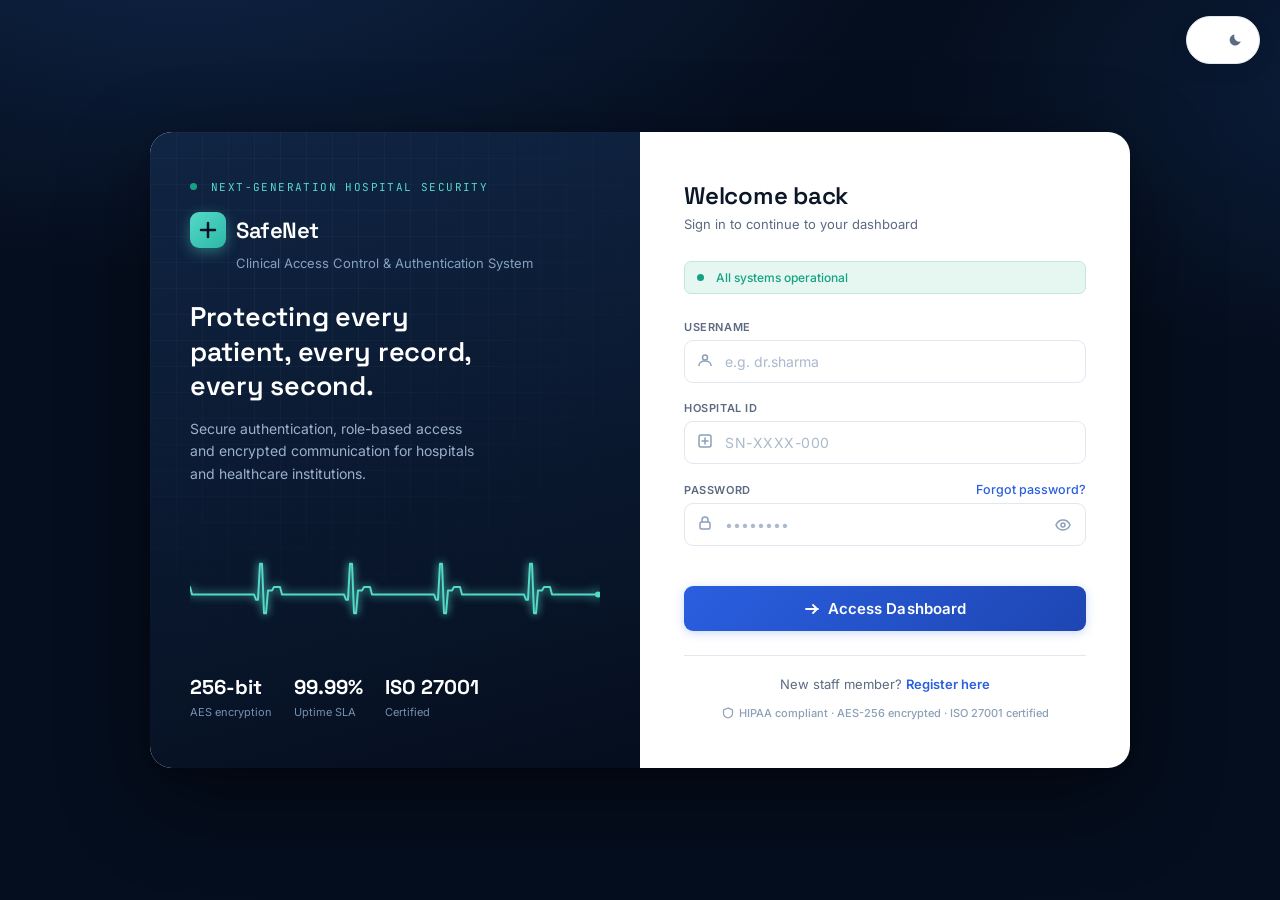
<file: frontend/index.html>
<!DOCTYPE html>
<html lang="en">
<head>
<meta charset="UTF-8">
<meta http-equiv="refresh" content="0; url=login.html">
<title>SafeNet</title>
</head>
<body>
<p>Redirecting to <a href="login.html">login</a>…</p>
<script>window.location.replace('login.html');</script>
</body>
</html>
</file>
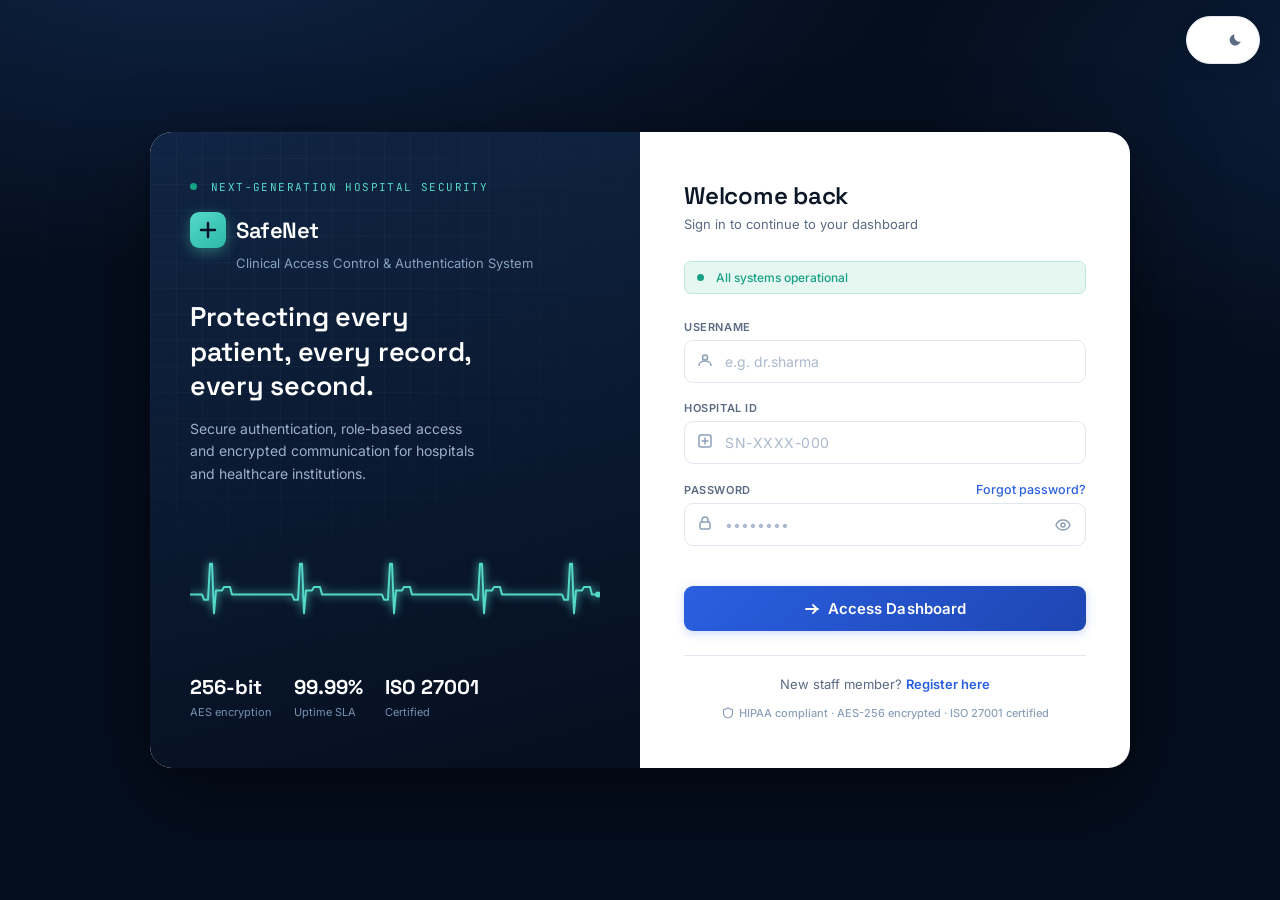
<file: frontend/admin.html>
<!DOCTYPE html>
<html lang="en">
<head>
    <meta charset="UTF-8">
    <meta name="viewport" content="width=device-width, initial-scale=1.0">
    <title>SafeNet — Admin Control</title>
    <link rel="preconnect" href="https://fonts.googleapis.com">
    <link href="https://fonts.googleapis.com/css2?family=Inter:wght@300;400;500;600;700&family=Space+Grotesk:wght@500;600;700&family=JetBrains+Mono:wght@400;500&display=swap" rel="stylesheet">
    <link rel="stylesheet" href="css/design-system.css">
    <script src="js/darkmode.js"></script>
    <link rel="stylesheet" href="css/admin.css">
</head>
<body class="app-body">

<!-- Sidebar -->
<aside>
    <div class="sidebar-brand">
        <div class="logo-icon">
            <svg width="18" height="18" viewBox="0 0 20 20" fill="none">
                <path d="M10 3v14M3 10h14" stroke="white" stroke-width="2.5" stroke-linecap="round"/>
            </svg>
        </div>
        <div>
            <span>SafeNet</span>
            <sub>Admin Console</sub>
        </div>
    </div>

    <div style="padding: 0 8px; margin-bottom: 8px;">
        <div class="sidebar-user-name" id="sidebarUserName">—</div>
        <div class="sidebar-user-id" id="sidebarUserHospitalId">—</div>
    </div>

    <span class="nav-section-label">Security</span>
    <a class="nav-item active" href="#" data-view="command" onclick="return switchView(this);">
        <svg width="15" height="15" viewBox="0 0 16 16" fill="none"><path d="M8 1L2 4v4c0 3.5 2.5 6 6 7 3.5-1 6-3.5 6-7V4L8 1z" stroke="currentColor" stroke-width="1.4"/></svg>
        Command Center
    </a>
    <a class="nav-item" href="#" data-view="anomalies" onclick="return switchView(this);">
        <svg width="15" height="15" viewBox="0 0 16 16" fill="none"><circle cx="8" cy="8" r="6" stroke="currentColor" stroke-width="1.4"/><path d="M8 5v3.5M8 11v.5" stroke="currentColor" stroke-width="1.4" stroke-linecap="round"/></svg>
        Anomaly Logs
    </a>

    <span class="nav-section-label">Staff</span>
    <a class="nav-item" href="#" data-view="approvals" onclick="return switchView(this);">
        <svg width="15" height="15" viewBox="0 0 16 16" fill="none"><circle cx="6" cy="5" r="2.5" stroke="currentColor" stroke-width="1.4"/><path d="M1 13c0-2.5 2-4 5-4s5 1.5 5 4" stroke="currentColor" stroke-width="1.4" stroke-linecap="round"/><path d="M11 7l2 2 2-2" stroke="currentColor" stroke-width="1.4" stroke-linecap="round"/></svg>
        Pending Approvals
        <span class="badge badge-amber" style="margin-left:auto; padding: 2px 7px; font-size:10px;" id="pendingBadge">2</span>
    </a>
    <a class="nav-item" href="#" data-view="access" onclick="return switchView(this);">
        <svg width="15" height="15" viewBox="0 0 16 16" fill="none"><rect x="2" y="2" width="12" height="12" rx="2" stroke="currentColor" stroke-width="1.4"/><path d="M5 8h6M8 5v6" stroke="currentColor" stroke-width="1.4" stroke-linecap="round"/></svg>
        Access Control
    </a>

    <span class="nav-section-label">System</span>
    <a class="nav-item" href="#" data-view="config" onclick="return switchView(this);">
        <svg width="15" height="15" viewBox="0 0 16 16" fill="none"><circle cx="8" cy="8" r="3" stroke="currentColor" stroke-width="1.4"/><path d="M8 1v2M8 13v2M1 8h2M13 8h2M3 3l1.5 1.5M11.5 11.5L13 13M3 13l1.5-1.5M11.5 4.5L13 3" stroke="currentColor" stroke-width="1.4" stroke-linecap="round"/></svg>
        System Config
    </a>

    <div class="sidebar-footer">
        <a class="nav-item nav-item-muted" href="#" onclick="SafeNetAPI.logout(); return false;">
            <svg width="15" height="15" viewBox="0 0 16 16" fill="none"><path d="M6 3H3a1 1 0 00-1 1v8a1 1 0 001 1h3M10 11l3-3-3-3M5 8h8" stroke="currentColor" stroke-width="1.4" stroke-linecap="round" stroke-linejoin="round"/></svg>
            Sign out
        </a>
        <div class="sidebar-status" style="margin-top:10px;">
            <span class="status-dot"></span>All nodes active
        </div>
    </div>
</aside>

<!-- Main -->
<main>
    <div class="topbar">
        <div class="topbar-title">
            <h2>Security &amp; Access Management</h2>
            <p>Staff approvals, RBAC, and IoT anomaly monitoring</p>
        </div>
        <div class="topbar-badges">
            <span class="badge badge-green"><span class="status-dot" style="width:5px;height:5px;margin-right:3px;"></span>System online</span>
            <span class="badge badge-blue">Isolation Forest · Active</span>
            <span class="badge badge-amber" id="alertBadge">⚠ 2 anomalies</span>
        </div>
    </div>

    <div class="dash-view active" id="view-command">
    <!-- Stat cards -->
    <div class="stat-grid">
        <div class="stat-card">
            <div class="stat-label">Algorithm accuracy</div>
            <div class="stat-value stat-accent">98.42<span style="font-size:14px;">%</span></div>
            <div class="stat-sub">+2.1% vs baseline SVM</div>
        </div>
        <div class="stat-card">
            <div class="stat-label">Detection latency</div>
            <div class="stat-value stat-blue">12.4<span style="font-size:14px;"> ms</span></div>
            <div class="stat-sub">Optimised for IoT footprint</div>
        </div>
        <div class="stat-card">
            <div class="stat-label">Active anomalies</div>
            <div class="stat-value stat-warn" id="anomalyCount">2</div>
            <div class="stat-sub">Awaiting triage</div>
        </div>
        <div class="stat-card">
            <div class="stat-label">Pending approvals</div>
            <div class="stat-value stat-alert" id="pendingCount">2</div>
            <div class="stat-sub">Staff registrations</div>
        </div>
    </div>

    <!-- Patient health-status analytics — Admin_Ops is unrestricted, so
         GET /patients returns every department here, unlike the clinical
         dashboards which only ever see their own. -->
    <div class="panel" style="margin-bottom:20px;">
        <div class="panel-header">
            <div>
                <div class="panel-title">Patient Health Overview</div>
                <div class="panel-sub">Live condition breakdown — all departments</div>
            </div>
        </div>
        <div class="health-overview-body">
            <div class="health-skeleton" id="healthSkeleton-admin">Loading analytics…</div>
            <div class="health-donut-wrap"><canvas class="health-donut" id="healthDonut-admin" style="display:none;"></canvas></div>
            <div class="health-legend" id="healthLegend-admin"></div>
            <div class="health-empty" id="healthEmpty-admin" style="display:none;">No patients registered yet.</div>
        </div>
    </div>
    </div>

    <!-- Approvals -->
    <div class="dash-view" id="view-approvals">
    <div class="panel">
        <div class="panel-header">
            <div>
                <div class="panel-title">Pending Staff Approvals</div>
                <div class="panel-sub">Review submitted hospital ID before activating access</div>
            </div>
            <span class="badge badge-amber" id="queueBadge">2 pending</span>
        </div>
        <div class="panel-body" id="approvalQueue">

            <div class="empty-state" id="emptyApprovals" style="display:none;">
                <svg width="28" height="28" viewBox="0 0 28 28" fill="none" style="margin:0 auto 8px;display:block;"><path d="M4 14l7 7L24 7" stroke="#0D9373" stroke-width="2" stroke-linecap="round" stroke-linejoin="round"/></svg>
                No pending approvals
            </div>
        </div>
    </div>
    </div>

    <!-- Anomaly log -->
    <div class="dash-view" id="view-anomalies">
    <div class="panel">
        <div class="panel-header">
            <div>
                <div class="panel-title">IoT Anomaly Log</div>
                <div class="panel-sub">Isolation Forest classification output</div>
            </div>
            <span class="badge badge-red" id="anomalyBadge">— active</span>
        </div>
        <div class="panel-body" id="anomalyLog">
            <div class="empty-state" id="emptyAnomalies" style="display:none;">
                <svg width="28" height="28" viewBox="0 0 28 28" fill="none" style="margin:0 auto 8px;display:block;"><path d="M4 14l7 7L24 7" stroke="#0D9373" stroke-width="2" stroke-linecap="round" stroke-linejoin="round"/></svg>
                No active anomalies
            </div>
        </div>
    </div>
    </div>

    <!-- Access table -->
    <div class="dash-view" id="view-access">
    <div class="panel">
        <div class="panel-header">
            <div>
                <div class="panel-title">Active Staff Access</div>
                <div class="panel-sub">Current RBAC role assignments across all departments</div>
            </div>
            <span class="badge badge-blue" id="staffCountBadge">— active</span>
        </div>
        <div class="panel-body">
            <table class="access-table">
                <thead>
                    <tr>
                        <th>Staff Member</th>
                        <th>Department</th>
                        <th>Role</th>
                        <th>Last login</th>
                        <th>Status</th>
                    </tr>
                </thead>
                <tbody id="staffTableBody"></tbody>
            </table>
        </div>
    </div>
    </div>

    <!-- System config (no backend-managed settings yet) -->
    <div class="dash-view" id="view-config">
    <div class="panel">
        <div class="dash-view-placeholder">
            <svg width="32" height="32" viewBox="0 0 16 16" fill="none"><circle cx="8" cy="8" r="3" stroke="currentColor" stroke-width="1.2"/><path d="M8 1v2M8 13v2M1 8h2M13 8h2M3 3l1.5 1.5M11.5 11.5L13 13M3 13l1.5-1.5M11.5 4.5L13 3" stroke="currentColor" stroke-width="1.2" stroke-linecap="round"/></svg>
            <h3>System configuration</h3>
            <p>Global system settings aren't wired up on the backend yet — this section is reserved for future controls like anomaly-detection thresholds and audit-log retention.</p>
        </div>
    </div>
    </div>

</main>

<script src="js/api.js"></script>
<script src="js/patient-analytics.js"></script>
<script src="js/effects.js"></script>
<script src="js/notification.js"></script>
<script src="js/search.js"></script>
<script src="js/global-toolbar.js"></script>
<script src="js/mobile-nav.js"></script>
<script src="js/ai.js"></script>
<script>
    let currentUser = SafeNetAPI.requireAuth();

    if (currentUser) {
        document.getElementById('sidebarUserName').textContent = currentUser.fullName || currentUser.username;
        document.getElementById('sidebarUserHospitalId').textContent = currentUser.hospitalId;
    }

    // Sidebar workspace tabs: show only the view matching the clicked nav item.
    function switchView(navEl) {
        document.querySelectorAll('.nav-item[data-view]').forEach(el => el.classList.remove('active'));
        navEl.classList.add('active');
        document.querySelectorAll('.dash-view').forEach(el => el.classList.remove('active'));
        const target = document.getElementById('view-' + navEl.dataset.view);
        if (target) target.classList.add('active');
        return false;
    }

    // This console is Admin_Ops-only server-side (see SecurityConfig); every
    // call below would 403 for anyone else, so gate the UI the same way
    // rather than letting them watch every panel fail one by one.
    if (currentUser && currentUser.role !== 'Admin_Ops') {
        document.querySelector('main').innerHTML = `
            <div class="panel" style="padding:40px;text-align:center;">
                <div class="panel-title" style="font-size:16px;margin-bottom:8px;">Access restricted</div>
                <div class="panel-sub">This console is limited to Admin_Ops accounts. Your account role is "${currentUser.role}".</div>
            </div>`;
    } else {
        loadAll();
        PatientAnalytics.render({
            canvas: 'healthDonut-admin', legend: 'healthLegend-admin',
            empty: 'healthEmpty-admin', skeleton: 'healthSkeleton-admin',
        });
    }

    const roleOptions = ['Doc_ICU', 'Doc_Cardio', 'Doc_Gyno', 'Nurse_ICU', 'Nurse_Cardio', 'Nurse_Gyno', 'Admin_Ops', 'Staff'];
    // Mirrors AuthService.deptToRole() so the pre-selected suggestion matches
    // what the system would have assigned by default at registration.
    const suggestedRole = { icu: 'Doc_ICU', cardiology: 'Doc_Cardio', gynecology: 'Doc_Gyno', admin: 'Admin_Ops' };

    function initials(u) {
        return ((u.firstName?.[0] || '') + (u.lastName?.[0] || '')).toUpperCase();
    }

    function avatarColor(seed) {
        const colors = ['#4F46E5', '#0891B2', '#C2185B', '#7B1FA2', '#0D9373', '#D97706'];
        let hash = 0;
        for (const ch of seed) hash = (hash * 31 + ch.charCodeAt(0)) | 0;
        return colors[Math.abs(hash) % colors.length];
    }

    async function loadAll() {
        await Promise.all([loadStats(), loadApprovals(), loadAnomalies(), loadStaff()]);
    }

    async function loadStats() {
        try {
            const s = await SafeNetAPI.get('/admin/stats');
            document.getElementById('pendingCount').textContent = s.pendingCount;
            document.getElementById('pendingBadge').textContent = s.pendingCount;
            const activeAnomalies = s.criticalAlerts + s.warningAlerts;
            document.getElementById('anomalyCount').textContent = activeAnomalies;
            document.getElementById('alertBadge').textContent = `⚠ ${activeAnomalies} anomalies`;
        } catch (err) {
            console.error('Failed to load stats:', err.message);
        }
    }

    async function loadApprovals() {
        const queue = document.getElementById('approvalQueue');
        const empty = document.getElementById('emptyApprovals');
        try {
            const pending = await SafeNetAPI.get('/admin/approvals');
            queue.querySelectorAll('.approval-row').forEach(r => r.remove());
            document.getElementById('queueBadge').textContent = pending.length ? `${pending.length} pending` : 'All clear';
            document.getElementById('queueBadge').className = 'badge ' + (pending.length ? 'badge-amber' : 'badge-green');
            empty.style.display = pending.length ? 'none' : 'block';

            pending.forEach(u => {
                const row = document.createElement('div');
                row.className = 'approval-row';
                row.id = 'row-' + u.id;
                row.innerHTML = `
                    <div class="avatar" style="background:${avatarColor(u.email)};">${initials(u)}</div>
                    <div class="approval-info">
                        <div class="approval-name">${u.firstName} ${u.lastName}</div>
                        <div class="approval-meta">${u.department} · ${u.email}</div>
                        ${u.idProofPath ? `<span class="view-doc" style="cursor:pointer;" onclick="viewIdProof(${u.id})">View ID proof</span>` : '<span class="view-doc" style="color:var(--muted);">No ID proof uploaded</span>'}
                    </div>
                    <div class="approval-actions">
                        <select class="role-select" id="role-${u.id}">
                            ${roleOptions.map(r => `<option ${r === suggestedRole[u.department.toLowerCase()] ? 'selected' : ''}>${r}</option>`).join('')}
                        </select>
                        <button class="btn-sm btn-approve" onclick="approveRow(${u.id})">Approve</button>
                        <button class="btn-sm btn-reject" onclick="rejectRow(${u.id})">Reject</button>
                    </div>`;
                queue.insertBefore(row, empty);
            });
        } catch (err) {
            queue.innerHTML = `<div class="empty-state">Could not load approvals: ${err.message}</div>`;
        }
    }

    async function loadAnomalies() {
        const log = document.getElementById('anomalyLog');
        const empty = document.getElementById('emptyAnomalies');
        try {
            const anomalies = await SafeNetAPI.get('/iot/anomalies?resolved=false');
            log.querySelectorAll('.anomaly-entry').forEach(e => e.remove());
            document.getElementById('anomalyBadge').textContent = `${anomalies.length} active`;
            empty.style.display = anomalies.length ? 'none' : 'block';

            anomalies.forEach(a => {
                const sevClass = a.severity === 'CRITICAL' ? 'sev-critical' : a.severity === 'WARNING' ? 'sev-warning' : 'sev-info';
                const entry = document.createElement('div');
                entry.className = 'anomaly-entry';
                entry.innerHTML = `
                    <div class="anomaly-header">
                        <span class="severity-tag ${sevClass}">${a.severity}</span>
                        <span class="anomaly-node">${a.nodeId}</span>
                        <span class="anomaly-ts">${new Date(a.detectedAt).toLocaleTimeString('en-IN', {hour:'2-digit', minute:'2-digit'})}</span>
                    </div>
                    <div class="anomaly-msg">${a.message}</div>
                    <div class="anomaly-class">Classification → ${a.classification || 'Unclassified'}</div>
                    <button class="btn-sm btn-reject" style="margin-top:8px;" onclick="resolveAnomaly(${a.id})">Mark resolved</button>`;
                log.insertBefore(entry, empty);
            });
        } catch (err) {
            log.innerHTML = `<div class="empty-state">Could not load anomalies: ${err.message}</div>`;
        }
    }

    async function loadStaff() {
        const tbody = document.getElementById('staffTableBody');
        try {
            const staff = await SafeNetAPI.get('/admin/staff');
            document.getElementById('staffCountBadge').textContent = `${staff.length} active`;
            tbody.innerHTML = staff.map(u => `
                <tr>
                    <td><strong>${u.firstName} ${u.lastName}</strong><br><span style="color:var(--muted);font-size:11px;">${u.email}</span></td>
                    <td>${u.department}</td>
                    <td><span class="role-chip">${u.role}</span></td>
                    <td class="td-mono" style="font-size:11px;">${u.lastLogin ? new Date(u.lastLogin).toLocaleString('en-IN', {dateStyle:'medium', timeStyle:'short'}) : 'Never'}</td>
                    <td><span class="badge ${u.approvalStatus === 'APPROVED' ? 'badge-green' : 'badge-amber'}">${u.approvalStatus === 'APPROVED' ? 'Active' : 'Pending review'}</span></td>
                </tr>
            `).join('');
        } catch (err) {
            tbody.innerHTML = `<tr><td colspan="5" style="text-align:center;color:var(--alert);">Could not load staff: ${err.message}</td></tr>`;
        }
    }

    async function viewIdProof(userId) {
        try {
            await SafeNetAPI.viewFile('/admin/id-proof/' + userId);
        } catch (err) {
            alert('Could not open document: ' + err.message);
        }
    }

    async function approveRow(id) {
        const role = document.getElementById('role-' + id).value;
        try {
            await SafeNetAPI.put('/admin/approve/' + id, { role });
            document.getElementById('row-' + id)?.remove();
            await loadAll();
        } catch (err) {
            alert('Could not approve: ' + err.message);
        }
    }

    async function rejectRow(id) {
        try {
            await SafeNetAPI.put('/admin/reject/' + id, {});
            document.getElementById('row-' + id)?.remove();
            await loadAll();
        } catch (err) {
            alert('Could not reject: ' + err.message);
        }
    }

    async function resolveAnomaly(id) {
        try {
            await SafeNetAPI.put('/admin/anomalies/' + id + '/resolve', {});
            await loadAnomalies();
            await loadStats();
        } catch (err) {
            alert('Could not resolve anomaly: ' + err.message);
        }
    }
</script>
</body>
</html>
</file>
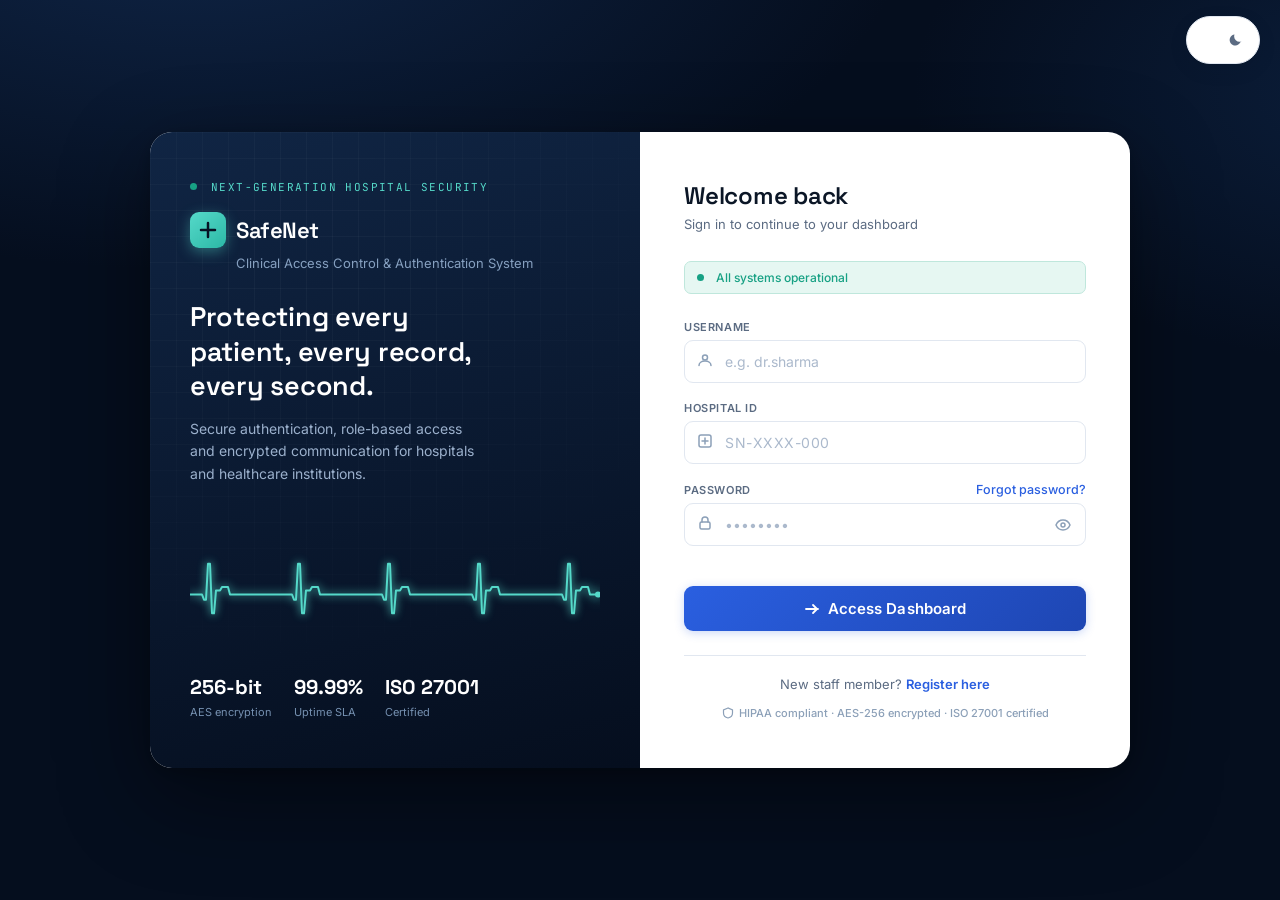
<file: frontend/dashboard_cardio.html>
<!DOCTYPE html>
<html lang="en">
<head>
    <meta charset="UTF-8">
    <meta name="viewport" content="width=device-width, initial-scale=1.0">
    <title>SafeNet — Cardiology</title>
    <link rel="preconnect" href="https://fonts.googleapis.com">
    <link href="https://fonts.googleapis.com/css2?family=Inter:wght@300;400;500;600;700&family=Space+Grotesk:wght@500;600;700&family=JetBrains+Mono:wght@400;500&display=swap" rel="stylesheet">
    <link rel="stylesheet" href="css/design-system.css">
    <script src="js/darkmode.js"></script>
    <link rel="stylesheet" href="css/dashboard-common.css">
    <link rel="stylesheet" href="css/dashboard-cardio.css">
</head>
<body class="app-body">

<aside>
    <div class="sidebar-brand">
        <div class="logo-icon">
            <svg width="18" height="18" viewBox="0 0 20 20" fill="none">
                <path d="M10 3v14M3 10h14" stroke="white" stroke-width="2.5" stroke-linecap="round"/>
            </svg>
        </div>
        <div class="sidebar-brand-text">
            <span>SafeNet</span>
            <sub>Cardiology</sub>
        </div>
    </div>

    <div style="padding: 0 8px; margin-bottom: 8px;">
        <div class="sidebar-user-name" id="sidebarUserName">—</div>
        <span class="role-chip-sidebar" id="sidebarUserRole">—</span>
    </div>

    <span class="nav-section-label">Workspace</span>
    <a class="nav-item active" href="#" data-view="diagnostics" onclick="return switchView(this);">
        <svg width="15" height="15" viewBox="0 0 16 16" fill="none"><path d="M2 8.5C2 5.5 4.5 3 8 3s6 2.5 6 5.5-2.5 5.5-6 5.5S2 11.5 2 8.5z" stroke="currentColor" stroke-width="1.4"/><path d="M5 8h6M8 5.5v5" stroke="currentColor" stroke-width="1.4" stroke-linecap="round"/></svg>
        Diagnostics &amp; ECG
    </a>
    <a class="nav-item" href="#" data-view="implants" onclick="return switchView(this);">
        <svg width="15" height="15" viewBox="0 0 16 16" fill="none"><path d="M8 2C5 2 3 4 3 6c0 4 5 8 5 8s5-4 5-8c0-2-2-4-5-4z" stroke="currentColor" stroke-width="1.4"/></svg>
        Implant Data Logs
    </a>
    <a class="nav-item" href="#" data-view="roster" onclick="return switchView(this);">
        <svg width="15" height="15" viewBox="0 0 16 16" fill="none"><circle cx="6" cy="5" r="2.5" stroke="currentColor" stroke-width="1.4"/><path d="M1 13c0-2.5 2-4 5-4s5 1.5 5 4" stroke="currentColor" stroke-width="1.4" stroke-linecap="round"/><path d="M11 7l2 2 2-2" stroke="currentColor" stroke-width="1.4" stroke-linecap="round"/></svg>
        Patient Roster
    </a>

    <div class="sidebar-footer">
        <a class="nav-item nav-item-muted" href="#" onclick="SafeNetAPI.logout(); return false;">
            <svg width="15" height="15" viewBox="0 0 16 16" fill="none"><path d="M6 3H3a1 1 0 00-1 1v8a1 1 0 001 1h3M10 11l3-3-3-3M5 8h8" stroke="currentColor" stroke-width="1.4" stroke-linecap="round" stroke-linejoin="round"/></svg>
            Sign out
        </a>
        <div class="sidebar-status">
            <span class="status-dot"></span>RBAC verified
        </div>
    </div>
</aside>

<main>
    <div class="topbar">
        <div>
            <h2>Cardiovascular Analytics</h2>
            <p>Chronic trend indices, pace metrics, and telemetry validation</p>
        </div>
        <div style="display:flex;gap:8px;align-items:center;">
            <span class="badge badge-green"><span class="status-dot" style="width:5px;height:5px;margin-right:3px;"></span>Node secure</span>
            <span class="badge badge-blue">IF Scan: Active</span>
            <span class="badge badge-red-lt">🫀 4 patients</span>
        </div>
    </div>

    <div class="dash-view active" id="view-diagnostics">
    <!-- Stats -->
    <div class="stat-row">
        <div class="stat-card">
            <div class="stat-label">Patients assigned</div>
            <div class="stat-value" id="statPatientsAssigned">4</div>
            <div class="stat-sub">Active this session</div>
        </div>
        <div class="stat-card">
            <div class="stat-label">Avg. heart rate</div>
            <div class="stat-value" id="avgHR">74 <span style="font-size:13px;color:var(--muted)">BPM</span></div>
            <div class="stat-sub">Across all monitored beds</div>
        </div>
        <div class="stat-card">
            <div class="stat-label">Pacemaker nodes</div>
            <div class="stat-value" style="color:var(--success);">2</div>
            <div class="stat-sub">Stable · No alerts</div>
        </div>
        <div class="stat-card">
            <div class="stat-label">Anomalies flagged</div>
            <div class="stat-value" style="color:var(--warn);">1</div>
            <div class="stat-sub">Sensor drift · Bed-02</div>
        </div>
    </div>

    <!-- Patient health-status analytics -->
    <div class="panel" style="margin-bottom:20px;">
        <div class="panel-header">
            <div>
                <div class="panel-title">Patient Health Overview</div>
                <div class="panel-sub">Live condition breakdown — Cardiology</div>
            </div>
        </div>
        <div class="health-overview-body">
            <div class="health-skeleton" id="healthSkeleton-cardio">Loading analytics…</div>
            <div class="health-donut-wrap"><canvas class="health-donut" id="healthDonut-cardio" style="display:none;"></canvas></div>
            <div class="health-legend" id="healthLegend-cardio"></div>
            <div class="health-empty" id="healthEmpty-cardio" style="display:none;">No patients currently assigned.</div>
        </div>
    </div>

    <!-- ECG + Metrics -->
    <div class="two-col">
        <div class="panel">
            <div class="panel-header">
                <div>
                    <div class="panel-title">Live ECG Strip — Bed 01</div>
                    <div class="panel-sub">Arthur Pendelton · Chronic Hypertension</div>
                </div>
                <span class="badge badge-green">Normal sinus</span>
            </div>
            <div class="ecg-container">
                <div class="ecg-grid"></div>
                <canvas class="ecg-canvas" id="ecgCanvas"></canvas>
                <div class="ecg-labels">
                    <span class="ecg-label-item">25 mm/s</span>
                    <span class="ecg-label-item">10 mm/mV</span>
                    <span class="ecg-label-item" id="ecgBPM">74 BPM</span>
                </div>
            </div>
        </div>

        <div class="panel">
            <div class="panel-header">
                <div>
                    <div class="panel-title">Chronic Pressure Indices</div>
                    <div class="panel-sub">7-day rolling average per patient</div>
                </div>
            </div>
            <div>
                <div class="metric-row">
                    <span class="metric-name">Arthur Pendelton</span>
                    <div class="metric-bar-wrap"><div class="metric-bar bar-red" style="width:72%;"></div></div>
                    <span class="metric-val">135/85</span>
                </div>
                <div class="metric-row">
                    <span class="metric-name">Beatrice Vance</span>
                    <div class="metric-bar-wrap"><div class="metric-bar bar-green" style="width:55%;"></div></div>
                    <span class="metric-val">120/78</span>
                </div>
                <div class="metric-row">
                    <span class="metric-name">Samuel Iyer</span>
                    <div class="metric-bar-wrap"><div class="metric-bar bar-amber" style="width:80%;"></div></div>
                    <span class="metric-val">142/92</span>
                </div>
                <div class="metric-row">
                    <span class="metric-name">Clara Mendes</span>
                    <div class="metric-bar-wrap"><div class="metric-bar bar-green" style="width:48%;"></div></div>
                    <span class="metric-val">115/72</span>
                </div>
            </div>
        </div>
    </div>
    </div>

    <!-- Patient matrix -->
    <div class="dash-view" id="view-roster">
    <div class="panel" style="margin-bottom:20px;">
        <div class="panel-header">
            <div>
                <div class="panel-title">Patient Profile Matrix</div>
                <div class="panel-sub">Current diagnoses, devices, and status</div>
            </div>
            <div style="display:flex; gap:8px; align-items:center;">
                <span class="badge badge-blue">4 assigned</span>
                <div class="dl-menu-wrap">
                    <button class="btn-secondary btn-sm" id="dlBtn-cardio">
                        <svg width="13" height="13" viewBox="0 0 16 16" fill="none"><path d="M8 2v8m0 0l-3-3m3 3l3-3M3 13h10" stroke="currentColor" stroke-width="1.6" stroke-linecap="round" stroke-linejoin="round"/></svg>
                        Download Report
                    </button>
                    <div class="dl-menu" id="dlMenu-cardio">
                        <button id="dlCsv-cardio">
                            <svg width="15" height="15" viewBox="0 0 16 16" fill="none"><rect x="2" y="2" width="12" height="12" rx="1.5" stroke="currentColor" stroke-width="1.3"/><path d="M5 6h6M5 8.5h6M5 11h3.5" stroke="currentColor" stroke-width="1.2" stroke-linecap="round"/></svg>
                            Export as CSV
                        </button>
                        <button id="dlPdf-cardio">
                            <svg width="15" height="15" viewBox="0 0 16 16" fill="none"><path d="M4 6V2h6l2 2v10H4v-2" stroke="currentColor" stroke-width="1.3" stroke-linejoin="round"/><path d="M1.5 8h9v4h-9z" stroke="currentColor" stroke-width="1.2"/></svg>
                            Printable report (PDF)
                        </button>
                        <div class="dl-menu-note">Cardiology patients only.</div>
                    </div>
                </div>
            </div>
        </div>
        <table class="patient-table">
            <thead>
                <tr>
                    <th>Patient</th>
                    <th>Diagnosis</th>
                    <th>Bed</th>
                    <th>Latest BP</th>
                    <th>Device</th>
                    <th>Status</th>
                </tr>
            </thead>
            <tbody>
                <tr>
                    <td><strong>Arthur Pendelton</strong><br><span style="color:var(--muted);font-size:11px;">M · 58 yrs</span></td>
                    <td>Chronic Hypertension</td>
                    <td style="font-family:var(--mono);">01-A</td>
                    <td><span class="bp-chip bp-high">135/85</span></td>
                    <td>—</td>
                    <td><span class="badge badge-red-lt">Monitoring</span></td>
                </tr>
                <tr>
                    <td><strong>Beatrice Vance</strong><br><span style="color:var(--muted);font-size:11px;">F · 64 yrs</span></td>
                    <td>Arrhythmia</td>
                    <td style="font-family:var(--mono);">01-B</td>
                    <td><span class="bp-chip bp-normal">120/78</span></td>
                    <td>Pacemaker X-7</td>
                    <td><span class="badge badge-green">Stable</span></td>
                </tr>
                <tr>
                    <td><strong>Samuel Iyer</strong><br><span style="color:var(--muted);font-size:11px;">M · 72 yrs</span></td>
                    <td>Heart failure (Stage II)</td>
                    <td style="font-family:var(--mono);">02-A</td>
                    <td><span class="bp-chip bp-high">142/92</span></td>
                    <td>ICD Link-3</td>
                    <td><span class="badge badge-amber">Watch</span></td>
                </tr>
                <tr>
                    <td><strong>Clara Mendes</strong><br><span style="color:var(--muted);font-size:11px;">F · 45 yrs</span></td>
                    <td>Post-angioplasty</td>
                    <td style="font-family:var(--mono);">02-B</td>
                    <td><span class="bp-chip bp-normal">115/72</span></td>
                    <td>—</td>
                    <td><span class="badge badge-green">Stable</span></td>
                </tr>
            </tbody>
        </table>
    </div>
    </div>

    <!-- Implant logs -->
    <div class="dash-view" id="view-implants">
    <div class="panel">
        <div class="panel-header">
            <div>
                <div class="panel-title">Implant Device Telemetry</div>
                <div class="panel-sub">Last received data packets from active cardiac devices</div>
            </div>
        </div>

        <div class="implant-entry">
            <div class="implant-icon">🔋</div>
            <div>
                <div class="implant-name">Pacemaker X-7 · Beatrice Vance</div>
                <div class="implant-meta">Pacing rate: 68 BPM · Battery: 87% · Last sync: 4 min ago</div>
            </div>
            <div class="implant-status"><span class="badge badge-green">Pacing stable</span></div>
        </div>

        <div class="implant-entry">
            <div class="implant-icon">⚡</div>
            <div>
                <div class="implant-name">ICD Link-3 · Samuel Iyer</div>
                <div class="implant-meta">Shock threshold: 35J · Detection: On · Last sync: 12 min ago</div>
            </div>
            <div class="implant-status"><span class="badge badge-amber">Threshold review</span></div>
        </div>
    </div>
    </div>
</main>

<script src="js/api.js"></script>
<script src="js/patient-report.js"></script>
<script src="js/patient-analytics.js"></script>
<script src="js/effects.js"></script>
<script src="js/notification.js"></script>
<script src="js/search.js"></script>
<script src="js/global-toolbar.js"></script>
<script src="js/mobile-nav.js"></script>
<script src="js/ai.js"></script>
<script>
    let currentUser = SafeNetAPI.requireAuth();
    if (currentUser) {
        document.getElementById('sidebarUserName').textContent = currentUser.fullName || currentUser.username;
        document.getElementById('sidebarUserRole').textContent = currentUser.role;
    }

    // Sidebar workspace tabs: show only the view matching the clicked nav item.
    function switchView(navEl) {
        document.querySelectorAll('.nav-item[data-view]').forEach(el => el.classList.remove('active'));
        navEl.classList.add('active');
        document.querySelectorAll('.dash-view').forEach(el => el.classList.remove('active'));
        const target = document.getElementById('view-' + navEl.dataset.view);
        if (target) target.classList.add('active');
        return false;
    }

    // ECG canvas animation
    const canvas = document.getElementById('ecgCanvas');
    const ctx = canvas.getContext('2d');
    let offset = 0;

    function resize() {
        canvas.width  = canvas.offsetWidth;
        canvas.height = canvas.offsetHeight;
    }
    resize();
    window.addEventListener('resize', resize);

    // ECG waveform points (one beat, normalized 0-1 height)
    const beat = [
        [0,0.5],[0.1,0.5],[0.15,0.48],[0.2,0.52],[0.25,0.5],  // P wave
        [0.3,0.5],[0.33,0.2],[0.35,0.9],[0.37,0.1],[0.4,0.5],  // QRS
        [0.5,0.5],[0.6,0.42],[0.7,0.5],[0.8,0.5],              // T wave
        [1,0.5]
    ];

    function ecgY(x) {
        // x is 0-1 within one beat cycle
        const bx = ((x % 1) + 1) % 1;
        let prev = beat[0], next = beat[beat.length-1];
        for (let i = 0; i < beat.length-1; i++) {
            if (bx >= beat[i][0] && bx <= beat[i+1][0]) {
                prev = beat[i]; next = beat[i+1]; break;
            }
        }
        const t = (bx - prev[0]) / (next[0] - prev[0] || 1);
        return prev[1] + (next[1] - prev[1]) * t;
    }

    let bpm = 74;
    function drawECG() {
        const W = canvas.width, H = canvas.height;
        ctx.clearRect(0, 0, W, H);

        const beatLen = W * 0.38 * (72 / bpm);
        ctx.beginPath();
        ctx.strokeStyle = '#00E676';
        ctx.lineWidth = 1.8;
        ctx.shadowColor = '#00E676';
        ctx.shadowBlur = 6;

        for (let px = 0; px < W; px++) {
            const x = (px + offset) / beatLen;
            const y = ecgY(x) * H;
            px === 0 ? ctx.moveTo(px, y) : ctx.lineTo(px, y);
        }
        ctx.stroke();

        // Scan line
        const scanX = W - (offset % beatLen);
        ctx.beginPath();
        ctx.strokeStyle = 'rgba(0,230,118,0.15)';
        ctx.lineWidth = 12;
        ctx.moveTo(scanX, 0);
        ctx.lineTo(scanX, H);
        ctx.stroke();

        offset = (offset + 1.2) % (beatLen * 4);
        requestAnimationFrame(drawECG);
    }

    drawECG();

    // Live BPM — polls the real backend instead of Math.random()
    async function pollBedVitals() {
        try {
            const v = await SafeNetAPI.get('/iot/vitals/01-A');
            bpm = v.heartRate;
            document.getElementById('ecgBPM').textContent = bpm + ' BPM';
            document.getElementById('avgHR').innerHTML = bpm + ' <span style="font-size:13px;color:var(--muted)">BPM</span>';
        } catch (err) {
            console.error('Vitals fetch failed:', err.message);
        }
    }
    pollBedVitals();
    setInterval(pollBedVitals, 3500);

    PatientReport.wireDownloadMenu({
        buttonId: 'dlBtn-cardio', menuId: 'dlMenu-cardio',
        csvBtnId: 'dlCsv-cardio', pdfBtnId: 'dlPdf-cardio',
        // GET /patients is department-scoped server-side, so this always
        // resolves to Cardiology patients only for a Cardiology account —
        // fetched fresh each click rather than cached, since the roster
        // table above is static demo markup, not backed by a live array.
        getPatients: () => SafeNetAPI.get('/patients'),
        label: 'cardiology',
        reportMeta: {
            title: 'Cardiology Patient Report',
            subtitle: 'Cardiovascular Analytics — Patient Profile Matrix',
            generatedBy: currentUser ? (currentUser.fullName || currentUser.username) : undefined,
        }
    });

    PatientAnalytics.render({
        canvas: 'healthDonut-cardio', legend: 'healthLegend-cardio',
        empty: 'healthEmpty-cardio', skeleton: 'healthSkeleton-cardio',
        assignedLabel: 'statPatientsAssigned',
    });
</script>
</body>
</html>
</file>
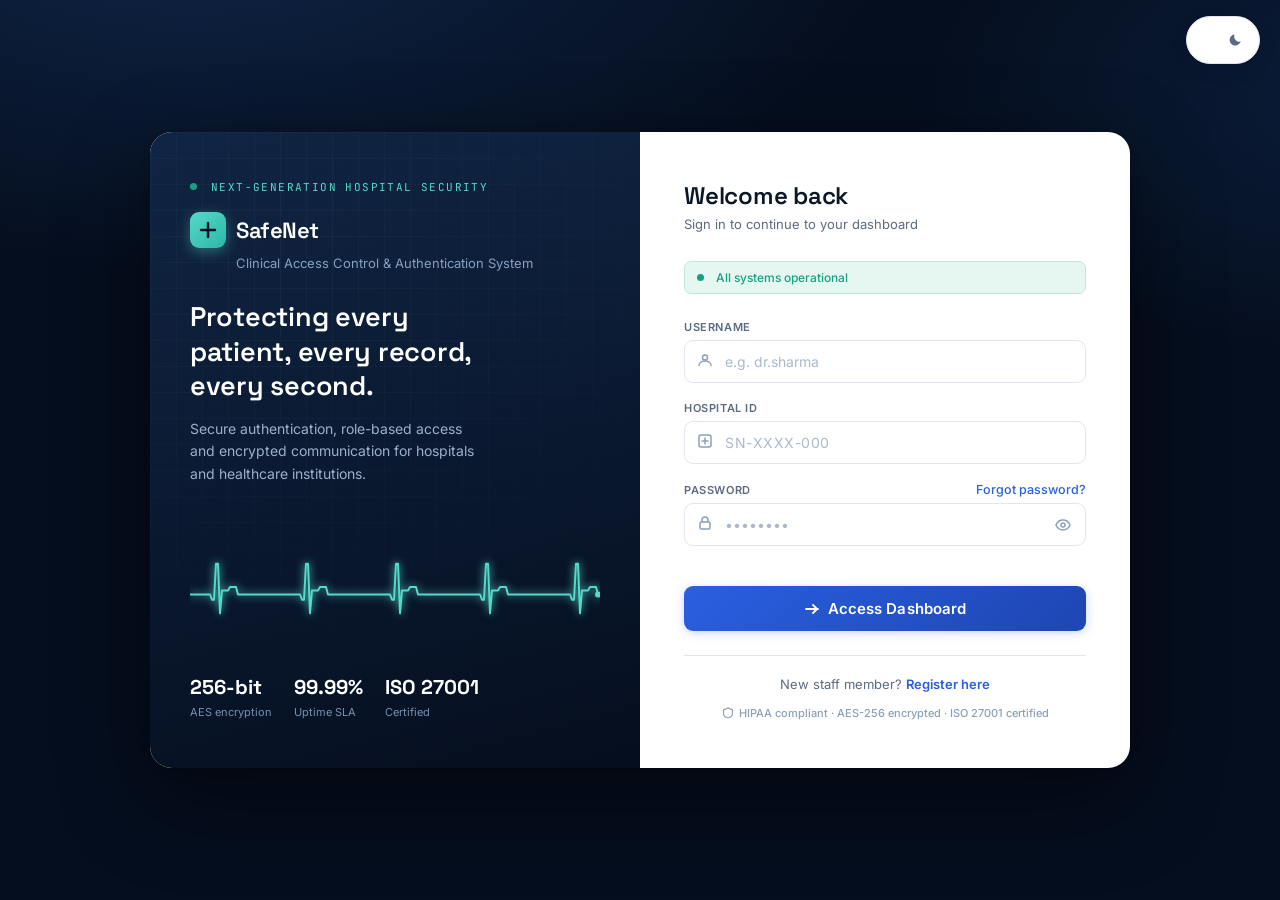
<file: frontend/dashboard_gynecology.html>
<!DOCTYPE html>
<html lang="en">
<head>
    <meta charset="UTF-8">
    <meta name="viewport" content="width=device-width, initial-scale=1.0">
    <title>SafeNet — Gynecology</title>
    <link rel="preconnect" href="https://fonts.googleapis.com">
    <link href="https://fonts.googleapis.com/css2?family=Inter:wght@300;400;500;600;700&family=Space+Grotesk:wght@500;600;700&family=JetBrains+Mono:wght@400;500&display=swap" rel="stylesheet">
    <link rel="stylesheet" href="css/design-system.css">
    <script src="js/darkmode.js"></script>
    <link rel="stylesheet" href="css/dashboard-common.css">
</head>
<body class="app-body">

<!-- Break-the-glass modal -->
<div class="modal-overlay" id="btgModal">
    <div class="modal">
        <div class="modal-icon">
            <svg width="24" height="24" viewBox="0 0 24 24" fill="none">
                <path d="M12 9v4M12 17v.5" stroke="#D62B2B" stroke-width="2" stroke-linecap="round"/>
                <path d="M10.3 4L3 17a2 2 0 001.7 3h14.6a2 2 0 001.7-3L14 4a2 2 0 00-3.7 0z" stroke="#D62B2B" stroke-width="1.8"/>
            </svg>
        </div>
        <h3>Emergency Access Override</h3>
        <p>This action bypasses standard RBAC access controls. Your credentials, timestamp, and reason will be permanently logged in the SafeNet audit trail and flagged for supervisor review.</p>
        <textarea class="modal-reason" rows="3" placeholder="State the clinical reason for override…" id="btgReason"></textarea>
        <div class="modal-actions">
            <button class="btn-modal-cancel" onclick="closeBTG()">Cancel</button>
            <button class="btn-modal-confirm" onclick="confirmBTG()">Confirm Override</button>
        </div>
        <div class="audit-note">⚠ This action cannot be undone and is fully audited</div>
    </div>
</div>

<aside>
    <div class="sidebar-brand">
        <div class="logo-icon">
            <svg width="18" height="18" viewBox="0 0 20 20" fill="none">
                <path d="M10 3v14M3 10h14" stroke="white" stroke-width="2.5" stroke-linecap="round"/>
            </svg>
        </div>
        <div class="brand-text">
            <span>SafeNet</span>
            <sub>Gynecology</sub>
        </div>
    </div>

    <div style="padding: 0 8px; margin-bottom: 8px;">
        <div class="sidebar-user-name" id="sidebarUserName">—</div>
        <span class="role-chip-sidebar" id="sidebarUserRole">—</span>
    </div>

    <span class="nav-section-label">Workspace</span>
    <a class="nav-item active" href="#" data-view="overview" onclick="return switchView(this);">
        <svg width="15" height="15" viewBox="0 0 16 16" fill="none"><circle cx="8" cy="8" r="6" stroke="currentColor" stroke-width="1.4"/><path d="M5 8h2l1-3 2 6 1-3h1" stroke="currentColor" stroke-width="1.2" stroke-linecap="round" stroke-linejoin="round"/></svg>
        Ward Overview
    </a>
    <a class="nav-item" href="patients.html">
        <svg width="15" height="15" viewBox="0 0 16 16" fill="none"><rect x="2" y="2" width="12" height="12" rx="2" stroke="currentColor" stroke-width="1.4"/><path d="M5 6h6M5 9h4" stroke="currentColor" stroke-width="1.4" stroke-linecap="round"/></svg>
        Patient Rosters
    </a>
    <a class="nav-item" href="#" data-view="orders" onclick="return switchView(this);">
        <svg width="15" height="15" viewBox="0 0 16 16" fill="none"><path d="M3 13V7l5-4 5 4v6M6 13v-3h4v3" stroke="currentColor" stroke-width="1.4" stroke-linecap="round" stroke-linejoin="round"/></svg>
        Urgent Orders
        <span class="badge badge-red" style="margin-left:auto;padding:2px 6px;font-size:10px;">2</span>
    </a>

    <span class="nav-section-label">Emergency</span>
    <button class="btg-btn" onclick="openBTG()">
        <svg width="14" height="14" viewBox="0 0 16 16" fill="none"><path d="M8 6v3M8 12v.5" stroke="currentColor" stroke-width="1.5" stroke-linecap="round"/><path d="M6.9 2.5L1.5 12a1.3 1.3 0 001.1 1.9h10.8a1.3 1.3 0 001.1-1.9L9.1 2.5a1.3 1.3 0 00-2.2 0z" stroke="currentColor" stroke-width="1.4"/></svg>
        Break the Glass
    </button>

    <div class="sidebar-footer">
        <a class="nav-item nav-item-muted" href="#" onclick="SafeNetAPI.logout(); return false;">
            <svg width="15" height="15" viewBox="0 0 16 16" fill="none"><path d="M6 3H3a1 1 0 00-1 1v8a1 1 0 001 1h3M10 11l3-3-3-3M5 8h8" stroke="currentColor" stroke-width="1.4" stroke-linecap="round" stroke-linejoin="round"/></svg>
            Sign out
        </a>
        <div class="sidebar-status">
            <span class="status-dot"></span>Node stable
        </div>
    </div>
</aside>

<main>
    <div class="topbar">
        <div>
            <h2>Maternal &amp; Gynecological Care</h2>
            <p>Continuous IoT monitoring — Beds 12 &amp; 15 · Active</p>
        </div>
        <div style="display:flex;gap:8px;align-items:center;">
            <span class="badge badge-green"><span class="status-dot" style="width:5px;height:5px;margin-right:3px;"></span>All nodes live</span>
            <span class="badge badge-purple">Antenatal monitoring: Active</span>
            <span class="badge badge-amber">⚠ 1 watch</span>
        </div>
    </div>

    <div class="dash-view active" id="view-overview">

    <!-- Patient health-status analytics -->
    <div class="panel" style="margin-bottom:20px;">
        <div class="panel-header">
            <div>
                <div class="panel-title">Patient Health Overview</div>
                <div class="panel-sub">Live condition breakdown — Gynecology &amp; Maternity</div>
            </div>
        </div>
        <div class="health-overview-body">
            <div class="health-skeleton" id="healthSkeleton-gyno">Loading analytics…</div>
            <div class="health-donut-wrap"><canvas class="health-donut" id="healthDonut-gyno" style="display:none;"></canvas></div>
            <div class="health-legend" id="healthLegend-gyno"></div>
            <div class="health-empty" id="healthEmpty-gyno" style="display:none;">No patients currently assigned.</div>
        </div>
    </div>

    <!-- Vitals — Bed 12 (Antenatal) -->
    <div style="font-size:12px;font-weight:600;text-transform:uppercase;letter-spacing:0.7px;color:var(--muted);margin-bottom:10px;">
        Bed 12-A · Preeti Nair · F · 29 yrs · Antenatal, 36 weeks
    </div>
    <div class="vitals-grid">
        <div class="vital-card">
            <div class="vital-badge"><span class="badge badge-green">Normal</span></div>
            <div class="vital-label">Maternal Heart Rate</div>
            <div class="vital-value" id="mhrVal">82<span class="vital-unit">BPM</span></div>
            <div class="vital-bar-wrap"><div class="vital-bar bar-green" id="mhrBar" style="width:55%;"></div></div>
            <div class="vital-sub">Range: 60–100 BPM</div>
        </div>
        <div class="vital-card">
            <div class="vital-badge"><span class="badge badge-green">Normal</span></div>
            <div class="vital-label">Fetal Heart Rate</div>
            <div class="vital-value" id="fhrVal">142<span class="vital-unit">BPM</span></div>
            <div class="vital-bar-wrap"><div class="vital-bar" id="fhrBar" style="width:65%;background:var(--gyn);"></div></div>
            <div class="vital-sub">Range: 110–160 BPM</div>
        </div>
        <div class="vital-card">
            <div class="vital-badge"><span class="badge badge-green">Normal</span></div>
            <div class="vital-label">Blood Pressure</div>
            <div class="vital-value" style="font-size:30px;" id="bpVal">118/76</div>
            <div class="vital-bar-wrap"><div class="vital-bar bar-blue" style="width:60%;"></div></div>
            <div class="vital-sub">No signs of preeclampsia</div>
        </div>
    </div>

    <!-- Vitals — Bed 15 (Post-op) -->
    <div style="font-size:12px;font-weight:600;text-transform:uppercase;letter-spacing:0.7px;color:var(--muted);margin-bottom:10px;">
        Bed 15-C · Fathima Rasheed · F · 34 yrs · Post-op Day 1 (Hysterectomy) · <span style="color:var(--warn);">⚠ Under watch</span>
    </div>
    <div class="vitals-grid" style="margin-bottom:24px;">
        <div class="vital-card alert-state">
            <div class="vital-badge"><span class="badge badge-amber">Watch</span></div>
            <div class="vital-label">Heart Rate</div>
            <div class="vital-value" style="color:var(--warn);" id="hr2Val">98<span class="vital-unit" style="color:var(--muted);">BPM</span></div>
            <div class="vital-bar-wrap"><div class="vital-bar" style="width:70%;background:var(--warn);"></div></div>
            <div class="vital-sub" style="color:var(--warn);">Slightly elevated — post-op monitoring</div>
        </div>
        <div class="vital-card">
            <div class="vital-badge"><span class="badge badge-amber">Watch</span></div>
            <div class="vital-label">Temperature</div>
            <div class="vital-value">38.1<span class="vital-unit">°C</span></div>
            <div class="vital-bar-wrap"><div class="vital-bar" style="width:76%;background:var(--warn);"></div></div>
            <div class="vital-sub">Monitor for post-op infection</div>
        </div>
        <div class="vital-card">
            <div class="vital-badge"><span class="badge badge-green">Normal</span></div>
            <div class="vital-label">SpO₂ Saturation</div>
            <div class="vital-value">97<span class="vital-unit">%</span></div>
            <div class="vital-bar-wrap"><div class="vital-bar bar-blue" style="width:97%;"></div></div>
            <div class="vital-sub">Target: ≥ 95%</div>
        </div>
    </div>

    <!-- Patient summaries -->
    <div class="panel" style="margin-bottom:20px;">
            <div class="panel-header">
                <div>
                    <div class="panel-title">Patient Summaries</div>
                    <div class="panel-sub">Active Gynecology &amp; Maternity roster</div>
                </div>
                <div class="dl-menu-wrap">
                    <button class="btn-secondary btn-sm" id="dlBtn-gyno">
                        <svg width="13" height="13" viewBox="0 0 16 16" fill="none"><path d="M8 2v8m0 0l-3-3m3 3l3-3M3 13h10" stroke="currentColor" stroke-width="1.6" stroke-linecap="round" stroke-linejoin="round"/></svg>
                        Download Report
                    </button>
                    <div class="dl-menu" id="dlMenu-gyno">
                        <button id="dlCsv-gyno">
                            <svg width="15" height="15" viewBox="0 0 16 16" fill="none"><rect x="2" y="2" width="12" height="12" rx="1.5" stroke="currentColor" stroke-width="1.3"/><path d="M5 6h6M5 8.5h6M5 11h3.5" stroke="currentColor" stroke-width="1.2" stroke-linecap="round"/></svg>
                            Export as CSV
                        </button>
                        <button id="dlPdf-gyno">
                            <svg width="15" height="15" viewBox="0 0 16 16" fill="none"><path d="M4 6V2h6l2 2v10H4v-2" stroke="currentColor" stroke-width="1.3" stroke-linejoin="round"/><path d="M1.5 8h9v4h-9z" stroke="currentColor" stroke-width="1.2"/></svg>
                            Printable report (PDF)
                        </button>
                        <div class="dl-menu-note">Gynecology patients only.</div>
                    </div>
                </div>
            </div>

            <div class="patient-card">
                <div class="patient-card-header">
                    <div>
                        <div class="patient-card-name">Preeti Nair</div>
                        <div class="patient-card-meta">Bed 12-A · Antenatal, 36 weeks</div>
                    </div>
                    <span class="badge badge-green">Stable</span>
                </div>
                <div class="mini-vitals">
                    <div class="mini-vital">
                        <span class="mini-vital-val" id="miniMHR">82</span>
                        <span class="mini-vital-key">Maternal BPM</span>
                    </div>
                    <div class="mini-vital">
                        <span class="mini-vital-val" id="miniFHR">142</span>
                        <span class="mini-vital-key">Fetal BPM</span>
                    </div>
                    <div class="mini-vital">
                        <span class="mini-vital-val">36.9°</span>
                        <span class="mini-vital-key">Temp</span>
                    </div>
                    <div class="mini-vital">
                        <span class="mini-vital-val">118/76</span>
                        <span class="mini-vital-key">BP</span>
                    </div>
                </div>
            </div>

            <div class="patient-card">
                <div class="patient-card-header">
                    <div>
                        <div class="patient-card-name">Fathima Rasheed</div>
                        <div class="patient-card-meta">Bed 15-C · Post-op Day 1 (Hysterectomy)</div>
                    </div>
                    <span class="badge badge-amber">Watch</span>
                </div>
                <div class="mini-vitals">
                    <div class="mini-vital alert-card-warning">
                        <span class="mini-vital-val" style="color:var(--warn);" id="miniHR2">98</span>
                        <span class="mini-vital-key">BPM</span>
                    </div>
                    <div class="mini-vital alert-card-warning">
                        <span class="mini-vital-val" style="color:var(--warn);">38.1°</span>
                        <span class="mini-vital-key">Temp</span>
                    </div>
                    <div class="mini-vital">
                        <span class="mini-vital-val">97%</span>
                        <span class="mini-vital-key">SpO₂</span>
                    </div>
                    <div class="mini-vital">
                        <span class="mini-vital-val">124/80</span>
                        <span class="mini-vital-key">BP</span>
                    </div>
                </div>
            </div>
        </div>
    </div>

    <!-- Urgent orders -->
    <div class="dash-view" id="view-orders">
    <div class="panel">
        <div class="panel-header">
            <div>
                <div class="panel-title">Urgent Order Queue</div>
                <div class="panel-sub">Stat orders pending confirmation</div>
            </div>
            <span class="badge badge-red">2 pending</span>
        </div>

        <div class="order-row" id="order-771">
            <div class="order-priority prio-high"></div>
            <div class="order-info">
                <div class="order-name">Order #771 · Obstetric Ultrasound</div>
                <div class="order-meta">Bed 12-A · Dr. Rahman · Urgent</div>
            </div>
            <div class="order-actions">
                <button class="btn-sm btn-confirm" onclick="confirmOrder('order-771')">Confirm</button>
                <button class="btn-sm btn-hold">Hold</button>
            </div>
        </div>

        <div class="order-row" id="order-772">
            <div class="order-priority prio-med"></div>
            <div class="order-info">
                <div class="order-name">Order #772 · Post-op Analgesia Review</div>
                <div class="order-meta">Bed 15-C · Dr. Rahman · Routine</div>
            </div>
            <div class="order-actions">
                <button class="btn-sm btn-confirm" onclick="confirmOrder('order-772')">Confirm</button>
                <button class="btn-sm btn-hold">Hold</button>
            </div>
        </div>
    </div>
    </div>
</main>

<script src="js/api.js"></script>
<script src="js/patient-report.js"></script>
<script src="js/patient-analytics.js"></script>
<script src="js/effects.js"></script>
<script src="js/notification.js"></script>
<script src="js/search.js"></script>
<script src="js/global-toolbar.js"></script>
<script src="js/mobile-nav.js"></script>
<script src="js/ai.js"></script>
<script>
    let currentUser = SafeNetAPI.requireAuth();
    if (currentUser) {
        document.getElementById('sidebarUserName').textContent = currentUser.fullName || currentUser.username;
        document.getElementById('sidebarUserRole').textContent = currentUser.role;
    }

    // Sidebar workspace tabs: show only the view matching the clicked nav item.
    function switchView(navEl) {
        document.querySelectorAll('.nav-item[data-view]').forEach(el => el.classList.remove('active'));
        navEl.classList.add('active');
        document.querySelectorAll('.dash-view').forEach(el => el.classList.remove('active'));
        const target = document.getElementById('view-' + navEl.dataset.view);
        if (target) target.classList.add('active');
        return false;
    }

    // Bed 12 (Antenatal) — maternal heart rate is real backend telemetry.
    // Fetal heart rate has no backend source: IoTService only simulates
    // generic bedside vitals (heartRate/spo2/rr), not obstetric-specific
    // readings, so there's nothing real to poll for FHR yet. Left
    // client-simulated rather than faking a mapping that doesn't exist.
    let fhr = 142;

    async function pollBed12() {
        try {
            const v = await SafeNetAPI.get('/iot/vitals/12-A');
            const mhr = v.heartRate;
            document.getElementById('mhrVal').innerHTML = `${mhr}<span class="vital-unit">BPM</span>`;
            document.getElementById('mhrBar').style.width = `${((mhr-60)/40)*100}%`;
            document.getElementById('miniMHR').textContent = mhr;
        } catch (err) {
            console.error('Vitals fetch failed for bed 12-A:', err.message);
        }
    }
    pollBed12();
    setInterval(pollBed12, 3800);

    setInterval(() => {
        fhr = Math.max(110, Math.min(160, fhr + (Math.random() > 0.5 ? 2 : -2)));
        document.getElementById('fhrVal').innerHTML  = `${fhr}<span class="vital-unit">BPM</span>`;
        document.getElementById('fhrBar').style.width = `${((fhr-110)/50)*100}%`;
        document.getElementById('miniFHR').textContent = fhr;
    }, 3800);

    // Bed 15 (post-op) — real backend telemetry
    async function pollBed15() {
        try {
            const v = await SafeNetAPI.get('/iot/vitals/15-C');
            const hr2 = v.heartRate;
            document.getElementById('hr2Val').innerHTML = `${hr2}<span class="vital-unit" style="color:var(--muted);">BPM</span>`;
            document.getElementById('miniHR2').textContent = hr2;
        } catch (err) {
            console.error('Vitals fetch failed for bed 15-C:', err.message);
        }
    }
    pollBed15();
    setInterval(pollBed15, 2800);

    // Break-the-glass
    function openBTG()  { document.getElementById('btgModal').classList.add('open'); }
    function closeBTG() { document.getElementById('btgModal').classList.remove('open'); document.getElementById('btgReason').value=''; }

    function confirmBTG() {
        const reason = document.getElementById('btgReason').value.trim();
        if (!reason) { document.getElementById('btgReason').style.borderColor = 'var(--alert)'; return; }
        closeBTG();
        const toast = document.createElement('div');
        toast.style.cssText = `position:fixed;bottom:24px;right:24px;background:var(--ink);color:#fff;padding:12px 18px;border-radius:10px;font-size:13px;font-weight:500;z-index:200;box-shadow:0 8px 24px rgba(0,0,0,0.3);`;
        toast.textContent = '⚠ Override activated — logged to audit trail';
        document.body.appendChild(toast);
        setTimeout(() => toast.remove(), 4000);
    }

    // Order confirmation
    function confirmOrder(id) {
        const row = document.getElementById(id);
        if (!row) return;
        row.style.opacity = '0.4';
        row.style.transition = 'opacity 0.3s';
        setTimeout(() => row.remove(), 300);
    }

    PatientReport.wireDownloadMenu({
        buttonId: 'dlBtn-gyno', menuId: 'dlMenu-gyno',
        csvBtnId: 'dlCsv-gyno', pdfBtnId: 'dlPdf-gyno',
        // GET /patients is department-scoped server-side, so this always
        // resolves to Gynecology patients only for a Gynecology account.
        getPatients: () => SafeNetAPI.get('/patients'),
        label: 'gynecology',
        reportMeta: {
            title: 'Gynecology Patient Report',
            subtitle: 'Gynecology & Maternity — Patient Summaries',
            generatedBy: currentUser ? (currentUser.fullName || currentUser.username) : undefined,
        }
    });

    PatientAnalytics.render({
        canvas: 'healthDonut-gyno', legend: 'healthLegend-gyno',
        empty: 'healthEmpty-gyno', skeleton: 'healthSkeleton-gyno',
    });
</script>
</body>
</html>
</file>
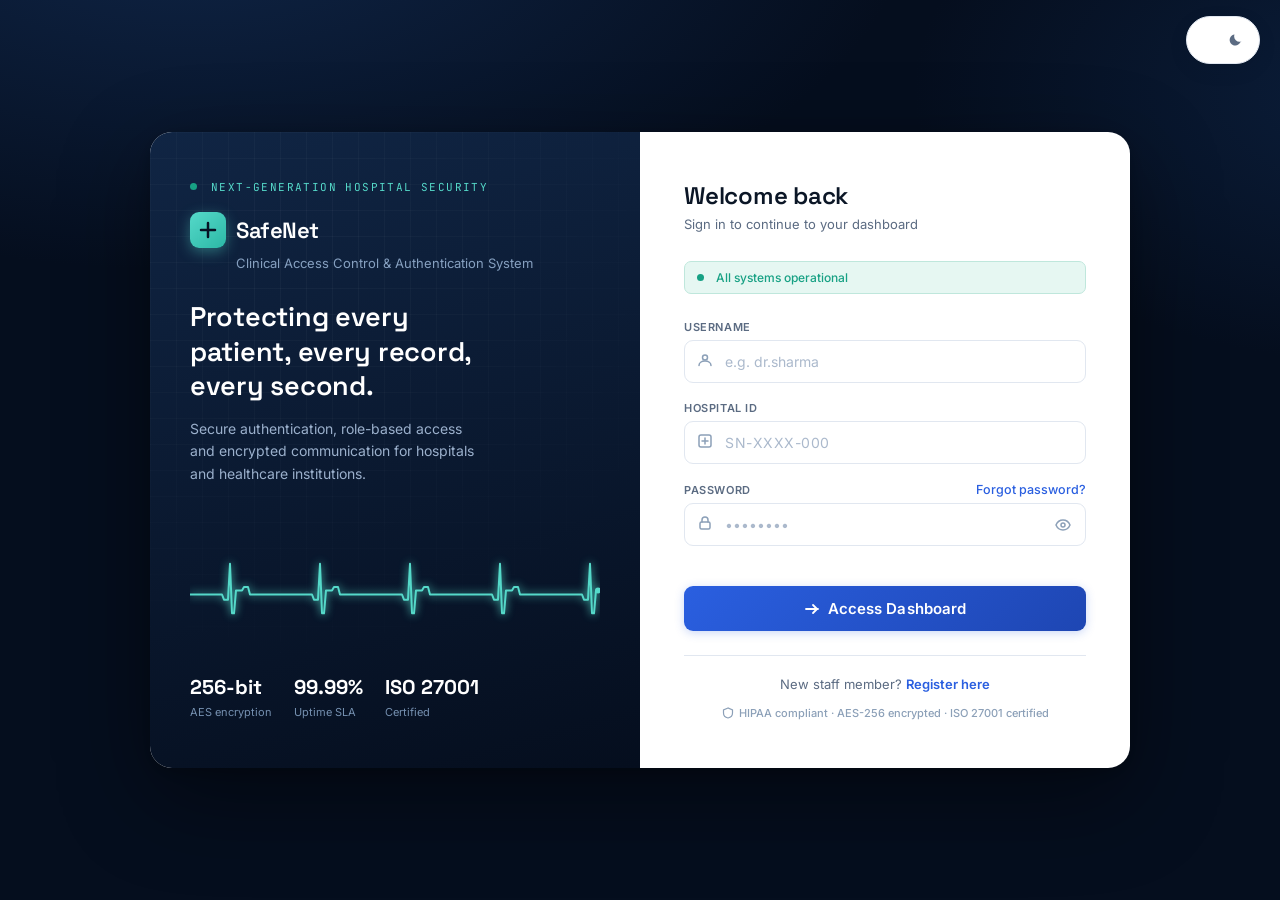
<file: frontend/dashboard_icu.html>
<!DOCTYPE html>
<html lang="en">
<head>
    <meta charset="UTF-8">
    <meta name="viewport" content="width=device-width, initial-scale=1.0">
    <title>SafeNet — ICU Command</title>
    <link rel="preconnect" href="https://fonts.googleapis.com">
    <link href="https://fonts.googleapis.com/css2?family=Inter:wght@300;400;500;600;700&family=Space+Grotesk:wght@500;600;700&family=JetBrains+Mono:wght@400;500&display=swap" rel="stylesheet">
    <link rel="stylesheet" href="css/design-system.css">
    <script src="js/darkmode.js"></script>
    <link rel="stylesheet" href="css/dashboard-common.css">
</head>
<body class="app-body">

<!-- Break-the-glass modal -->
<div class="modal-overlay" id="btgModal">
    <div class="modal">
        <div class="modal-icon">
            <svg width="24" height="24" viewBox="0 0 24 24" fill="none">
                <path d="M12 9v4M12 17v.5" stroke="#D62B2B" stroke-width="2" stroke-linecap="round"/>
                <path d="M10.3 4L3 17a2 2 0 001.7 3h14.6a2 2 0 001.7-3L14 4a2 2 0 00-3.7 0z" stroke="#D62B2B" stroke-width="1.8"/>
            </svg>
        </div>
        <h3>Emergency Access Override</h3>
        <p>This action bypasses standard RBAC access controls. Your credentials, timestamp, and reason will be permanently logged in the SafeNet audit trail and flagged for supervisor review.</p>
        <textarea class="modal-reason" rows="3" placeholder="State the clinical reason for override…" id="btgReason"></textarea>
        <div class="modal-actions">
            <button class="btn-modal-cancel" onclick="closeBTG()">Cancel</button>
            <button class="btn-modal-confirm" onclick="confirmBTG()">Confirm Override</button>
        </div>
        <div class="audit-note">⚠ This action cannot be undone and is fully audited</div>
    </div>
</div>

<aside>
    <div class="sidebar-brand">
        <div class="logo-icon">
            <svg width="18" height="18" viewBox="0 0 20 20" fill="none">
                <path d="M10 3v14M3 10h14" stroke="white" stroke-width="2.5" stroke-linecap="round"/>
            </svg>
        </div>
        <div class="brand-text">
            <span>SafeNet</span>
            <sub>ICU Command</sub>
        </div>
    </div>

    <div style="padding: 0 8px; margin-bottom: 8px;">
        <div class="sidebar-user-name" id="sidebarUserName">—</div>
        <span class="role-chip-sidebar" id="sidebarUserRole">—</span>
    </div>

    <span class="nav-section-label">Workspace</span>
    <a class="nav-item active" href="#" data-view="overview" onclick="return switchView(this);">
        <svg width="15" height="15" viewBox="0 0 16 16" fill="none"><circle cx="8" cy="8" r="6" stroke="currentColor" stroke-width="1.4"/><path d="M5 8h2l1-3 2 6 1-3h1" stroke="currentColor" stroke-width="1.2" stroke-linecap="round" stroke-linejoin="round"/></svg>
        Real-time Vitals
    </a>
    <a class="nav-item" href="patients.html">
        <svg width="15" height="15" viewBox="0 0 16 16" fill="none"><rect x="2" y="2" width="12" height="12" rx="2" stroke="currentColor" stroke-width="1.4"/><path d="M5 6h6M5 9h4" stroke="currentColor" stroke-width="1.4" stroke-linecap="round"/></svg>
        Patient Rosters
    </a>
    <a class="nav-item" href="#" data-view="orders" onclick="return switchView(this);">
        <svg width="15" height="15" viewBox="0 0 16 16" fill="none"><path d="M3 13V7l5-4 5 4v6M6 13v-3h4v3" stroke="currentColor" stroke-width="1.4" stroke-linecap="round" stroke-linejoin="round"/></svg>
        Urgent Orders
        <span class="badge badge-red" style="margin-left:auto;padding:2px 6px;font-size:10px;">3</span>
    </a>

    <span class="nav-section-label">Emergency</span>
    <button class="btg-btn" onclick="openBTG()">
        <svg width="14" height="14" viewBox="0 0 16 16" fill="none"><path d="M8 6v3M8 12v.5" stroke="currentColor" stroke-width="1.5" stroke-linecap="round"/><path d="M6.9 2.5L1.5 12a1.3 1.3 0 001.1 1.9h10.8a1.3 1.3 0 001.1-1.9L9.1 2.5a1.3 1.3 0 00-2.2 0z" stroke="currentColor" stroke-width="1.4"/></svg>
        Break the Glass
    </button>

    <div class="sidebar-footer">
        <canvas class="pulse-trace" data-color="#EF9A9A" style="width:100%; height:26px; display:block; margin-bottom:10px;"></canvas>
        <a class="nav-item nav-item-muted" href="#" onclick="SafeNetAPI.logout(); return false;">
            <svg width="15" height="15" viewBox="0 0 16 16" fill="none"><path d="M6 3H3a1 1 0 00-1 1v8a1 1 0 001 1h3M10 11l3-3-3-3M5 8h8" stroke="currentColor" stroke-width="1.4" stroke-linecap="round" stroke-linejoin="round"/></svg>
            Sign out
        </a>
        <div class="sidebar-status">
            <span class="status-dot"></span>Node stable
        </div>
    </div>
</aside>

<main>
    <div class="topbar">
        <div>
            <h2>Critical Care Telemetry</h2>
            <p>Continuous IoT monitoring — Beds 04 &amp; 07 · Active</p>
        </div>
        <div style="display:flex;gap:8px;align-items:center;">
            <span class="badge badge-green"><span class="status-dot" style="width:5px;height:5px;margin-right:3px;"></span>All nodes live</span>
            <span class="badge badge-blue">IF Scans: Active</span>
            <span class="badge badge-red">⚠ 1 critical</span>
        </div>
    </div>

    <div class="dash-view active" id="view-overview">

    <!-- Patient health-status analytics -->
    <div class="panel" style="margin-bottom:20px;">
        <div class="panel-header">
            <div>
                <div class="panel-title">Patient Health Overview</div>
                <div class="panel-sub">Live condition breakdown — ICU</div>
            </div>
        </div>
        <div class="health-overview-body">
            <div class="health-skeleton" id="healthSkeleton-icu">Loading analytics…</div>
            <div class="health-donut-wrap"><canvas class="health-donut" id="healthDonut-icu" style="display:none;"></canvas></div>
            <div class="health-legend" id="healthLegend-icu"></div>
            <div class="health-empty" id="healthEmpty-icu" style="display:none;">No patients currently assigned.</div>
        </div>
    </div>

    <!-- Vitals — Bed 04 -->
    <div style="font-size:12px;font-weight:600;text-transform:uppercase;letter-spacing:0.7px;color:var(--muted);margin-bottom:10px;">
        Bed 04-A · Maya Krishnan · F · 41 yrs
    </div>
    <div class="vitals-grid">
        <div class="vital-card">
            <div class="vital-badge"><span class="badge badge-green">Normal</span></div>
            <div class="vital-label">Heart Rate</div>
            <div class="vital-value" id="hrVal">78<span class="vital-unit">BPM</span></div>
            <div class="vital-bar-wrap"><div class="vital-bar bar-green" id="hrBar" style="width:60%;"></div></div>
            <div class="vital-sub">Range: 60–100 BPM</div>
        </div>
        <div class="vital-card">
            <div class="vital-badge"><span class="badge badge-green">Normal</span></div>
            <div class="vital-label">SpO₂ Saturation</div>
            <div class="vital-value" id="spo2Val">98<span class="vital-unit">%</span></div>
            <div class="vital-bar-wrap"><div class="vital-bar bar-blue" id="spo2Bar" style="width:98%;"></div></div>
            <div class="vital-sub">Target: ≥ 95%</div>
        </div>
        <div class="vital-card">
            <div class="vital-badge"><span class="badge badge-green">Normal</span></div>
            <div class="vital-label">Respiratory Rate</div>
            <div class="vital-value" id="rrVal">16<span class="vital-unit">RPM</span></div>
            <div class="vital-bar-wrap"><div class="vital-bar bar-gray" id="rrBar" style="width:50%;"></div></div>
            <div class="vital-sub">Range: 12–20 RPM</div>
        </div>
    </div>

    <!-- Vitals — Bed 07 -->
    <div style="font-size:12px;font-weight:600;text-transform:uppercase;letter-spacing:0.7px;color:var(--muted);margin-bottom:10px;">
        Bed 07-B · Rajan Pillai · M · 67 yrs · <span style="color:var(--alert);">⚠ Active alert</span>
    </div>
    <div class="vitals-grid" style="margin-bottom:24px;">
        <div class="vital-card alert-state">
            <div class="vital-badge"><span class="badge badge-red">Critical</span></div>
            <div class="vital-label">Heart Rate</div>
            <div class="vital-value" style="color:var(--alert);" id="hr2Val">112<span class="vital-unit" style="color:var(--muted);">BPM</span></div>
            <div class="vital-bar-wrap"><div class="vital-bar" style="width:86%;background:var(--alert);"></div></div>
            <div class="vital-sub" style="color:var(--alert);">Above upper threshold</div>
        </div>
        <div class="vital-card">
            <div class="vital-badge"><span class="badge badge-amber">Watch</span></div>
            <div class="vital-label">SpO₂ Saturation</div>
            <div class="vital-value" style="color:var(--warn);">93<span class="vital-unit">%</span></div>
            <div class="vital-bar-wrap"><div class="vital-bar" style="width:93%;background:var(--warn);"></div></div>
            <div class="vital-sub">Below target — monitor</div>
        </div>
        <div class="vital-card">
            <div class="vital-badge"><span class="badge badge-green">Normal</span></div>
            <div class="vital-label">Respiratory Rate</div>
            <div class="vital-value">18<span class="vital-unit">RPM</span></div>
            <div class="vital-bar-wrap"><div class="vital-bar bar-gray" style="width:65%;"></div></div>
            <div class="vital-sub">Range: 12–20 RPM</div>
        </div>
    </div>

    <!-- Patient summaries -->
    <div class="panel" style="margin-bottom:20px;">
            <div class="panel-header">
                <div>
                    <div class="panel-title">Patient Summaries</div>
                    <div class="panel-sub">Active ICU roster</div>
                </div>
                <div class="dl-menu-wrap">
                    <button class="btn-secondary btn-sm" id="dlBtn-icu">
                        <svg width="13" height="13" viewBox="0 0 16 16" fill="none"><path d="M8 2v8m0 0l-3-3m3 3l3-3M3 13h10" stroke="currentColor" stroke-width="1.6" stroke-linecap="round" stroke-linejoin="round"/></svg>
                        Download Report
                    </button>
                    <div class="dl-menu" id="dlMenu-icu">
                        <button id="dlCsv-icu">
                            <svg width="15" height="15" viewBox="0 0 16 16" fill="none"><rect x="2" y="2" width="12" height="12" rx="1.5" stroke="currentColor" stroke-width="1.3"/><path d="M5 6h6M5 8.5h6M5 11h3.5" stroke="currentColor" stroke-width="1.2" stroke-linecap="round"/></svg>
                            Export as CSV
                        </button>
                        <button id="dlPdf-icu">
                            <svg width="15" height="15" viewBox="0 0 16 16" fill="none"><path d="M4 6V2h6l2 2v10H4v-2" stroke="currentColor" stroke-width="1.3" stroke-linejoin="round"/><path d="M1.5 8h9v4h-9z" stroke="currentColor" stroke-width="1.2"/></svg>
                            Printable report (PDF)
                        </button>
                        <div class="dl-menu-note">ICU patients only.</div>
                    </div>
                </div>
            </div>

            <div class="patient-card">
                <div class="patient-card-header">
                    <div>
                        <div class="patient-card-name">Maya Krishnan</div>
                        <div class="patient-card-meta">Bed 04-A · Post-surgery monitoring</div>
                    </div>
                    <span class="badge badge-green">Stable</span>
                </div>
                <div class="mini-vitals">
                    <div class="mini-vital">
                        <span class="mini-vital-val" id="miniHR">78</span>
                        <span class="mini-vital-key">BPM</span>
                    </div>
                    <div class="mini-vital">
                        <span class="mini-vital-val">98%</span>
                        <span class="mini-vital-key">SpO₂</span>
                    </div>
                    <div class="mini-vital">
                        <span class="mini-vital-val">37.1°</span>
                        <span class="mini-vital-key">Temp</span>
                    </div>
                    <div class="mini-vital">
                        <span class="mini-vital-val">118/76</span>
                        <span class="mini-vital-key">BP</span>
                    </div>
                </div>
            </div>

            <div class="patient-card">
                <div class="patient-card-header">
                    <div>
                        <div class="patient-card-name">Rajan Pillai</div>
                        <div class="patient-card-meta">Bed 07-B · Acute MI · Day 2</div>
                    </div>
                    <span class="badge badge-red">Critical</span>
                </div>
                <div class="mini-vitals">
                    <div class="mini-vital alert-card-critical">
                        <span class="mini-vital-val" style="color:var(--alert);">112</span>
                        <span class="mini-vital-key">BPM</span>
                    </div>
                    <div class="mini-vital alert-card-warning">
                        <span class="mini-vital-val" style="color:var(--warn);">93%</span>
                        <span class="mini-vital-key">SpO₂</span>
                    </div>
                    <div class="mini-vital">
                        <span class="mini-vital-val">38.4°</span>
                        <span class="mini-vital-key">Temp</span>
                    </div>
                    <div class="mini-vital alert-card-critical">
                        <span class="mini-vital-val" style="color:var(--alert);">158/98</span>
                        <span class="mini-vital-key">BP</span>
                    </div>
                </div>
            </div>
        </div>
    </div>

    <!-- Urgent orders -->
    <div class="dash-view" id="view-orders">
    <div class="panel">
        <div class="panel-header">
            <div>
                <div class="panel-title">Urgent Order Queue</div>
                <div class="panel-sub">Stat orders pending confirmation</div>
            </div>
            <span class="badge badge-red">3 pending</span>
        </div>

        <div class="order-row" id="order-882">
            <div class="order-priority prio-stat"></div>
            <div class="order-info">
                <div class="order-name">Order #882 · IV Epinephrine 0.5mg</div>
                <div class="order-meta">Bed 07-B · Dr. Matthews · STAT</div>
            </div>
            <div class="order-actions">
                <button class="btn-sm btn-confirm" onclick="confirmOrder('order-882')">Confirm</button>
                <button class="btn-sm btn-hold">Hold</button>
            </div>
        </div>

        <div class="order-row" id="order-883">
            <div class="order-priority prio-high"></div>
            <div class="order-info">
                <div class="order-name">Order #883 · CBC Blood Draw</div>
                <div class="order-meta">Bed 04-A · Dr. Mehta · Urgent</div>
            </div>
            <div class="order-actions">
                <button class="btn-sm btn-confirm" onclick="confirmOrder('order-883')">Confirm</button>
                <button class="btn-sm btn-hold">Hold</button>
            </div>
        </div>

        <div class="order-row" id="order-884">
            <div class="order-priority prio-med"></div>
            <div class="order-info">
                <div class="order-name">Order #884 · Chest X-Ray (portable)</div>
                <div class="order-meta">Bed 07-B · Dr. Matthews · Routine</div>
            </div>
            <div class="order-actions">
                <button class="btn-sm btn-confirm" onclick="confirmOrder('order-884')">Confirm</button>
                <button class="btn-sm btn-hold">Hold</button>
            </div>
        </div>
    </div>
    </div>
</main>

<script src="js/api.js"></script>
<script src="js/patient-report.js"></script>
<script src="js/patient-analytics.js"></script>
<script src="js/effects.js"></script>
<script src="js/notification.js"></script>
<script src="js/search.js"></script>
<script src="js/global-toolbar.js"></script>
<script src="js/mobile-nav.js"></script>
<script src="js/ai.js"></script>
<script>
    let currentUser = SafeNetAPI.requireAuth();
    if (currentUser) {
        document.getElementById('sidebarUserName').textContent = currentUser.fullName || currentUser.username;
        document.getElementById('sidebarUserRole').textContent = currentUser.role;
    }

    // Sidebar workspace tabs: show only the view matching the clicked nav item.
    function switchView(navEl) {
        document.querySelectorAll('.nav-item[data-view]').forEach(el => el.classList.remove('active'));
        navEl.classList.add('active');
        document.querySelectorAll('.dash-view').forEach(el => el.classList.remove('active'));
        const target = document.getElementById('view-' + navEl.dataset.view);
        if (target) target.classList.add('active');
        return false;
    }

    /**
     * Polls the backend's IoT vitals endpoint rather than generating numbers
     * client-side. The backend's simulation is still synthetic under the
     * hood (no physical sensors attached), but this is the real
     * client → server round trip a hardware integration would slot into —
     * only IoTService.getVitals() would need to change, not this page.
     */
    async function pollVitals(bedId, apply) {
        try {
            const v = await SafeNetAPI.get('/iot/vitals/' + bedId);
            apply(v);
        } catch (err) {
            console.error(`Vitals fetch failed for bed ${bedId}:`, err.message);
        }
    }

    function applyBed04(v) {
        document.getElementById('hrVal').innerHTML     = `${v.heartRate}<span class="vital-unit">BPM</span>`;
        document.getElementById('spo2Val').innerHTML   = `${v.spo2}<span class="vital-unit">%</span>`;
        document.getElementById('rrVal').innerHTML     = `${v.rr}<span class="vital-unit">RPM</span>`;
        document.getElementById('hrBar').style.width   = `${((v.heartRate-60)/40)*100}%`;
        document.getElementById('spo2Bar').style.width = `${v.spo2}%`;
        document.getElementById('rrBar').style.width   = `${((v.rr-12)/8)*100}%`;
        document.getElementById('miniHR').textContent  = v.heartRate;
    }

    function applyBed07(v) {
        document.getElementById('hr2Val').innerHTML = `${v.heartRate}<span class="vital-unit" style="color:var(--muted);">BPM</span>`;
    }

    pollVitals('04-A', applyBed04);
    pollVitals('07-B', applyBed07);
    setInterval(() => pollVitals('04-A', applyBed04), 3800);
    setInterval(() => pollVitals('07-B', applyBed07), 2800);

    // Break-the-glass
    function openBTG()  { document.getElementById('btgModal').classList.add('open'); }
    function closeBTG() { document.getElementById('btgModal').classList.remove('open'); document.getElementById('btgReason').value=''; }

    async function confirmBTG() {
        const reason = document.getElementById('btgReason').value.trim();
        if (!reason) { document.getElementById('btgReason').style.borderColor = 'var(--alert)'; return; }

        const toast = document.createElement('div');
        toast.style.cssText = `position:fixed;bottom:24px;right:24px;background:var(--ink);color:#fff;padding:12px 18px;border-radius:10px;font-size:13px;font-weight:500;z-index:200;box-shadow:0 8px 24px rgba(0,0,0,0.3);`;

        try {
            await SafeNetAPI.post('/admin/btg', { reason, nodeId: 'ICU-BED-07' });
            closeBTG();
            toast.textContent = '⚠ Override activated — logged to audit trail';
        } catch (err) {
            closeBTG();
            toast.style.background = 'var(--alert)';
            toast.textContent = 'Override failed: ' + err.message;
        }
        document.body.appendChild(toast);
        setTimeout(() => toast.remove(), 4000);
    }

    // Order confirmation
    function confirmOrder(id) {
        const row = document.getElementById(id);
        if (!row) return;
        row.style.opacity = '0.4';
        row.style.transition = 'opacity 0.3s';
        setTimeout(() => row.remove(), 300);
    }

    PatientReport.wireDownloadMenu({
        buttonId: 'dlBtn-icu', menuId: 'dlMenu-icu',
        csvBtnId: 'dlCsv-icu', pdfBtnId: 'dlPdf-icu',
        // GET /patients is department-scoped server-side, so this always
        // resolves to ICU patients only for an ICU account.
        getPatients: () => SafeNetAPI.get('/patients'),
        label: 'icu',
        reportMeta: {
            title: 'ICU Patient Report',
            subtitle: 'Intensive Care — Patient Summaries',
            generatedBy: currentUser ? (currentUser.fullName || currentUser.username) : undefined,
        }
    });

    PatientAnalytics.render({
        canvas: 'healthDonut-icu', legend: 'healthLegend-icu',
        empty: 'healthEmpty-icu', skeleton: 'healthSkeleton-icu',
    });
</script>
</body>
</html>
</file>
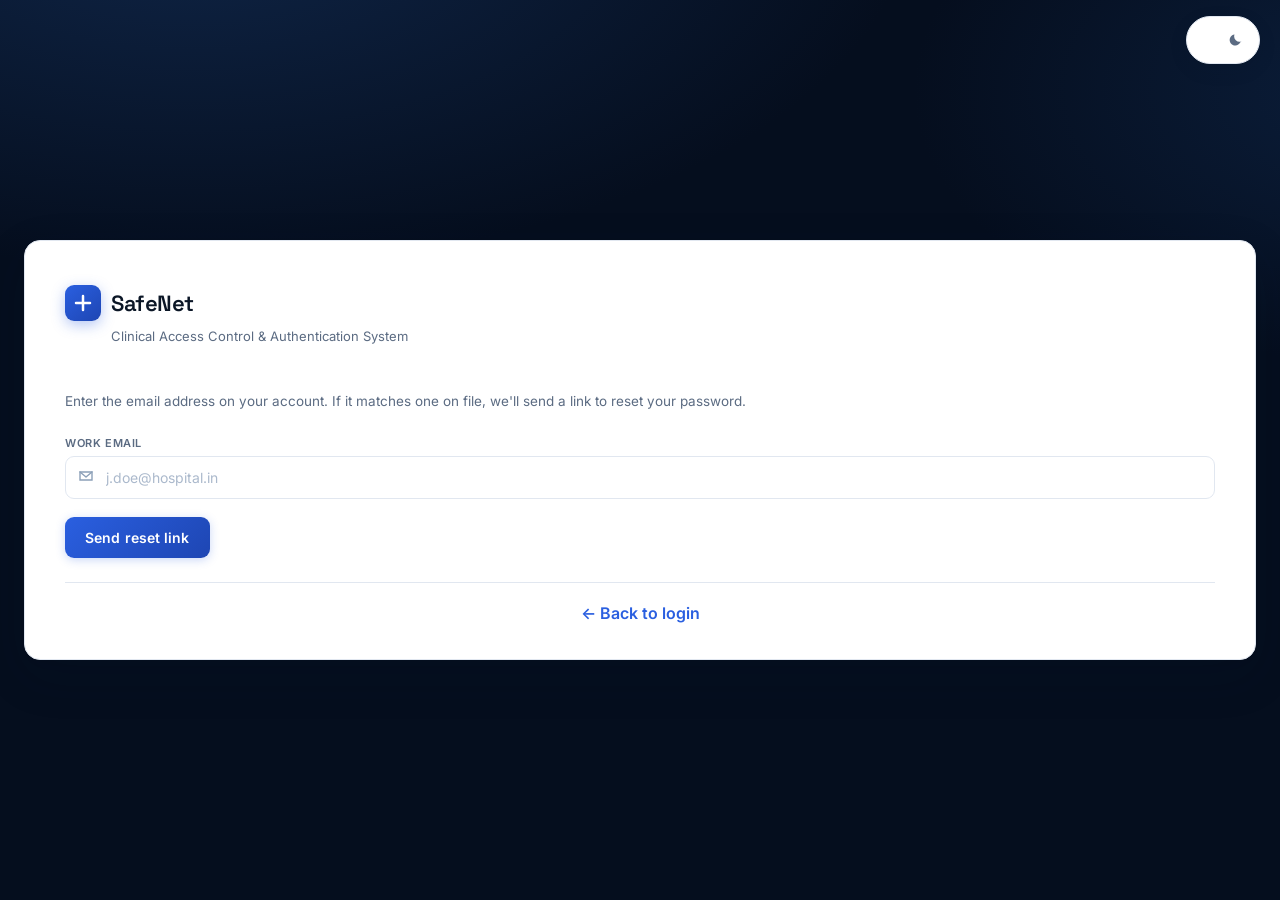
<file: frontend/forgot-password.html>
<!DOCTYPE html>
<html lang="en">
<head>
    <meta charset="UTF-8">
    <meta name="viewport" content="width=device-width, initial-scale=1.0">
    <title>SafeNet — Forgot Password</title>
    <link rel="preconnect" href="https://fonts.googleapis.com">
    <link href="https://fonts.googleapis.com/css2?family=Inter:wght@300;400;500;600;700&family=Space+Grotesk:wght@500;600;700&family=JetBrains+Mono:wght@400;500&display=swap" rel="stylesheet">
    <link rel="stylesheet" href="css/design-system.css">
    <script src="js/darkmode.js"></script>
</head>
<body class="auth-body">
    <canvas class="auth-trace" data-color="#1a3a5c"></canvas>

    <main class="card" role="main">

        <div class="header">
            <div class="wordmark">
                <div class="logo-icon" aria-hidden="true">
                    <svg width="20" height="20" viewBox="0 0 20 20" fill="none">
                        <path d="M10 3v14M3 10h14" stroke="white" stroke-width="2.5" stroke-linecap="round"/>
                    </svg>
                </div>
                <h1>SafeNet</h1>
            </div>
            <p class="tagline">Clinical Access Control &amp; Authentication System</p>
        </div>

        <!-- Request form -->
        <div id="requestPanel">
            <p class="intro">Enter the email address on your account. If it matches one on file, we'll send a link to reset your password.</p>

            <form id="forgotForm" novalidate>
                <div class="form-group">
                    <label for="email">Work email</label>
                    <div class="input-wrap">
                        <span class="input-icon" aria-hidden="true">
                            <svg width="16" height="16" viewBox="0 0 16 16" fill="none"><path d="M2 4h12v8H2V4z" stroke="currentColor" stroke-width="1.4"/><path d="M2 4l6 5 6-5" stroke="currentColor" stroke-width="1.4" stroke-linecap="round" stroke-linejoin="round"/></svg>
                        </span>
                        <input type="email" id="email" placeholder="j.doe@hospital.in" required>
                    </div>
                    <span class="field-error" id="err-email">Enter a valid email address.</span>
                </div>

                <button type="submit" class="btn-primary rippleable" id="submitBtn">Send reset link</button>
                <div class="alert-msg" id="alertMsg" role="alert"></div>
            </form>
        </div>

        <!-- Success confirmation -->
        <div class="success-panel" id="successPanel">
            <div class="success-icon">
                <svg width="24" height="24" viewBox="0 0 24 24" fill="none"><path d="M4 13l5 5L20 6" stroke="#0D9373" stroke-width="2.2" stroke-linecap="round" stroke-linejoin="round"/></svg>
            </div>
            <h2>Check your inbox</h2>
            <p>If that email matches an account, a password reset link is on its way. It expires in 30 minutes — if it doesn't arrive within a few minutes, check your spam folder before requesting another.</p>
        </div>

        <div class="card-footer">
            <a href="login.html">← Back to login</a>
        </div>

    </main>

    <script src="js/api.js"></script>
    <script src="js/effects.js"></script>
    <script src="js/notification.js"></script>
    <script src="js/search.js"></script>
    <script src="js/global-toolbar.js"></script>
    <script src="js/ai.js"></script>
    <script>
        const EMAIL_RE = /^[^\s@]+@[^\s@]+\.[a-zA-Z]{2,}$/;

        function setFieldError(id, message) {
            const el = document.getElementById(id);
            const err = document.getElementById('err-' + id);
            if (message) {
                el.classList.add('input-invalid');
                err.textContent = message;
                err.classList.add('show');
            } else {
                el.classList.remove('input-invalid');
                err.classList.remove('show');
            }
        }

        document.getElementById('forgotForm').addEventListener('submit', async function(e) {
            e.preventDefault();

            const alertEl = document.getElementById('alertMsg');
            alertEl.style.display = 'none';

            const email = document.getElementById('email').value.trim();
            if (!email || !EMAIL_RE.test(email)) {
                setFieldError('email', 'Enter a valid email address.');
                return;
            }
            setFieldError('email', null);

            const btn = document.getElementById('submitBtn');
            const original = btn.textContent;
            btn.disabled = true;
            btn.textContent = 'Sending…';

            try {
                await SafeNetAPI.forgotPassword(email);
                // Same confirmation regardless of whether the email exists —
                // the backend intentionally doesn't reveal that either way.
                document.getElementById('requestPanel').style.display = 'none';
                document.getElementById('successPanel').style.display = 'block';
            } catch (err) {
                alertEl.textContent = err.message;
                alertEl.style.display = 'block';
                btn.disabled = false;
                btn.textContent = original;
            }
        });
    </script>
</body>
</html>
</file>
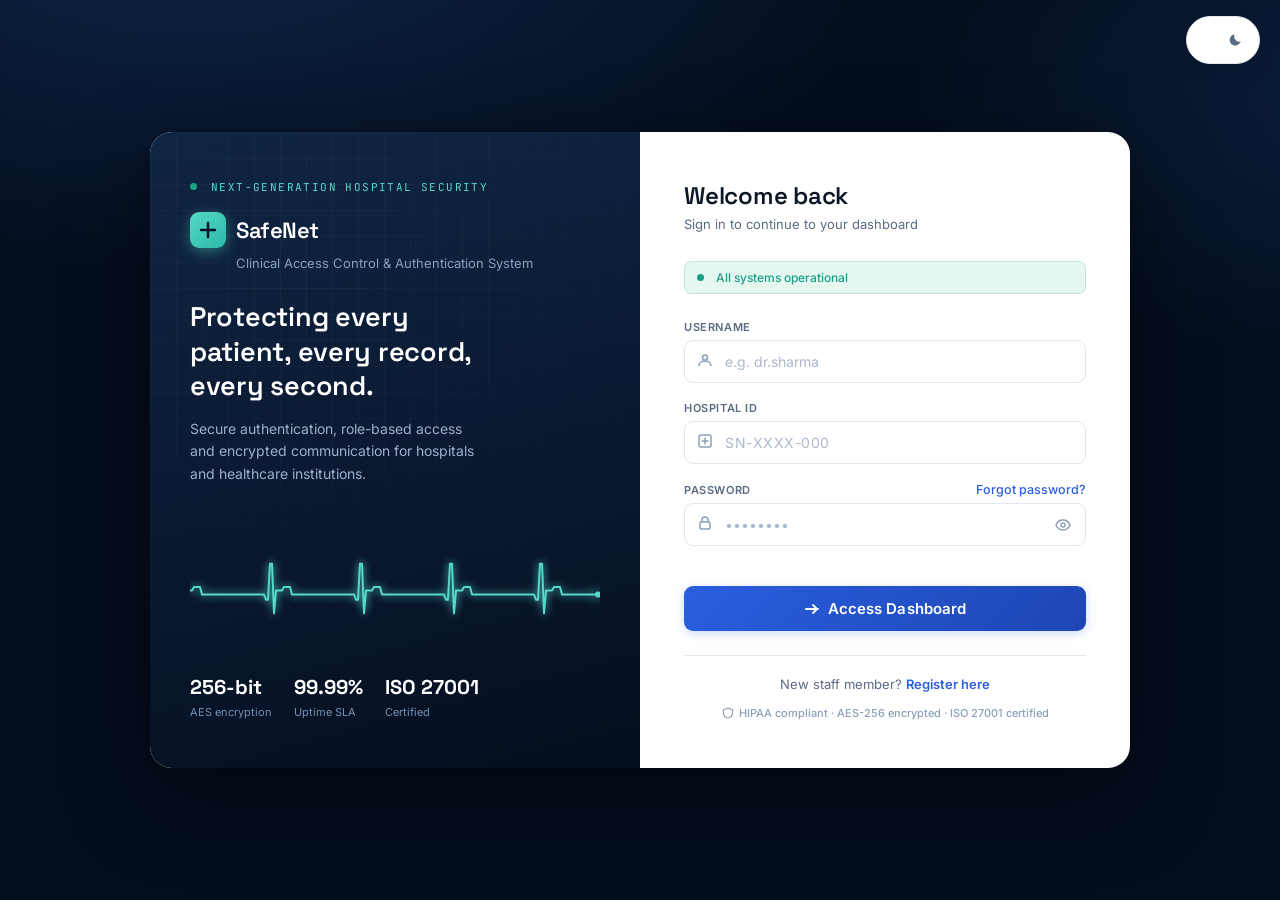
<file: frontend/help.html>
<!DOCTYPE html>
<html lang="en">
<head>
    <meta charset="UTF-8">
    <meta name="viewport" content="width=device-width, initial-scale=1.0">
    <title>SafeNet — Help & Support</title>
    <link rel="preconnect" href="https://fonts.googleapis.com">
    <link href="https://fonts.googleapis.com/css2?family=Inter:wght@300;400;500;600;700&family=Space+Grotesk:wght@500;600;700&family=JetBrains+Mono:wght@400;500&display=swap" rel="stylesheet">
    <link rel="stylesheet" href="css/design-system.css">
    <script src="js/darkmode.js"></script>
    <link rel="stylesheet" href="css/help.css">
</head>
<body class="app-body">

<div class="toast" id="toast">
    <svg width="14" height="14" viewBox="0 0 14 14" fill="none"><path d="M2 7l3.5 3.5 6.5-7" stroke="#0D9373" stroke-width="1.8" stroke-linecap="round" stroke-linejoin="round"/></svg>
    Ticket submitted — our team will respond within 4 hours
</div>

<aside>
    <div class="sidebar-brand">
        <div class="logo-icon">
            <svg width="18" height="18" viewBox="0 0 20 20" fill="none"><path d="M10 3v14M3 10h14" stroke="white" stroke-width="2.5" stroke-linecap="round"/></svg>
        </div>
        <div class="brand-text"><span>SafeNet</span><sub>Help & Support</sub></div>
    </div>

    <div style="padding: 0 8px; margin-bottom: 20px;">
        <div class="sidebar-user-name" id="sidebarUserName">—</div>
        <div class="sidebar-user-id" id="sidebarUserHospitalId">—</div>
    </div>

    <span class="nav-section-label">Navigation</span>
    <a class="nav-item" href="dashboard_icu.html">
        <svg width="15" height="15" viewBox="0 0 16 16" fill="none"><rect x="2" y="2" width="5" height="5" rx="1" stroke="currentColor" stroke-width="1.4"/><rect x="9" y="2" width="5" height="5" rx="1" stroke="currentColor" stroke-width="1.4"/><rect x="2" y="9" width="5" height="5" rx="1" stroke="currentColor" stroke-width="1.4"/><rect x="9" y="9" width="5" height="5" rx="1" stroke="currentColor" stroke-width="1.4"/></svg>
        Dashboard
    </a>
    <a class="nav-item" href="patients.html">
        <svg width="15" height="15" viewBox="0 0 16 16" fill="none"><circle cx="6" cy="5" r="2.5" stroke="currentColor" stroke-width="1.4"/><path d="M1 13c0-2.5 2-4 5-4s5 1.5 5 4" stroke="currentColor" stroke-width="1.4" stroke-linecap="round"/><path d="M11 8h4M13 6v4" stroke="currentColor" stroke-width="1.4" stroke-linecap="round"/></svg>
        Patient Records
    </a>
    <a class="nav-item" href="settings.html">
        <svg width="15" height="15" viewBox="0 0 16 16" fill="none"><circle cx="8" cy="8" r="2.5" stroke="currentColor" stroke-width="1.4"/><path d="M8 1v2M8 13v2M1 8h2M13 8h2M3 3l1.5 1.5M11.5 11.5L13 13M3 13l1.5-1.5M11.5 4.5L13 3" stroke="currentColor" stroke-width="1.4" stroke-linecap="round"/></svg>
        Settings
    </a>
    <a class="nav-item active" href="#">
        <svg width="15" height="15" viewBox="0 0 16 16" fill="none"><circle cx="8" cy="8" r="6" stroke="currentColor" stroke-width="1.4"/><path d="M6 6c0-1.1.9-2 2-2s2 .9 2 2c0 1-1 1.5-2 2" stroke="currentColor" stroke-width="1.4" stroke-linecap="round"/><circle cx="8" cy="12" r=".6" fill="currentColor"/></svg>
        Help
    </a>

    <div class="sidebar-footer">
        <a class="nav-item nav-item-muted" href="#" onclick="SafeNetAPI.logout(); return false;">
            <svg width="15" height="15" viewBox="0 0 16 16" fill="none"><path d="M6 3H3a1 1 0 00-1 1v8a1 1 0 001 1h3M10 11l3-3-3-3M5 8h8" stroke="currentColor" stroke-width="1.4" stroke-linecap="round" stroke-linejoin="round"/></svg>
            Sign out
        </a>
        <div class="sidebar-status"><span class="status-dot"></span>RBAC verified</div>
    </div>
</aside>

<main>
    <!-- Hero -->
    <div class="help-hero">
        <h2>How can we help you?</h2>
        <p>Search the SafeNet knowledge base or browse topics below</p>
        <div class="search-wrap">
            <span class="search-icon">
                <svg width="16" height="16" viewBox="0 0 16 16" fill="none"><circle cx="6.5" cy="6.5" r="4" stroke="currentColor" stroke-width="1.5"/><path d="M11 11l3 3" stroke="currentColor" stroke-width="1.5" stroke-linecap="round"/></svg>
            </span>
            <input class="search-input" placeholder="e.g. reset password, add patient, Break the Glass…" id="helpSearch" oninput="filterFAQ()">
        </div>
    </div>

    <!-- Quick links -->
    <div class="quick-grid">
        <a class="quick-card" href="#" onclick="scrollToFAQ('access')">
            <div class="quick-icon icon-tile-blue">🔐</div>
            <div class="quick-title">Access & Login</div>
            <div class="quick-sub">Passwords, 2FA, ID issues</div>
        </a>
        <a class="quick-card" href="#" onclick="scrollToFAQ('patients')">
            <div class="quick-icon icon-tile-green">🧑‍⚕️</div>
            <div class="quick-title">Patient Records</div>
            <div class="quick-sub">Add, edit, discharge patients</div>
        </a>
        <a class="quick-card" href="#" onclick="scrollToFAQ('iot')">
            <div class="quick-icon icon-tile-amber">📡</div>
            <div class="quick-title">IoT & Monitoring</div>
            <div class="quick-sub">Anomaly alerts, sensor faults</div>
        </a>
        <a class="quick-card" href="#" onclick="scrollToFAQ('admin')">
            <div class="quick-icon icon-tile-pink">🛡️</div>
            <div class="quick-title">Admin & RBAC</div>
            <div class="quick-sub">Approvals, roles, permissions</div>
        </a>
    </div>

    <div class="two-col">
        <div>
            <!-- FAQ -->
            <div class="panel">
                <div class="panel-header">
                    <div>
                        <div class="panel-title">Frequently Asked Questions</div>
                        <div class="panel-sub" id="faqCount">12 articles</div>
                    </div>
                </div>
                <div id="faqList">

                    <div class="faq-item" data-tags="access login password">
                        <div class="faq-question" onclick="toggleFAQ(this)">
                            <span><span class="faq-tag">Access</span>How do I reset my password?</span>
                            <svg class="faq-chevron" width="14" height="14" viewBox="0 0 14 14" fill="none"><path d="M3 5l4 4 4-4" stroke="currentColor" stroke-width="1.5" stroke-linecap="round"/></svg>
                        </div>
                        <div class="faq-answer">Click <strong>Sign in</strong> on the login page, then select <strong>Forgot password?</strong> Enter your registered hospital email and you'll receive a reset link within 5 minutes. If you don't receive it, check your spam folder or contact IT support.</div>
                    </div>

                    <div class="faq-item" data-tags="access login hospital id">
                        <div class="faq-question" onclick="toggleFAQ(this)">
                            <span><span class="faq-tag">Access</span>What is my Hospital ID format?</span>
                            <svg class="faq-chevron" width="14" height="14" viewBox="0 0 14 14" fill="none"><path d="M3 5l4 4 4-4" stroke="currentColor" stroke-width="1.5" stroke-linecap="round"/></svg>
                        </div>
                        <div class="faq-answer">Your Hospital ID follows the format <strong style="font-family:var(--mono);">SN-XXXX-0000</strong> — two letters for your department prefix, four letters for your name code, and a four-digit number. Example: <strong style="font-family:var(--mono);">SN-AM07-2024</strong>. You can find it on your welcome email or by asking your department admin.</div>
                    </div>

                    <div class="faq-item" data-tags="access 2fa two factor authentication">
                        <div class="faq-question" onclick="toggleFAQ(this)">
                            <span><span class="faq-tag">Access</span>How do I set up two-factor authentication?</span>
                            <svg class="faq-chevron" width="14" height="14" viewBox="0 0 14 14" fill="none"><path d="M3 5l4 4 4-4" stroke="currentColor" stroke-width="1.5" stroke-linecap="round"/></svg>
                        </div>
                        <div class="faq-answer">Go to <strong>Settings → Security → Two-Factor Authentication</strong>. Toggle on the <strong>Authenticator App (TOTP)</strong> option and scan the QR code with Google Authenticator or Authy. You'll be asked to enter a 6-digit verification code to confirm setup.</div>
                    </div>

                    <div class="faq-item" data-tags="patients records add create new">
                        <div class="faq-question" onclick="toggleFAQ(this)">
                            <span><span class="faq-tag">Patients</span>How do I add a new patient?</span>
                            <svg class="faq-chevron" width="14" height="14" viewBox="0 0 14 14" fill="none"><path d="M3 5l4 4 4-4" stroke="currentColor" stroke-width="1.5" stroke-linecap="round"/></svg>
                        </div>
                        <div class="faq-answer">Navigate to <strong>Patient Records</strong> from the sidebar, then click <strong>Add Patient</strong> in the top-right corner. Fill in the patient's name, age, gender, department, bed number, and diagnosis, then click <strong>Save Patient</strong>. The record will appear in the table immediately.</div>
                    </div>

                    <div class="faq-item" data-tags="patients discharge delete remove">
                        <div class="faq-question" onclick="toggleFAQ(this)">
                            <span><span class="faq-tag">Patients</span>How do I discharge or remove a patient?</span>
                            <svg class="faq-chevron" width="14" height="14" viewBox="0 0 14 14" fill="none"><path d="M3 5l4 4 4-4" stroke="currentColor" stroke-width="1.5" stroke-linecap="round"/></svg>
                        </div>
                        <div class="faq-answer">In the Patient Records table, click <strong>Edit</strong> on the patient row and change the status to <strong>Discharged</strong> to keep the record archived, or click <strong>Delete</strong> to remove the record permanently. Note: deletions cannot be undone — confirm before proceeding.</div>
                    </div>

                    <div class="faq-item" data-tags="iot anomaly alert sensor monitoring">
                        <div class="faq-question" onclick="toggleFAQ(this)">
                            <span><span class="faq-tag">IoT</span>What does an anomaly alert mean?</span>
                            <svg class="faq-chevron" width="14" height="14" viewBox="0 0 14 14" fill="none"><path d="M3 5l4 4 4-4" stroke="currentColor" stroke-width="1.5" stroke-linecap="round"/></svg>
                        </div>
                        <div class="faq-answer">SafeNet uses an <strong>Isolation Forest</strong> algorithm to continuously analyse IoT telemetry. When a reading falls outside the expected cluster boundaries, it raises a <strong>WARNING</strong> (sensor drift / device malfunction) or <strong>CRITICAL</strong> (security / access violation) alert. These appear in the Admin panel's anomaly log and require triage.</div>
                    </div>

                    <div class="faq-item" data-tags="iot sensor drift calibration">
                        <div class="faq-question" onclick="toggleFAQ(this)">
                            <span><span class="faq-tag">IoT</span>How do I handle a sensor drift warning?</span>
                            <svg class="faq-chevron" width="14" height="14" viewBox="0 0 14 14" fill="none"><path d="M3 5l4 4 4-4" stroke="currentColor" stroke-width="1.5" stroke-linecap="round"/></svg>
                        </div>
                        <div class="faq-answer">A <strong>Sensor Drift</strong> classification usually indicates the monitoring device needs recalibration or replacement. First verify the patient's condition manually. If the patient is stable, submit an IoT maintenance ticket via the Help desk. If critical, use manual monitoring and notify the biomedical team immediately.</div>
                    </div>

                    <div class="faq-item" data-tags="break glass emergency override access icu">
                        <div class="faq-question" onclick="toggleFAQ(this)">
                            <span><span class="faq-tag">ICU</span>When should I use Break the Glass?</span>
                            <svg class="faq-chevron" width="14" height="14" viewBox="0 0 14 14" fill="none"><path d="M3 5l4 4 4-4" stroke="currentColor" stroke-width="1.5" stroke-linecap="round"/></svg>
                        </div>
                        <div class="faq-answer"><strong>Break the Glass (BTG)</strong> is an emergency RBAC override for urgent clinical scenarios where standard access controls would delay life-critical care. It must only be used in genuine emergencies — a clinical reason is required on activation. All BTG events are permanently logged in the SafeNet audit trail and reviewed by your supervisor.</div>
                    </div>

                    <div class="faq-item" data-tags="admin approval register new staff pending">
                        <div class="faq-question" onclick="toggleFAQ(this)">
                            <span><span class="faq-tag">Admin</span>How long does staff registration approval take?</span>
                            <svg class="faq-chevron" width="14" height="14" viewBox="0 0 14 14" fill="none"><path d="M3 5l4 4 4-4" stroke="currentColor" stroke-width="1.5" stroke-linecap="round"/></svg>
                        </div>
                        <div class="faq-answer">New registrations are reviewed by the Admin team within <strong>1–2 business days</strong>. You'll receive an email to your registered address once your account is activated. If you haven't heard after 2 days, contact IT support with your submitted Hospital ID proof reference number.</div>
                    </div>

                    <div class="faq-item" data-tags="admin rbac role access permission change">
                        <div class="faq-question" onclick="toggleFAQ(this)">
                            <span><span class="faq-tag">Admin</span>How do I request a role change?</span>
                            <svg class="faq-chevron" width="14" height="14" viewBox="0 0 14 14" fill="none"><path d="M3 5l4 4 4-4" stroke="currentColor" stroke-width="1.5" stroke-linecap="round"/></svg>
                        </div>
                        <div class="faq-answer">RBAC roles are managed by the Admin team. To request a role change (e.g. department transfer or promotion), submit a support ticket below or email <strong>it-support@hospital.in</strong> with your Hospital ID, current role, and the requested new role. Your department head will need to co-sign the request.</div>
                    </div>

                    <div class="faq-item" data-tags="session logout security device revoke">
                        <div class="faq-question" onclick="toggleFAQ(this)">
                            <span><span class="faq-tag">Security</span>How do I sign out of other devices?</span>
                            <svg class="faq-chevron" width="14" height="14" viewBox="0 0 14 14" fill="none"><path d="M3 5l4 4 4-4" stroke="currentColor" stroke-width="1.5" stroke-linecap="round"/></svg>
                        </div>
                        <div class="faq-answer">Go to <strong>Settings → Security → Active Sessions</strong>. You'll see all devices currently signed in. Click <strong>Revoke</strong> next to any session you don't recognise, or click <strong>Sign out all other sessions</strong> to immediately invalidate all devices except your current one.</div>
                    </div>

                    <div class="faq-item" data-tags="hipaa compliance data security privacy">
                        <div class="faq-question" onclick="toggleFAQ(this)">
                            <span><span class="faq-tag">Security</span>Is SafeNet HIPAA compliant?</span>
                            <svg class="faq-chevron" width="14" height="14" viewBox="0 0 14 14" fill="none"><path d="M3 5l4 4 4-4" stroke="currentColor" stroke-width="1.5" stroke-linecap="round"/></svg>
                        </div>
                        <div class="faq-answer">Yes. SafeNet is built to HIPAA, ISO 27001, and DPDP Act standards. All data is encrypted at rest (AES-256-GCM) and in transit (TLS 1.3). Access is controlled by RBAC, all actions are logged in an immutable audit trail, and the system undergoes quarterly third-party security audits.</div>
                    </div>

                </div>
            </div>
        </div>

        <div>
            <!-- System status -->
            <div class="panel" style="margin-bottom:20px;">
                <div class="panel-header">
                    <div class="panel-title">System Status</div>
                </div>
                <div class="status-row">
                    <span class="status-name">Core Platform</span>
                    <span class="status-pill"><span class="status-pill-dot"></span>Operational</span>
                </div>
                <div class="status-row">
                    <span class="status-name">IoT Telemetry</span>
                    <span class="status-pill"><span class="status-pill-dot"></span>Operational</span>
                </div>
                <div class="status-row">
                    <span class="status-name">Auth Services</span>
                    <span class="status-pill"><span class="status-pill-dot"></span>Operational</span>
                </div>
                <div class="status-row">
                    <span class="status-name">Database</span>
                    <span class="status-pill"><span class="status-pill-dot"></span>Operational</span>
                </div>
                <div class="status-row">
                    <span class="status-name">Anomaly Engine</span>
                    <span class="status-pill"><span class="status-pill-dot"></span>Operational</span>
                </div>
            </div>

            <!-- Contact -->
            <div class="panel" style="margin-bottom:20px;">
                <div class="panel-header"><div class="panel-title">Contact Support</div></div>
                <div class="contact-card">
                    <div class="contact-icon icon-tile-blue">
                        <svg width="16" height="16" viewBox="0 0 16 16" fill="none"><rect x="2" y="4" width="12" height="8" rx="1.5" stroke="var(--pulse)" stroke-width="1.4"/><path d="M2 5l6 4 6-4" stroke="var(--pulse)" stroke-width="1.4" stroke-linecap="round"/></svg>
                    </div>
                    <div>
                        <div class="contact-name">Email Support</div>
                        <div class="contact-detail">Response within 4 hours</div>
                        <a class="contact-link" href="mailto:it-support@hospital.in">it-support@hospital.in</a>
                    </div>
                </div>
                <div class="contact-card">
                    <div class="contact-icon icon-tile-green">
                        <svg width="16" height="16" viewBox="0 0 16 16" fill="none"><rect x="3" y="1" width="10" height="14" rx="2" stroke="var(--success)" stroke-width="1.4"/><circle cx="8" cy="12.5" r=".8" fill="var(--success)"/></svg>
                    </div>
                    <div>
                        <div class="contact-name">Emergency IT Helpline</div>
                        <div class="contact-detail">24 × 7 for critical incidents</div>
                        <a class="contact-link" href="tel:+911800000000">+91 1800-000-0000</a>
                    </div>
                </div>
                <div class="contact-card">
                    <div class="contact-icon icon-tile-amber">
                        <svg width="16" height="16" viewBox="0 0 16 16" fill="none"><path d="M8 2C5 2 3 4 3 6c0 3 3 5 5 7 2-2 5-4 5-7 0-2-2-4-5-4z" stroke="var(--warn)" stroke-width="1.4"/><circle cx="8" cy="6" r="1.5" stroke="var(--warn)" stroke-width="1.2"/></svg>
                    </div>
                    <div>
                        <div class="contact-name">On-site IT Desk</div>
                        <div class="contact-detail">Block B · Room 014 · Mon–Fri 8 AM–6 PM</div>
                        <a class="contact-link" href="#">Get directions</a>
                    </div>
                </div>
            </div>

            <!-- Raise ticket -->
            <div class="panel">
                <div class="panel-header"><div class="panel-title">Raise a Support Ticket</div></div>
                <div style="padding:18px 20px;">
                    <div class="form-group">
                        <label class="form-label">Category</label>
                        <select class="form-select" id="t-category">
                            <option value="" disabled selected>Select issue type</option>
                            <option>Login / Access</option>
                            <option>Patient Records</option>
                            <option>IoT / Sensors</option>
                            <option>RBAC / Permissions</option>
                            <option>Security Concern</option>
                            <option>Other</option>
                        </select>
                        <span class="field-error" id="err-t-category">Select an issue type.</span>
                    </div>
                    <div class="form-group">
                        <label class="form-label">Subject</label>
                        <input class="form-input" id="t-subject" placeholder="Brief description of the issue">
                        <span class="field-error" id="err-t-subject">Enter a subject (min 5 characters).</span>
                    </div>
                    <div class="form-group">
                        <label class="form-label">Details</label>
                        <textarea class="form-textarea" id="t-details" rows="4" placeholder="Describe the issue in detail — steps to reproduce, error messages, affected node…"></textarea>
                        <span class="field-error" id="err-t-details">Enter details (min 15 characters).</span>
                    </div>
                    <button class="btn-primary" onclick="submitTicket()" style="width:100%;">Submit Ticket</button>
                </div>
            </div>
        </div>
    </div>
</main>

<script src="js/api.js"></script>
<script src="js/effects.js"></script>
<script src="js/notification.js"></script>
<script src="js/search.js"></script>
<script src="js/global-toolbar.js"></script>
<script src="js/mobile-nav.js"></script>
<script src="js/ai.js"></script>
<script>
    let currentUser = SafeNetAPI.requireAuth();
    if (currentUser) {
        document.getElementById('sidebarUserName').textContent = currentUser.fullName || currentUser.username;
        document.getElementById('sidebarUserHospitalId').textContent = currentUser.hospitalId;
    }

    function toggleFAQ(el) {
        const item = el.closest('.faq-item');
        const isOpen = item.classList.contains('open');
        document.querySelectorAll('.faq-item.open').forEach(i => i.classList.remove('open'));
        if (!isOpen) item.classList.add('open');
    }

    function filterFAQ() {
        const q = document.getElementById('helpSearch').value.toLowerCase();
        let visible = 0;
        document.querySelectorAll('.faq-item').forEach(item => {
            const tags = item.dataset.tags || '';
            const text = item.textContent.toLowerCase();
            const match = !q || text.includes(q) || tags.includes(q);
            item.style.display = match ? '' : 'none';
            if (match) visible++;
        });
        document.getElementById('faqCount').textContent = visible + ' article' + (visible !== 1 ? 's' : '');
    }

    function scrollToFAQ(tag) {
        document.getElementById('helpSearch').value = tag;
        filterFAQ();
        document.getElementById('faqList').scrollIntoView({ behavior: 'smooth' });
    }

    function setFieldError(id, message) {
        const el = document.getElementById(id);
        const err = document.getElementById('err-' + id);
        if (message) {
            el.classList.add('input-invalid');
            err.textContent = message;
            err.classList.add('show');
        } else {
            el.classList.remove('input-invalid');
            err.classList.remove('show');
        }
    }

    async function submitTicket() {
        const category = document.getElementById('t-category').value;
        const subject = document.getElementById('t-subject').value.trim();
        const details = document.getElementById('t-details').value.trim();

        let valid = true;
        if (!category) { setFieldError('t-category', 'Select an issue type.'); valid = false; }
        else setFieldError('t-category', null);

        if (subject.length < 5) { setFieldError('t-subject', 'Enter a subject (min 5 characters).'); valid = false; }
        else setFieldError('t-subject', null);

        if (details.length < 15) { setFieldError('t-details', 'Enter details (min 15 characters).'); valid = false; }
        else setFieldError('t-details', null);

        if (!valid) return;

        const btn = document.querySelector('button[onclick="submitTicket()"]');
        const original = btn.textContent;
        btn.disabled = true; btn.textContent = 'Submitting…';

        try {
            await SafeNetAPI.post('/support/tickets', { category, subject, details });

            const t = document.getElementById('toast');
            t.classList.add('show');
            setTimeout(() => t.classList.remove('show'), 4000);

            document.getElementById('t-category').selectedIndex = 0;
            document.getElementById('t-subject').value = '';
            document.getElementById('t-details').value = '';
        } catch (err) {
            setFieldError('t-details', err.message);
        } finally {
            btn.disabled = false; btn.textContent = original;
        }
    }
</script>
</body>
</html>
</file>
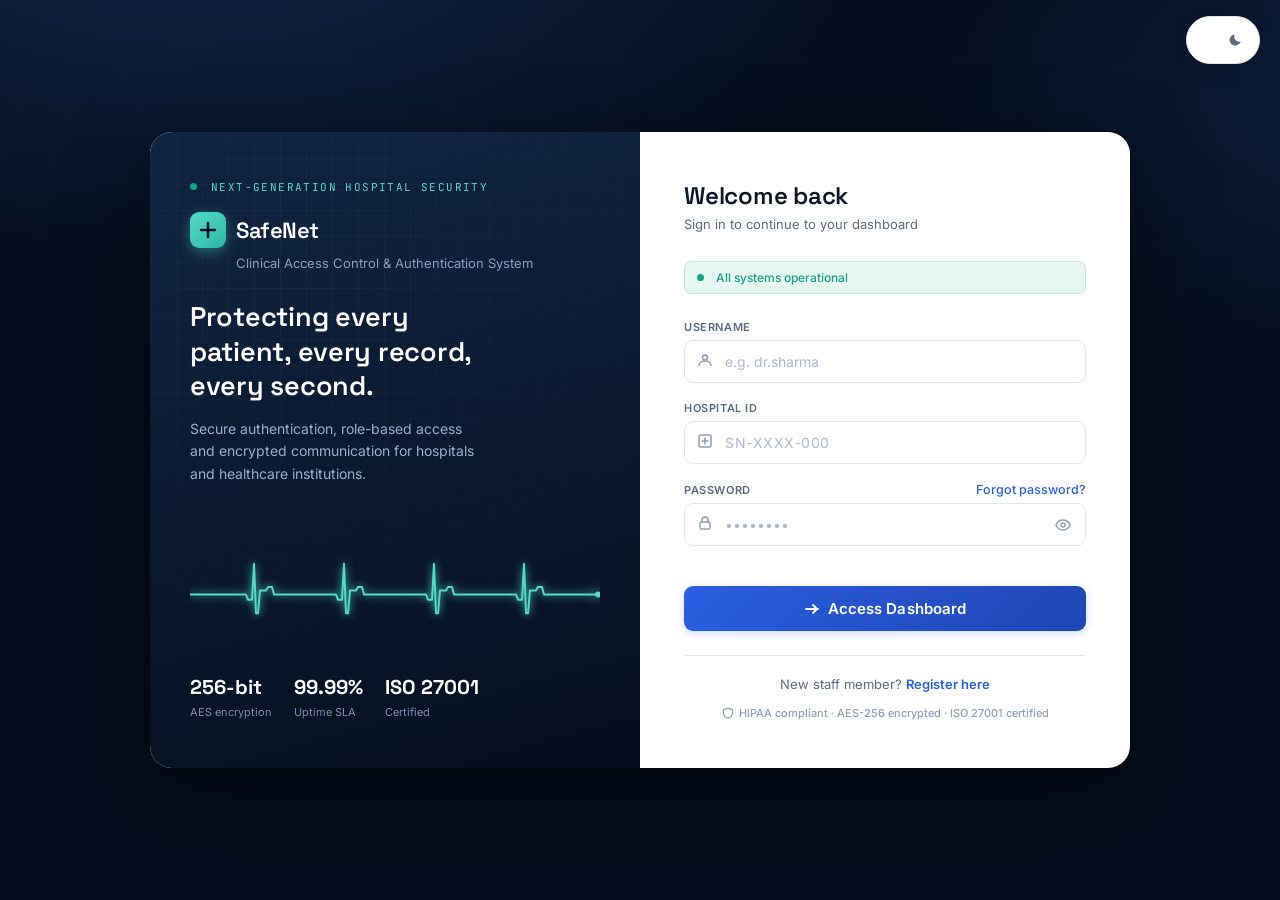
<file: frontend/login.html>
<!DOCTYPE html>
<html lang="en">
<head>
    <meta charset="UTF-8">
    <meta name="viewport" content="width=device-width, initial-scale=1.0">
    <title>SafeNet — Secure Clinical Login</title>
    <link rel="preconnect" href="https://fonts.googleapis.com">
    <link href="https://fonts.googleapis.com/css2?family=Inter:wght@300;400;500;600;700&family=Space+Grotesk:wght@500;600;700&family=JetBrains+Mono:wght@400;500&display=swap" rel="stylesheet">
    <link rel="stylesheet" href="css/design-system.css">
    <script src="js/darkmode.js"></script>
</head>
<body class="auth-body">

    <canvas class="auth-trace" data-color="#1a3a5c"></canvas>

    <div class="auth-wrap">

        <!-- Dark brand side -->
        <div class="auth-side">
            <div class="auth-side-content">
                <div class="eyebrow">
                    <span class="pulse-dot"></span> Next-generation hospital security
                </div>
                <div class="wordmark">
                    <div class="logo-icon" aria-hidden="true">
                        <svg width="20" height="20" viewBox="0 0 20 20" fill="none">
                            <path d="M10 3v14M3 10h14" stroke="#071224" stroke-width="2.5" stroke-linecap="round"/>
                        </svg>
                    </div>
                    <h1>SafeNet</h1>
                </div>
                <p class="tagline">Clinical Access Control &amp; Authentication System</p>
                <h2 style="margin-top:28px;">Protecting every patient, every record, every second.</h2>
                <p class="lede">Secure authentication, role-based access and encrypted communication for hospitals and healthcare institutions.</p>
            </div>

            <div class="auth-side-trace">
                <canvas class="pulse-trace" data-color="#55D9C9" style="width:100%; height:100%;"></canvas>
            </div>

            <div class="auth-stat-row">
                <div><b>256-bit</b><span>AES encryption</span></div>
                <div><b>99.99%</b><span>Uptime SLA</span></div>
                <div><b>ISO 27001</b><span>Certified</span></div>
            </div>
        </div>

        <!-- Form side -->
        <div class="auth-form-side">

            <div class="header">
                <h1 class="display" style="font-size:24px; font-weight:600; margin-bottom:4px;">Welcome back</h1>
                <p class="tagline" style="margin-left:0;">Sign in to continue to your dashboard</p>
            </div>

            <div class="status-bar" role="status">
                <span class="pulse-dot"></span>
                All systems operational
            </div>

            <form id="loginForm" novalidate>

                <!-- Username -->
                <div class="form-group">
                    <label for="username">Username</label>
                    <div class="input-wrap">
                        <span class="input-icon" aria-hidden="true">
                            <svg width="16" height="16" viewBox="0 0 16 16" fill="none">
                                <circle cx="8" cy="5.5" r="2.5" stroke="currentColor" stroke-width="1.5"/>
                                <path d="M2 13.5C2 11 4.5 9 8 9s6 2 6 4.5" stroke="currentColor" stroke-width="1.5" stroke-linecap="round"/>
                            </svg>
                        </span>
                        <input type="text" id="username" name="username" autocomplete="username"
                               placeholder="e.g. dr.sharma" required>
                    </div>
                    <span class="field-error" id="err-username">Enter your username.</span>
                </div>

                <!-- Hospital ID -->
                <div class="form-group">
                    <label for="hospital-id">Hospital ID</label>
                    <div class="input-wrap">
                        <span class="input-icon" aria-hidden="true">
                            <svg width="16" height="16" viewBox="0 0 16 16" fill="none">
                                <rect x="2" y="2" width="12" height="12" rx="2" stroke="currentColor" stroke-width="1.5"/>
                                <path d="M5 8h6M8 5v6" stroke="currentColor" stroke-width="1.5" stroke-linecap="round"/>
                            </svg>
                        </span>
                        <input type="text" id="hospital-id" name="hospitalId" class="id-input"
                               placeholder="SN-XXXX-000" autocomplete="off" required maxlength="11">
                    </div>
                    <span class="field-error" id="err-hospital-id">Format must be SN-XXXX-000.</span>
                </div>

                <!-- Password -->
                <div class="form-group">
                    <div style="display:flex; justify-content:space-between; align-items:baseline;">
                        <label for="password">Password</label>
                        <a href="forgot-password.html" style="font-size:12.5px; color:var(--pulse); text-decoration:none; font-weight:500;">Forgot password?</a>
                    </div>
                    <div class="input-wrap pw-wrap">
                        <span class="input-icon" aria-hidden="true">
                            <svg width="16" height="16" viewBox="0 0 16 16" fill="none">
                                <rect x="3" y="7" width="10" height="7" rx="1.5" stroke="currentColor" stroke-width="1.5"/>
                                <path d="M5 7V5a3 3 0 116 0v2" stroke="currentColor" stroke-width="1.5" stroke-linecap="round"/>
                            </svg>
                        </span>
                        <input type="password" id="password" name="password" autocomplete="current-password"
                               placeholder="••••••••" required>
                        <button type="button" class="pw-toggle" id="pwToggle" aria-label="Show password">
                            <svg id="eyeIcon" width="16" height="16" viewBox="0 0 16 16" fill="none">
                                <path d="M1 8C2.5 4.5 5 3 8 3s5.5 1.5 7 5c-1.5 3.5-4 5-7 5S2.5 11.5 1 8z" stroke="currentColor" stroke-width="1.5"/>
                                <circle cx="8" cy="8" r="2" stroke="currentColor" stroke-width="1.5"/>
                            </svg>
                        </button>
                    </div>
                    <span class="field-error" id="err-password">Password must be at least 6 characters.</span>
                </div>

                <!-- Error / info messages -->
                <div class="alert-msg" id="alertMsg" role="alert"></div>
                <div class="info-msg" id="infoMsg" role="status"></div>

                <!-- Submit -->
                <button type="submit" class="btn-login rippleable">
                    <svg width="16" height="16" viewBox="0 0 16 16" fill="none" aria-hidden="true">
                        <path d="M2 8h12M9 4l4 4-4 4" stroke="currentColor" stroke-width="1.8" stroke-linecap="round" stroke-linejoin="round"/>
                    </svg>
                    Access Dashboard
                </button>

            </form>

            <!-- Footer -->
            <div class="card-footer">
                <p>New staff member? <a href="register.html">Register here</a></p>
                <div class="security-badge" aria-label="Security information">
                    <svg width="12" height="12" viewBox="0 0 12 12" fill="none" aria-hidden="true">
                        <path d="M6 1L1.5 3v3c0 2.5 2 4.5 4.5 5 2.5-.5 4.5-2.5 4.5-5V3L6 1z" stroke="currentColor" stroke-width="1.2"/>
                    </svg>
                    HIPAA compliant · AES-256 encrypted · ISO 27001 certified
                </div>
            </div>

        </div>
    </div>

    <script src="js/api.js"></script>
    <script src="js/effects.js"></script>
    <script src="js/notification.js"></script>
    <script src="js/search.js"></script>
    <script src="js/global-toolbar.js"></script>
    <script src="js/ai.js"></script>
    <script>
        // Password visibility toggle
        const pwToggle = document.getElementById('pwToggle');
        const pwInput = document.getElementById('password');
        pwToggle.addEventListener('click', () => {
            const isText = pwInput.type === 'text';
            pwInput.type = isText ? 'password' : 'text';
            pwToggle.setAttribute('aria-label', isText ? 'Show password' : 'Hide password');
        });

        // Hospital ID auto-format: SN-XXXX-000 (2-letter dept + 2-letter initials, then a 3-digit number)
        const idInput = document.getElementById('hospital-id');
        idInput.addEventListener('input', () => {
            let raw = idInput.value.replace(/[^a-zA-Z0-9]/g, '').toUpperCase();
            let formatted = raw;
            if (raw.length > 2) formatted = raw.slice(0,2) + '-' + raw.slice(2);
            if (raw.length > 6) formatted = raw.slice(0,2) + '-' + raw.slice(2,6) + '-' + raw.slice(6,9);
            idInput.value = formatted;
        });

        // ── Field validators ──
        // Username: letters, digits, dots, underscores — no spaces or symbols.
        const USERNAME_RE = /^[a-zA-Z][a-zA-Z0-9._]{2,29}$/;
        // Hospital ID as produced by the auto-formatter above: XX-XXXX-XXXX
        const HOSPITAL_ID_RE = /^[A-Z]{2}-[A-Z0-9]{4}-[0-9]{3}$/;

        function setFieldError(inputEl, errEl, message) {
            if (message) {
                inputEl.classList.add('input-invalid');
                errEl.textContent = message;
                errEl.classList.add('show');
            } else {
                inputEl.classList.remove('input-invalid');
                errEl.classList.remove('show');
            }
        }

        function validateUsername() {
            const el = document.getElementById('username');
            const err = document.getElementById('err-username');
            const v = el.value.trim();
            if (!v) { setFieldError(el, err, 'Enter your username.'); return false; }
            if (!USERNAME_RE.test(v)) {
                setFieldError(el, err, 'Use letters, numbers, dots or underscores only (e.g. dr.sharma).');
                return false;
            }
            setFieldError(el, err, null);
            return true;
        }

        function validateHospitalId() {
            const el = document.getElementById('hospital-id');
            const err = document.getElementById('err-hospital-id');
            const v = el.value.trim();
            if (!v) { setFieldError(el, err, 'Enter your Hospital ID.'); return false; }
            if (!HOSPITAL_ID_RE.test(v)) {
                setFieldError(el, err, 'Format must be SN-XXXX-000.');
                return false;
            }
            setFieldError(el, err, null);
            return true;
        }

        function validatePassword() {
            const el = document.getElementById('password');
            const err = document.getElementById('err-password');
            const v = el.value;
            if (!v) { setFieldError(el, err, 'Enter your password.'); return false; }
            if (v.length < 6) {
                setFieldError(el, err, 'Password must be at least 6 characters.');
                return false;
            }
            setFieldError(el, err, null);
            return true;
        }

        document.getElementById('username').addEventListener('blur', validateUsername);
        document.getElementById('hospital-id').addEventListener('blur', validateHospitalId);
        document.getElementById('password').addEventListener('blur', validatePassword);

        // Form submit
        document.getElementById('loginForm').addEventListener('submit', async function(e) {
            e.preventDefault();

            const alertEl = document.getElementById('alertMsg');
            const infoEl = document.getElementById('infoMsg');
            alertEl.style.display = 'none';
            infoEl.style.display = 'none';

            const usernameOk = validateUsername();
            const hospitalIdOk = validateHospitalId();
            const passwordOk = validatePassword();

            if (!usernameOk || !hospitalIdOk || !passwordOk) {
                alertEl.textContent = 'Please correct the highlighted fields before continuing.';
                alertEl.style.display = 'block';
                return;
            }

            const username = document.getElementById('username').value.trim();
            const hospitalId = document.getElementById('hospital-id').value.trim();
            const password = document.getElementById('password').value;

            const submitBtn = document.querySelector('.btn-login');
            const originalLabel = submitBtn.innerHTML;
            submitBtn.disabled = true;
            submitBtn.textContent = 'Signing in…';

            try {
                const data = await SafeNetAPI.login(username, hospitalId, password);
                window.location.href = SafeNetAPI.dashboardFor(data.department);
            } catch (err) {
                alertEl.textContent = err.message;
                alertEl.style.display = 'block';
                submitBtn.disabled = false;
                submitBtn.innerHTML = originalLabel;
            }
        });

        // Surface the reason for a forced redirect back to login (e.g. expired session)
        if (new URLSearchParams(window.location.search).get('expired')) {
            const alertEl = document.getElementById('alertMsg');
            alertEl.textContent = 'Your session expired. Please sign in again.';
            alertEl.style.display = 'block';
        }
    </script>
</body>
</html>
</file>
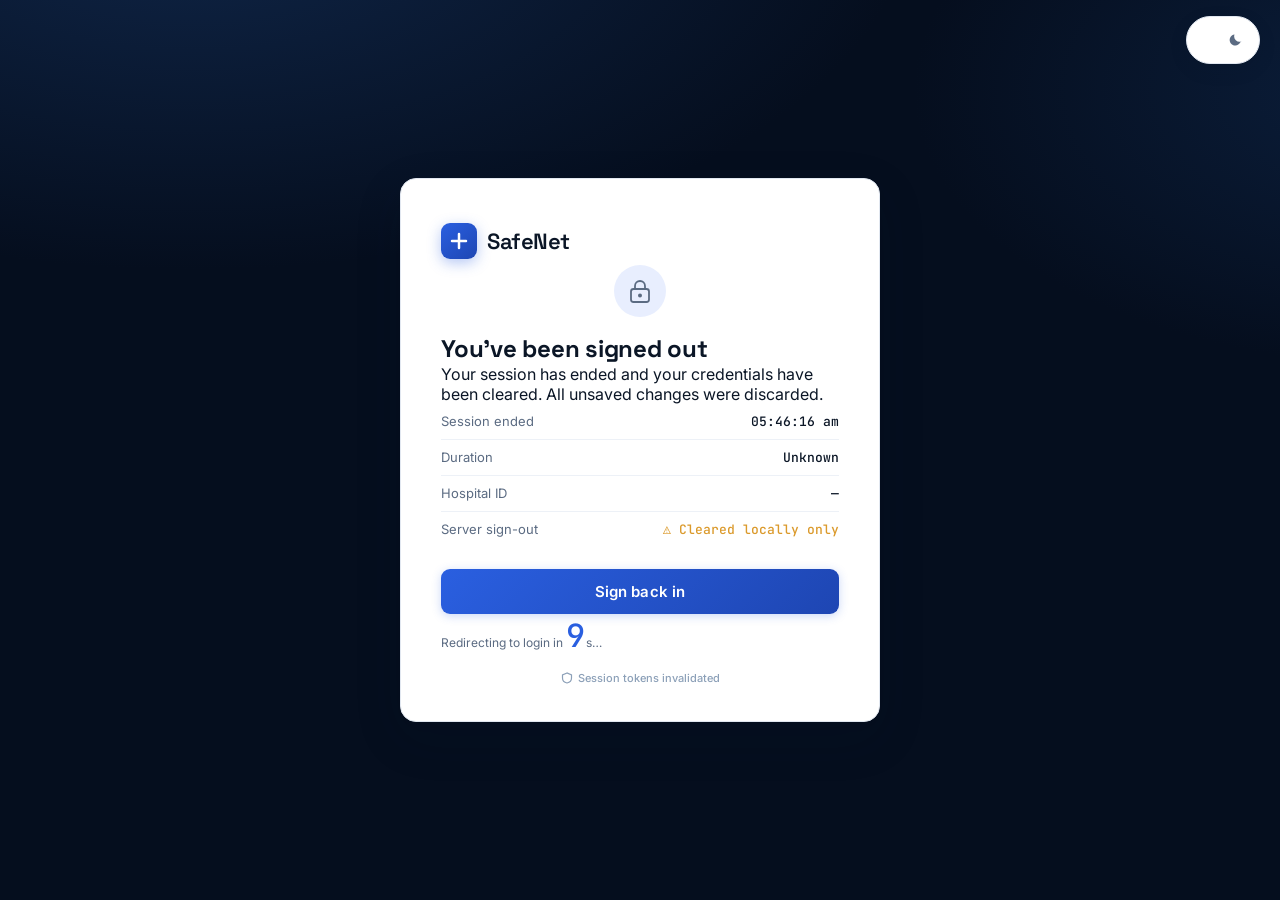
<file: frontend/logout.html>
<!DOCTYPE html>
<html lang="en">
<head>
    <meta charset="UTF-8">
    <meta name="viewport" content="width=device-width, initial-scale=1.0">
    <title>SafeNet — Signed Out</title>
    <link rel="preconnect" href="https://fonts.googleapis.com">
    <link href="https://fonts.googleapis.com/css2?family=Inter:wght@400;500;600;700&family=Space+Grotesk:wght@500;600;700&family=JetBrains+Mono:wght@400;500&display=swap" rel="stylesheet">
    <link rel="stylesheet" href="css/design-system.css">
    <script src="js/darkmode.js"></script>
</head>
<body class="auth-body">
<canvas class="auth-trace" data-color="#1a3a5c"></canvas>
<div class="card">
    <div class="wordmark">
        <div class="logo-icon">
            <svg width="20" height="20" viewBox="0 0 20 20" fill="none">
                <path d="M10 3v14M3 10h14" stroke="white" stroke-width="2.5" stroke-linecap="round"/>
            </svg>
        </div>
        <h1>SafeNet</h1>
    </div>

    <div class="lock-icon">
        <svg width="28" height="28" viewBox="0 0 28 28" fill="none">
            <rect x="5" y="12" width="18" height="13" rx="2.5" stroke="var(--muted)" stroke-width="1.8"/>
            <path d="M9 12V9a5 5 0 0110 0v3" stroke="var(--muted)" stroke-width="1.8" stroke-linecap="round"/>
            <circle cx="14" cy="18.5" r="2" fill="var(--muted)"/>
        </svg>
    </div>

    <h2>You've been signed out</h2>
    <p>Your session has ended and your credentials have been cleared. All unsaved changes were discarded.</p>

    <div class="session-info">
        <div class="session-row">
            <span class="session-key">Session ended</span>
            <span class="session-val" id="logoutTime">—</span>
        </div>
        <div class="session-row">
            <span class="session-key">Duration</span>
            <span class="session-val" id="sessionDuration">—</span>
        </div>
        <div class="session-row">
            <span class="session-key">Hospital ID</span>
            <span class="session-val" id="hospitalIdVal">—</span>
        </div>
        <div class="session-row">
            <span class="session-key">Server sign-out</span>
            <span class="session-val" id="signoutStatus">Processing…</span>
        </div>
    </div>

    <a href="login.html" class="btn-login rippleable">Sign back in</a>

    <p style="font-size:12px;color:var(--muted);margin-bottom:0;">
        Redirecting to login in <span class="countdown" id="countdown">10</span>s…
    </p>

    <div class="security-badge">
        <svg width="12" height="12" viewBox="0 0 12 12" fill="none"><path d="M6 1L1.5 3v3c0 2.5 2 4.5 4.5 5 2.5-.5 4.5-2.5 4.5-5V3L6 1z" stroke="currentColor" stroke-width="1.2"/></svg>
        Session tokens invalidated
    </div>
</div>

<script src="js/api.js"></script>
<script src="js/effects.js"></script>
<script src="js/notification.js"></script>
<script src="js/search.js"></script>
<script src="js/global-toolbar.js"></script>
<script src="js/ai.js"></script>
<script>
    // Capture what we need to display before the session is cleared.
    const user = SafeNetAPI.getUser();
    const loginTime = sessionStorage.getItem('sn_login_time');

    document.getElementById('hospitalIdVal').textContent = user ? user.hospitalId : '—';

    if (loginTime) {
        const mins = Math.max(1, Math.round((Date.now() - Number(loginTime)) / 60000));
        const h = Math.floor(mins / 60), m = mins % 60;
        document.getElementById('sessionDuration').textContent = h > 0 ? `${h}h ${m}m` : `${m}m`;
    } else {
        document.getElementById('sessionDuration').textContent = 'Unknown';
    }

    const now = new Date();
    document.getElementById('logoutTime').textContent = now.toLocaleTimeString('en-IN', { hour:'2-digit', minute:'2-digit', second:'2-digit' });

    // Actually invalidate the session (server-side token blacklist + local clear).
    SafeNetAPI.finishLogout().then((serverConfirmed) => {
        if (serverConfirmed) {
            document.getElementById('signoutStatus').textContent = '✓ Confirmed';
            document.getElementById('signoutStatus').style.color = 'var(--success)';
        } else {
            document.getElementById('signoutStatus').textContent = '⚠ Cleared locally only';
            document.getElementById('signoutStatus').style.color = 'var(--warn)';
        }
    });

    // Countdown redirect
    let secs = 10;
    const cd = document.getElementById('countdown');
    const timer = setInterval(() => {
        secs--;
        cd.textContent = secs;
        if (secs <= 0) { clearInterval(timer); window.location.href = 'login.html'; }
    }, 1000);
</script>
</body>
</html>
</file>
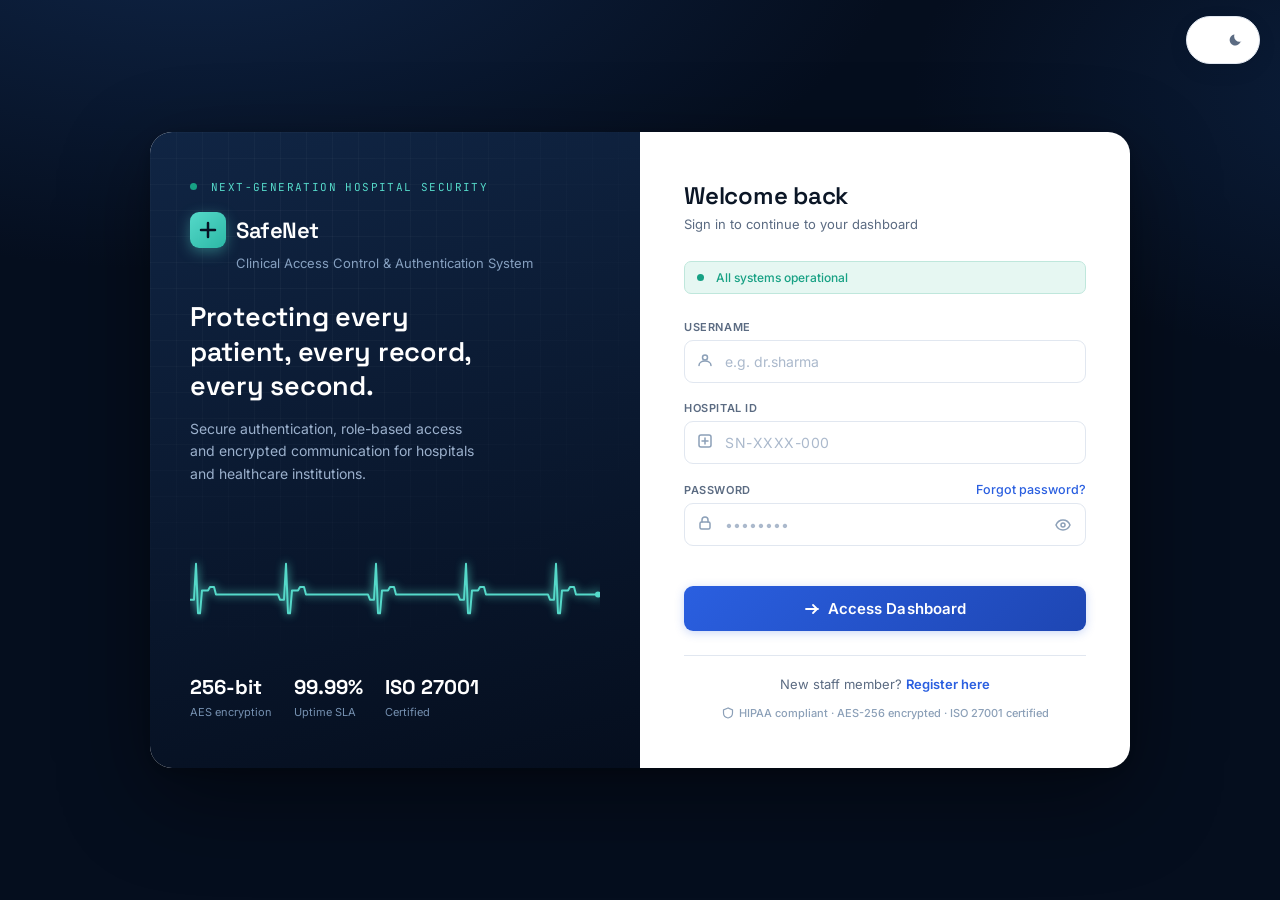
<file: frontend/patients.html>
<!DOCTYPE html>
<html lang="en">
<head>
    <meta charset="UTF-8">
    <meta name="viewport" content="width=device-width, initial-scale=1.0">
    <title>SafeNet — Patient Records</title>
    <link rel="preconnect" href="https://fonts.googleapis.com">
    <link href="https://fonts.googleapis.com/css2?family=Inter:wght@300;400;500;600;700&family=Space+Grotesk:wght@500;600;700&family=JetBrains+Mono:wght@400;500&display=swap" rel="stylesheet">
    <link rel="stylesheet" href="css/design-system.css">
    <script src="js/darkmode.js"></script>
</head>
<body class="app-body">

<!-- Add/Edit Modal -->
<div class="modal-overlay" id="patientModal">
    <div class="modal">
        <button class="modal-close" onclick="closeModal()">✕</button>
        <h3 id="modalTitle">Add New Patient</h3>

        <div class="form-row">
            <div class="form-group">
                <label class="form-label">First Name</label>
                <input class="form-input" id="f-first" placeholder="Jane">
                <span class="field-error" id="err-f-first">Letters only, required.</span>
            </div>
            <div class="form-group">
                <label class="form-label">Last Name</label>
                <input class="form-input" id="f-last" placeholder="Doe">
                <span class="field-error" id="err-f-last">Letters only, required.</span>
            </div>
        </div>
        <div class="form-row">
            <div class="form-group">
                <label class="form-label">Age</label>
                <input class="form-input" id="f-age" type="number" placeholder="42">
                <span class="field-error" id="err-f-age">Enter a valid age (0-120).</span>
            </div>
            <div class="form-group">
                <label class="form-label">Gender</label>
                <select class="form-select" id="f-gender">
                    <option value="" disabled selected>Select</option>
                    <option>Male</option>
                    <option>Female</option>
                    <option>Other</option>
                </select>
                <span class="field-error" id="err-f-gender">Select a gender.</span>
            </div>
        </div>
        <div class="form-row">
            <div class="form-group" id="deptFieldGroup">
                <label class="form-label">Department</label>
                <select class="form-select" id="f-dept">
                    <option value="" disabled selected>Select dept</option>
                    <option>ICU</option>
                    <option>Cardiology</option>
                    <option>Gynecology</option>
                    <option>General</option>
                </select>
                <span class="field-error" id="err-f-dept">Select a department.</span>
            </div>
            <div class="form-group">
                <label class="form-label">Bed / Ward</label>
                <input class="form-input" id="f-bed" placeholder="04-A">
                <span class="field-error" id="err-f-bed">Bed / ward is required.</span>
            </div>
        </div>
        <div class="form-group">
            <label class="form-label">Diagnosis</label>
            <input class="form-input" id="f-diagnosis" placeholder="e.g. Chronic Hypertension">
            <span class="field-error" id="err-f-diagnosis">Diagnosis is required.</span>
        </div>
        <div class="form-group">
            <label class="form-label">Contact Number</label>
            <input class="form-input" id="f-contact" placeholder="+91 99999 00000">
            <span class="field-error" id="err-f-contact">Enter a valid 10-digit phone number.</span>
        </div>
        <div class="form-group">
            <label class="form-label">Notes</label>
            <textarea class="form-textarea" id="f-notes" rows="3" placeholder="Clinical notes or remarks…"></textarea>
        </div>
        <div class="modal-actions">
            <button class="btn-cancel" onclick="closeModal()">Cancel</button>
            <button class="btn-save" onclick="savePatient()">Save Patient</button>
        </div>
    </div>
</div>

<!-- View Drawer -->
<div class="drawer-overlay" id="drawerOverlay" onclick="closeDrawer()"></div>
<div class="drawer" id="viewDrawer">
    <div class="drawer-header">
        <span class="drawer-title" id="drawerName">Patient Details</span>
        <button class="drawer-close" onclick="closeDrawer()">
            <svg width="18" height="18" viewBox="0 0 18 18" fill="none"><path d="M4 4l10 10M14 4L4 14" stroke="currentColor" stroke-width="1.8" stroke-linecap="round"/></svg>
        </button>
    </div>
    <div id="drawerContent"></div>
</div>

<aside>
    <div class="sidebar-brand">
        <div class="logo-icon">
            <svg width="18" height="18" viewBox="0 0 20 20" fill="none"><path d="M10 3v14M3 10h14" stroke="white" stroke-width="2.5" stroke-linecap="round"/></svg>
        </div>
        <div class="brand-text"><span>SafeNet</span><sub>Records Portal</sub></div>
    </div>

    <div style="padding: 0 8px; margin-bottom: 20px;">
        <div class="sidebar-user-name" id="sidebarUserName">—</div>
        <div class="sidebar-user-id" id="sidebarUserHospitalId">—</div>
    </div>

    <span class="nav-section-label">Navigation</span>
    <a class="nav-item" href="dashboard_icu.html">
        <svg width="15" height="15" viewBox="0 0 16 16" fill="none"><rect x="2" y="2" width="5" height="5" rx="1" stroke="currentColor" stroke-width="1.4"/><rect x="9" y="2" width="5" height="5" rx="1" stroke="currentColor" stroke-width="1.4"/><rect x="2" y="9" width="5" height="5" rx="1" stroke="currentColor" stroke-width="1.4"/><rect x="9" y="9" width="5" height="5" rx="1" stroke="currentColor" stroke-width="1.4"/></svg>
        Dashboard
    </a>
    <a class="nav-item active" href="#">
        <svg width="15" height="15" viewBox="0 0 16 16" fill="none"><circle cx="6" cy="5" r="2.5" stroke="currentColor" stroke-width="1.4"/><path d="M1 13c0-2.5 2-4 5-4s5 1.5 5 4" stroke="currentColor" stroke-width="1.4" stroke-linecap="round"/><path d="M11 8h4M13 6v4" stroke="currentColor" stroke-width="1.4" stroke-linecap="round"/></svg>
        Patient Records
    </a>
    <a class="nav-item" href="settings.html">
        <svg width="15" height="15" viewBox="0 0 16 16" fill="none"><circle cx="8" cy="8" r="2.5" stroke="currentColor" stroke-width="1.4"/><path d="M8 1v2M8 13v2M1 8h2M13 8h2M3 3l1.5 1.5M11.5 11.5L13 13M3 13l1.5-1.5M11.5 4.5L13 3" stroke="currentColor" stroke-width="1.4" stroke-linecap="round"/></svg>
        Settings
    </a>
    <a class="nav-item" href="help.html">
        <svg width="15" height="15" viewBox="0 0 16 16" fill="none"><circle cx="8" cy="8" r="6" stroke="currentColor" stroke-width="1.4"/><path d="M6 6c0-1.1.9-2 2-2s2 .9 2 2c0 1-1 1.5-2 2" stroke="currentColor" stroke-width="1.4" stroke-linecap="round"/><circle cx="8" cy="12" r=".6" fill="currentColor"/></svg>
        Help
    </a>

    <div class="sidebar-footer">
        <a class="nav-item nav-item-muted" href="#" onclick="SafeNetAPI.logout(); return false;">
            <svg width="15" height="15" viewBox="0 0 16 16" fill="none"><path d="M6 3H3a1 1 0 00-1 1v8a1 1 0 001 1h3M10 11l3-3-3-3M5 8h8" stroke="currentColor" stroke-width="1.4" stroke-linecap="round" stroke-linejoin="round"/></svg>
            Sign out
        </a>
        <div class="sidebar-status"><span class="status-dot"></span>RBAC verified</div>
    </div>
</aside>

<main>
    <div class="topbar">
        <div>
            <h2>Patient Records</h2>
            <p id="pageSub">Search, view, add, and manage all registered patients</p>
        </div>
        <div style="display:flex; gap:10px;">
            <div class="dl-menu-wrap">
                <button class="btn-secondary" id="dlBtn-records">
                    <svg width="14" height="14" viewBox="0 0 16 16" fill="none"><path d="M8 2v8m0 0l-3-3m3 3l3-3M3 13h10" stroke="currentColor" stroke-width="1.6" stroke-linecap="round" stroke-linejoin="round"/></svg>
                    Download Report
                </button>
                <div class="dl-menu" id="dlMenu-records">
                    <button id="dlCsv-records">
                        <svg width="15" height="15" viewBox="0 0 16 16" fill="none"><rect x="2" y="2" width="12" height="12" rx="1.5" stroke="currentColor" stroke-width="1.3"/><path d="M5 6h6M5 8.5h6M5 11h3.5" stroke="currentColor" stroke-width="1.2" stroke-linecap="round"/></svg>
                        Export as CSV
                    </button>
                    <button id="dlPdf-records">
                        <svg width="15" height="15" viewBox="0 0 16 16" fill="none"><path d="M4 6V2h6l2 2v10H4v-2" stroke="currentColor" stroke-width="1.3" stroke-linejoin="round"/><path d="M1.5 8h9v4h-9z" stroke="currentColor" stroke-width="1.2"/></svg>
                        Printable report (PDF)
                    </button>
                    <div class="dl-menu-note">Exports the currently filtered list only.</div>
                </div>
            </div>
            <button class="btn-primary" onclick="openAddModal()">
                <svg width="14" height="14" viewBox="0 0 16 16" fill="none"><path d="M8 2v12M2 8h12" stroke="currentColor" stroke-width="2" stroke-linecap="round"/></svg>
                Add Patient
            </button>
        </div>
    </div>

    <div class="toolbar">
        <div class="search-wrap">
            <span class="search-icon">
                <svg width="14" height="14" viewBox="0 0 16 16" fill="none"><circle cx="6.5" cy="6.5" r="4" stroke="currentColor" stroke-width="1.5"/><path d="M11 11l3 3" stroke="currentColor" stroke-width="1.5" stroke-linecap="round"/></svg>
            </span>
            <input class="search-input" id="searchInput" placeholder="Search by name, ID, or diagnosis…" oninput="filterTable()">
        </div>
        <select class="filter-select" id="deptFilter" onchange="filterTable()">
            <option value="">All departments</option>
            <option>ICU</option>
            <option>Cardiology</option>
            <option>Gynecology</option>
            <option>General</option>
        </select>
        <select class="filter-select" id="statusFilter" onchange="filterTable()">
            <option value="">All statuses</option>
            <option>Stable</option>
            <option>Critical</option>
            <option>Watch</option>
            <option>Discharged</option>
        </select>
    </div>

    <div class="panel">
        <div class="panel-header">
            <div>
                <div class="panel-title">All Patients</div>
                <div class="panel-sub" id="rowCount">Loading…</div>
            </div>
            <span class="badge badge-blue" id="totalBadge">— total</span>
        </div>
        <div id="loadError" style="display:none; padding: 14px 20px;" class="load-error-banner"></div>
        <table id="patientTable">
            <thead>
                <tr>
                    <th>Patient</th>
                    <th>Age / Gender</th>
                    <th>Department</th>
                    <th>Bed</th>
                    <th>Diagnosis</th>
                    <th>Status</th>
                    <th>Actions</th>
                </tr>
            </thead>
            <tbody id="tableBody"></tbody>
        </table>
    </div>
</main>

<script src="js/api.js"></script>
<script src="js/patient-report.js"></script>
<script src="js/effects.js"></script>
<script src="js/notification.js"></script>
<script src="js/search.js"></script>
<script src="js/global-toolbar.js"></script>
<script src="js/mobile-nav.js"></script>
<script src="js/ai.js"></script>
<script>
let currentUser = SafeNetAPI.requireAuth();
if (currentUser) {
    document.getElementById('sidebarUserName').textContent = currentUser.fullName || currentUser.username;
    document.getElementById('sidebarUserHospitalId').textContent = currentUser.hospitalId;
}

// The backend now scopes every /api/patients response to the caller's own
// department (see PatientController.callerDepartment()) — Admin_Ops is the
// only role that still sees everyone. Mirror that here so the UI doesn't
// offer controls (a cross-department filter, a free-choice department
// field) that would just come back empty or get silently overridden by
// the server.
const deptDisplayName = { icu: 'ICU', cardiology: 'Cardiology', gynecology: 'Gynecology', admin: 'Administration' };
const isAdmin = currentUser && currentUser.role === 'Admin_Ops';
const myDept  = currentUser ? deptDisplayName[(currentUser.department || '').toLowerCase()] : null;

if (currentUser && !isAdmin) {
    document.getElementById('pageSub').textContent =
        myDept ? `Showing ${myDept} patients only — scoped to your department` : 'Showing patients in your department only';

    // Cross-department filter is meaningless when the data is already
    // scoped to one department server-side — remove it rather than leave
    // a dropdown that always returns nothing for every other option.
    const deptFilter = document.getElementById('deptFilter');
    if (deptFilter) deptFilter.style.display = 'none';

    // Lock the Add/Edit form's department field to the caller's own
    // department — the server overrides it anyway (create()/update() in
    // PatientController), so this just keeps the form honest about what
    // will actually happen.
    const deptField = document.getElementById('f-dept');
    if (deptField && myDept) {
        deptField.value = myDept;
        deptField.disabled = true;
    }
}

let patients = [];
let currentFiltered = [];
let editingId = null; // numeric DB id (Patient.id), not the display patientId

const statusColor = { Stable:'badge-green', Critical:'badge-red', Watch:'badge-amber', Discharged:'badge-blue' };

async function loadPatients() {
    const errEl = document.getElementById('loadError');
    errEl.style.display = 'none';
    try {
        patients = await SafeNetAPI.get('/patients');
        filterTable();
    } catch (err) {
        errEl.textContent = 'Could not load patients: ' + err.message;
        errEl.style.display = 'block';
        document.getElementById('rowCount').textContent = 'Failed to load';
    }
}

function renderTable(data) {
    const tbody = document.getElementById('tableBody');
    tbody.innerHTML = data.map(p => `
        <tr>
            <td>
                <div class="patient-name">${p.firstName} ${p.lastName}</div>
                <div class="patient-id">${p.patientId}</div>
            </td>
            <td>${p.age} · ${p.gender}</td>
            <td>${p.department}</td>
            <td style="font-family:var(--mono);font-size:12px;">${p.bed}</td>
            <td>${p.diagnosis}</td>
            <td><span class="badge ${statusColor[p.status]||'badge-blue'}">${p.status}</span></td>
            <td>
                <button class="action-btn" onclick="viewPatient(${p.id})">View</button>
                <button class="action-btn" onclick="editPatient(${p.id})">Edit</button>
                <button class="action-btn danger" onclick="deletePatient(${p.id})">Delete</button>
            </td>
        </tr>
    `).join('');
    document.getElementById('rowCount').textContent = `Showing ${data.length} record${data.length!==1?'s':''}`;
    document.getElementById('totalBadge').textContent = `${patients.length} total`;
}

function filterTable() {
    const q    = document.getElementById('searchInput').value.toLowerCase();
    const dept = document.getElementById('deptFilter').value;
    const stat = document.getElementById('statusFilter').value;
    currentFiltered = patients.filter(p =>
        (!q    || `${p.firstName} ${p.lastName} ${p.patientId} ${p.diagnosis}`.toLowerCase().includes(q)) &&
        (!dept || p.department === dept) &&
        (!stat || p.status === stat)
    );
    renderTable(currentFiltered);
}

function openAddModal() {
    editingId = null;
    document.getElementById('modalTitle').textContent = 'Add New Patient';
    ['f-first','f-last','f-age','f-gender','f-dept','f-bed','f-diagnosis','f-contact','f-notes'].forEach(id => {
        const el = document.getElementById(id);
        if (el.tagName === 'SELECT') el.selectedIndex = 0;
        else el.value = '';
    });
    if (!isAdmin && myDept) document.getElementById('f-dept').value = myDept; // re-lock after the reset above
    ['f-first','f-last','f-age','f-gender','f-dept','f-bed','f-diagnosis','f-contact'].forEach(id => setFieldError(id, null));
    document.getElementById('patientModal').classList.add('open');
}

function editPatient(id) {
    const p = patients.find(x => x.id === id);
    if (!p) return;
    editingId = id;
    document.getElementById('modalTitle').textContent = 'Edit Patient';
    document.getElementById('f-first').value     = p.firstName;
    document.getElementById('f-last').value      = p.lastName;
    document.getElementById('f-age').value       = p.age;
    document.getElementById('f-gender').value    = p.gender;
    document.getElementById('f-dept').value      = p.department;
    document.getElementById('f-bed').value       = p.bed;
    document.getElementById('f-diagnosis').value = p.diagnosis;
    document.getElementById('f-contact').value   = p.contact;
    document.getElementById('f-notes').value     = p.notes;
    ['f-first','f-last','f-age','f-gender','f-dept','f-bed','f-diagnosis','f-contact'].forEach(id => setFieldError(id, null));
    document.getElementById('patientModal').classList.add('open');
}

const NAME_RE = /^[A-Za-z][A-Za-z '-]{1,49}$/;
const PHONE_RE = /^(\+91)?[6-9]\d{9}$/;

function setFieldError(id, message) {
    const el = document.getElementById(id);
    const err = document.getElementById('err-' + id);
    if (message) {
        el.classList.add('input-invalid');
        err.textContent = message;
        err.classList.add('show');
    } else {
        el.classList.remove('input-invalid');
        err.classList.remove('show');
    }
}

async function savePatient() {
    const first = document.getElementById('f-first').value.trim();
    const last  = document.getElementById('f-last').value.trim();
    const ageRaw = document.getElementById('f-age').value.trim();
    const contactRaw = document.getElementById('f-contact').value.trim();
    const contactDigits = contactRaw.replace(/[\s-]/g, '');

    let valid = true;

    if (!first || !NAME_RE.test(first)) { setFieldError('f-first', !first ? 'First name is required.' : 'Letters only.'); valid = false; }
    else setFieldError('f-first', null);

    if (!last || !NAME_RE.test(last)) { setFieldError('f-last', !last ? 'Last name is required.' : 'Letters only.'); valid = false; }
    else setFieldError('f-last', null);

    const age = parseInt(ageRaw, 10);
    if (ageRaw === '' || isNaN(age) || age < 0 || age > 120 || String(age) !== ageRaw) {
        setFieldError('f-age', 'Enter a valid age between 0 and 120.');
        valid = false;
    } else setFieldError('f-age', null);

    if (contactRaw && !PHONE_RE.test(contactDigits)) {
        setFieldError('f-contact', 'Enter a valid 10-digit phone number.');
        valid = false;
    } else setFieldError('f-contact', null);

    const gender = document.getElementById('f-gender').value;
    if (!gender) { setFieldError('f-gender', 'Select a gender.'); valid = false; }
    else setFieldError('f-gender', null);

    const dept = document.getElementById('f-dept').value;
    if (!dept) { setFieldError('f-dept', 'Select a department.'); valid = false; }
    else setFieldError('f-dept', null);

    const bed = document.getElementById('f-bed').value.trim();
    if (!bed) { setFieldError('f-bed', 'Bed / ward is required.'); valid = false; }
    else setFieldError('f-bed', null);

    const diagnosis = document.getElementById('f-diagnosis').value.trim();
    if (!diagnosis) { setFieldError('f-diagnosis', 'Diagnosis is required.'); valid = false; }
    else setFieldError('f-diagnosis', null);

    if (!valid) return;

    const data = {
        firstName: first, lastName: last,
        age, gender, department: dept, bed, diagnosis,
        contact:   contactRaw || null,
        notes:     document.getElementById('f-notes').value || '',
        status:    editingId ? patients.find(p => p.id === editingId).status : 'Stable',
    };

    const saveBtn = document.querySelector('.btn-save');
    const originalLabel = saveBtn.textContent;
    saveBtn.disabled = true;
    saveBtn.textContent = 'Saving…';

    try {
        if (editingId) {
            await SafeNetAPI.put('/patients/' + editingId, data);
        } else {
            await SafeNetAPI.post('/patients', data);
        }
        closeModal();
        await loadPatients();
    } catch (err) {
        alert('Could not save patient: ' + err.message);
    } finally {
        saveBtn.disabled = false;
        saveBtn.textContent = originalLabel;
    }
}

async function deletePatient(id) {
    if (!confirm('Remove this patient record? This cannot be undone.')) return;
    try {
        await SafeNetAPI.delete('/patients/' + id);
        await loadPatients();
    } catch (err) {
        alert('Could not delete patient: ' + err.message);
    }
}

function viewPatient(id) {
    const p = patients.find(x => x.id === id);
    if (!p) return;
    document.getElementById('drawerName').textContent = `${p.firstName} ${p.lastName}`;
    document.getElementById('drawerContent').innerHTML = `
        <div style="margin-bottom:16px;"><span class="badge ${statusColor[p.status]||'badge-blue'}">${p.status}</span></div>
        <div class="info-grid">
            <div class="info-block"><div class="info-label">Patient ID</div><div class="info-value" style="font-family:var(--mono);font-size:13px;">${p.patientId}</div></div>
            <div class="info-block"><div class="info-label">Age / Gender</div><div class="info-value">${p.age} · ${p.gender}</div></div>
            <div class="info-block"><div class="info-label">Department</div><div class="info-value">${p.department}</div></div>
            <div class="info-block"><div class="info-label">Bed / Ward</div><div class="info-value">${p.bed}</div></div>
        </div>
        <hr class="section-divider">
        <div class="info-block"><div class="info-label">Diagnosis</div><div class="info-value">${p.diagnosis}</div></div>
        <div class="info-block"><div class="info-label">Contact</div><div class="info-value">${p.contact || '—'}</div></div>
        <hr class="section-divider">
        <div class="info-block"><div class="info-label">Clinical Notes</div><div class="info-value" style="font-size:13px;line-height:1.6;color:var(--muted);">${p.notes||'—'}</div></div>
        <div style="margin-top:20px;display:flex;gap:8px;">
            <button class="btn-primary" style="font-size:12px;padding:8px 14px;" onclick="editPatient(${p.id});closeDrawer();">Edit Record</button>
            <button class="btn-cancel" style="padding:8px 14px;font-size:12px;" onclick="closeDrawer()">Close</button>
        </div>
    `;
    document.getElementById('drawerOverlay').classList.add('open');
    document.getElementById('viewDrawer').classList.add('open');
}

function closeModal() { document.getElementById('patientModal').classList.remove('open'); }
function closeDrawer() { document.getElementById('drawerOverlay').classList.remove('open'); document.getElementById('viewDrawer').classList.remove('open'); }

loadPatients();

PatientReport.wireDownloadMenu({
    buttonId: 'dlBtn-records', menuId: 'dlMenu-records',
    csvBtnId: 'dlCsv-records', pdfBtnId: 'dlPdf-records',
    getPatients: () => currentFiltered,
    label: myDept || 'all-departments',
    reportMeta: {
        title: 'Patient Records Report',
        subtitle: myDept ? `${myDept} department` : 'All departments',
        generatedBy: currentUser ? (currentUser.fullName || currentUser.username) : undefined,
    }
});


renderTable(patients);
</script>
</body>
</html>
</file>
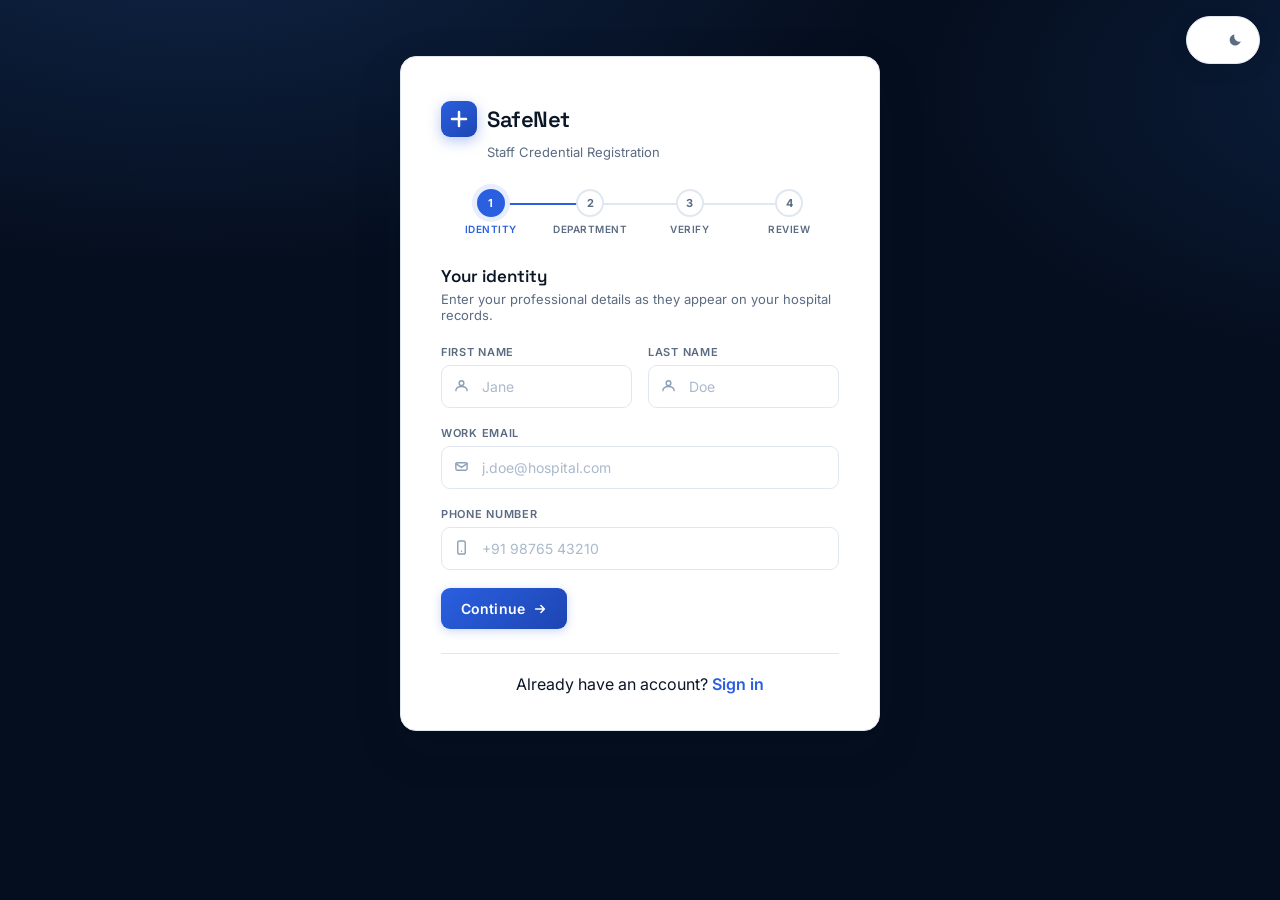
<file: frontend/register.html>
<!DOCTYPE html>
<html lang="en">
<head>
    <meta charset="UTF-8">
    <meta name="viewport" content="width=device-width, initial-scale=1.0">
    <title>SafeNet — Staff Registration</title>
    <link rel="preconnect" href="https://fonts.googleapis.com">
    <link href="https://fonts.googleapis.com/css2?family=Inter:wght@300;400;500;600;700&family=Space+Grotesk:wght@500;600;700&family=JetBrains+Mono:wght@400;500&display=swap" rel="stylesheet">
    <link rel="stylesheet" href="css/design-system.css">
    <script src="js/darkmode.js"></script>
    <link rel="stylesheet" href="css/register.css">
</head>
<body class="auth-body reg-body">
<canvas class="auth-trace" data-color="#1a3a5c"></canvas>

<div class="card reg-card">

    <!-- Header -->
    <div class="header">
        <div class="wordmark">
            <div class="logo-icon">
                <svg width="20" height="20" viewBox="0 0 20 20" fill="none">
                    <path d="M10 3v14M3 10h14" stroke="white" stroke-width="2.5" stroke-linecap="round"/>
                </svg>
            </div>
            <h1>SafeNet</h1>
        </div>
        <p class="tagline">Staff Credential Registration</p>
    </div>

    <!-- Step indicator -->
    <div class="steps" id="stepBar">
        <div class="step active" data-step="1">
            <div class="step-dot">1</div>
            <span class="step-label">Identity</span>
        </div>
        <div class="step" data-step="2">
            <div class="step-dot">2</div>
            <span class="step-label">Department</span>
        </div>
        <div class="step" data-step="3">
            <div class="step-dot">3</div>
            <span class="step-label">Verify</span>
        </div>
        <div class="step" data-step="4">
            <div class="step-dot">4</div>
            <span class="step-label">Review</span>
        </div>
    </div>

    <div class="alert-msg" id="alertMsg" role="alert"></div>

    <!-- Step 1: Identity -->
    <div class="form-section active" id="step1">
        <div class="section-title">Your identity</div>
        <p class="section-sub">Enter your professional details as they appear on your hospital records.</p>

        <div class="form-row">
            <div class="form-group">
                <label class="field-label" for="firstName">First name</label>
                <div class="input-wrap">
                    <span class="input-icon">
                        <svg width="15" height="15" viewBox="0 0 16 16" fill="none"><circle cx="8" cy="5.5" r="2.5" stroke="currentColor" stroke-width="1.5"/><path d="M2 13.5C2 11 4.5 9 8 9s6 2 6 4.5" stroke="currentColor" stroke-width="1.5" stroke-linecap="round"/></svg>
                    </span>
                    <input type="text" id="firstName" placeholder="Jane" autocomplete="given-name">
                </div>
                <span class="field-error" id="err-firstName">Letters only, 2-50 characters.</span>
            </div>
            <div class="form-group">
                <label class="field-label" for="lastName">Last name</label>
                <div class="input-wrap">
                    <span class="input-icon">
                        <svg width="15" height="15" viewBox="0 0 16 16" fill="none"><circle cx="8" cy="5.5" r="2.5" stroke="currentColor" stroke-width="1.5"/><path d="M2 13.5C2 11 4.5 9 8 9s6 2 6 4.5" stroke="currentColor" stroke-width="1.5" stroke-linecap="round"/></svg>
                    </span>
                    <input type="text" id="lastName" placeholder="Doe" autocomplete="family-name">
                </div>
                <span class="field-error" id="err-lastName">Letters only, 2-50 characters.</span>
            </div>
        </div>

        <div class="form-group">
            <label class="field-label" for="email">Work email</label>
            <div class="input-wrap">
                <span class="input-icon">
                    <svg width="15" height="15" viewBox="0 0 16 16" fill="none"><rect x="2" y="4" width="12" height="8" rx="1.5" stroke="currentColor" stroke-width="1.5"/><path d="M2 5l6 4 6-4" stroke="currentColor" stroke-width="1.5" stroke-linecap="round"/></svg>
                </span>
                <input type="email" id="email" placeholder="j.doe@hospital.com" autocomplete="email">
            </div>
            <span class="field-error" id="err-email">Enter a valid email address.</span>
        </div>

        <div class="form-group">
            <label class="field-label" for="phone">Phone number</label>
            <div class="input-wrap">
                <span class="input-icon">
                    <svg width="15" height="15" viewBox="0 0 16 16" fill="none"><rect x="4" y="1" width="8" height="14" rx="2" stroke="currentColor" stroke-width="1.5"/><circle cx="8" cy="12" r="0.8" fill="currentColor"/></svg>
                </span>
                <input type="tel" id="phone" placeholder="+91 98765 43210" autocomplete="tel">
            </div>
            <span class="field-error" id="err-phone">Enter a valid 10-digit phone number.</span>
        </div>

        <div class="btn-row">
            <button class="btn btn-primary" onclick="goStep(2)">
                Continue
                <svg width="14" height="14" viewBox="0 0 16 16" fill="none"><path d="M3 8h10M9 4l4 4-4 4" stroke="currentColor" stroke-width="1.8" stroke-linecap="round" stroke-linejoin="round"/></svg>
            </button>
        </div>
    </div>

    <!-- Step 2: Department -->
    <div class="form-section" id="step2">
        <div class="section-title">Your department</div>
        <p class="section-sub">Select the department you're joining. This sets your access level.</p>

        <div class="form-group">
            <label class="field-label">Department</label>
            <div class="dept-pills" role="radiogroup">
                <label class="dept-pill" id="pill-icu">
                    <input type="radio" name="dept" value="icu">
                    <span class="dept-pill-icon">🫁</span>
                    <span class="dept-name">ICU</span>
                    <span class="dept-desc">Critical Care</span>
                </label>
                <label class="dept-pill" id="pill-cardiology">
                    <input type="radio" name="dept" value="cardiology">
                    <span class="dept-pill-icon">🫀</span>
                    <span class="dept-name">Cardiology</span>
                    <span class="dept-desc">Cardiac &amp; Vascular</span>
                </label>
                <label class="dept-pill" id="pill-gynecology">
                    <input type="radio" name="dept" value="gynecology">
                    <span class="dept-pill-icon">🏥</span>
                    <span class="dept-name">Gynecology</span>
                    <span class="dept-desc">Women's Health</span>
                </label>
                <label class="dept-pill" id="pill-admin">
                    <input type="radio" name="dept" value="admin">
                    <span class="dept-pill-icon">📋</span>
                    <span class="dept-name">Admin</span>
                    <span class="dept-desc">Administration</span>
                </label>
            </div>
        </div>

        <div class="form-group">
            <label class="field-label" for="role">Role / designation</label>
            <div class="select-wrap">
                <select id="role" style="padding-left:14px;">
                    <option value="" disabled selected>Select your role</option>
                    <option>Consultant Physician</option>
                    <option>Resident Doctor</option>
                    <option>Senior Nurse</option>
                    <option>Nurse Practitioner</option>
                    <option>Clinical Technician</option>
                    <option>Administrative Officer</option>
                </select>
            </div>
        </div>

        <div class="btn-row">
            <button class="btn btn-secondary" onclick="goStep(1)">Back</button>
            <button class="btn btn-primary" onclick="goStep(3)">
                Continue
                <svg width="14" height="14" viewBox="0 0 16 16" fill="none"><path d="M3 8h10M9 4l4 4-4 4" stroke="currentColor" stroke-width="1.8" stroke-linecap="round" stroke-linejoin="round"/></svg>
            </button>
        </div>
    </div>

    <!-- Step 3: Upload -->
    <div class="form-section" id="step3">
        <div class="section-title">Hospital ID proof</div>
        <p class="section-sub">Upload a scan of your hospital-issued ID card for verification.</p>

        <div class="notice">
            <svg width="14" height="14" viewBox="0 0 16 16" fill="none"><circle cx="8" cy="8" r="6" stroke="#D97706" stroke-width="1.5"/><path d="M8 5v3.5M8 11v.5" stroke="#D97706" stroke-width="1.5" stroke-linecap="round"/></svg>
            <span>Your document is stored securely and reviewed only by the Admin team. Approval typically takes 1–2 business days.</span>
        </div>

        <div class="form-group">
            <label class="field-label">ID Document</label>
            <div class="upload-zone" id="dropZone">
                <input type="file" id="fileInput" name="hosIdProof" accept=".pdf,.png,.jpg,.jpeg">
                <div class="upload-icon">
                    <svg width="20" height="20" viewBox="0 0 20 20" fill="none"><path d="M10 13V4M10 4L7 7M10 4l3 3" stroke="#0055FF" stroke-width="1.8" stroke-linecap="round" stroke-linejoin="round"/><path d="M3 14v2a1 1 0 001 1h12a1 1 0 001-1v-2" stroke="#0055FF" stroke-width="1.8" stroke-linecap="round"/></svg>
                </div>
                <span class="upload-label">Choose a file or drag it here</span>
                <span class="upload-sub">PDF, PNG, or JPG · Max 5 MB</span>
                <div class="upload-chosen" id="chosenFile" style="display:none">
                    <svg width="12" height="12" viewBox="0 0 12 12" fill="none"><path d="M2 6l3 3 5-5" stroke="#0D9373" stroke-width="1.5" stroke-linecap="round" stroke-linejoin="round"/></svg>
                    <span id="chosenFileName"></span>
                </div>
            </div>
        </div>

        <div class="form-group">
            <label class="field-label" for="notes">Additional notes <span style="text-transform:none;font-weight:400;color:var(--slate-lt)">(optional)</span></label>
            <textarea id="notes" rows="3" class="no-icon" placeholder="Any context for the admin team, e.g. transfer from another branch…"></textarea>
        </div>

        <div class="btn-row">
            <button class="btn btn-secondary" onclick="goStep(2)">Back</button>
            <button class="btn btn-primary" onclick="goStep(4)">
                Review application
                <svg width="14" height="14" viewBox="0 0 16 16" fill="none"><path d="M3 8h10M9 4l4 4-4 4" stroke="currentColor" stroke-width="1.8" stroke-linecap="round" stroke-linejoin="round"/></svg>
            </button>
        </div>
    </div>

    <!-- Step 4: Review -->
    <div class="form-section" id="step4">
        <div class="section-title">Review your application</div>
        <p class="section-sub">Check your details before submitting. The admin team will verify and activate your account.</p>

        <div class="review-table" id="reviewTable">
            <!-- populated by JS -->
        </div>

        <div class="btn-row" style="margin-top: 18px;">
            <button class="btn btn-secondary" onclick="goStep(3)">Edit</button>
            <button class="btn btn-success" onclick="submitForm()">
                <svg width="14" height="14" viewBox="0 0 16 16" fill="none"><path d="M2 8l4 4 8-8" stroke="white" stroke-width="1.8" stroke-linecap="round" stroke-linejoin="round"/></svg>
                Submit application
            </button>
        </div>
    </div>

    <!-- Success screen -->
    <div class="success-screen" id="successScreen">
        <div class="success-icon">
            <svg width="30" height="30" viewBox="0 0 30 30" fill="none"><path d="M5 15l7 7L25 8" stroke="#0D9373" stroke-width="2.5" stroke-linecap="round" stroke-linejoin="round"/></svg>
        </div>
        <h2>Application submitted</h2>
        <p>Your registration is pending admin review. You'll receive an email at <strong id="reviewEmail"></strong> once your account is activated — typically within 1–2 business days.</p>
        <p id="hospitalIdNote" style="display:none; font-family: var(--mono); font-size: 13px; background: var(--surface); border: 1px solid var(--border); border-radius: 8px; padding: 10px 14px; margin-bottom: 20px;"></p>
        <a href="login.html" class="btn btn-primary" style="max-width:240px; margin: 0 auto; text-decoration:none;">Back to login</a>
    </div>

    <!-- Footer -->
    <div class="card-footer" id="cardFooter">
        Already have an account? <a href="login.html">Sign in</a>
    </div>

</div>

<script src="js/api.js"></script>
<script src="js/effects.js"></script>
<script src="js/notification.js"></script>
<script src="js/search.js"></script>
<script src="js/global-toolbar.js"></script>
<script src="js/ai.js"></script>
<script>
    let currentStep = 1;

    // ── Field validators ──
    const NAME_RE  = /^[A-Za-z][A-Za-z '-]{1,49}$/;
    const EMAIL_RE = /^[^\s@]+@[^\s@]+\.[a-zA-Z]{2,}$/;
    // Accepts an optional +91 country code, then exactly 10 digits starting 6-9
    // (standard Indian mobile format), ignoring spaces/hyphens the user types.
    const PHONE_RE = /^(\+91)?[6-9]\d{9}$/;

    function setFieldError(inputEl, errEl, message) {
        if (message) {
            inputEl.classList.add('input-invalid');
            errEl.textContent = message;
            errEl.classList.add('show');
        } else {
            inputEl.classList.remove('input-invalid');
            errEl.classList.remove('show');
        }
    }

    function validateName(id) {
        const el = document.getElementById(id);
        const err = document.getElementById('err-' + id);
        const v = el.value.trim();
        if (!v) { setFieldError(el, err, 'This field is required.'); return false; }
        if (!NAME_RE.test(v)) {
            setFieldError(el, err, 'Letters only (no numbers or symbols), 2-50 characters.');
            return false;
        }
        setFieldError(el, err, null);
        return true;
    }

    function validateEmail() {
        const el = document.getElementById('email');
        const err = document.getElementById('err-email');
        const v = el.value.trim();
        if (!v) { setFieldError(el, err, 'This field is required.'); return false; }
        if (!EMAIL_RE.test(v)) {
            setFieldError(el, err, 'Enter a valid email address, e.g. j.doe@hospital.com.');
            return false;
        }
        setFieldError(el, err, null);
        return true;
    }

    function validatePhone() {
        const el = document.getElementById('phone');
        const err = document.getElementById('err-phone');
        const digitsOnly = el.value.replace(/[\s-]/g, '');
        if (!digitsOnly) { setFieldError(el, err, 'This field is required.'); return false; }
        if (!PHONE_RE.test(digitsOnly)) {
            setFieldError(el, err, 'Enter a valid 10-digit Indian mobile number.');
            return false;
        }
        setFieldError(el, err, null);
        return true;
    }

    ['firstName', 'lastName'].forEach(id =>
        document.getElementById(id).addEventListener('blur', () => validateName(id))
    );
    document.getElementById('email').addEventListener('blur', validateEmail);
    document.getElementById('phone').addEventListener('blur', validatePhone);

    // Dept pill selection
    document.querySelectorAll('.dept-pill').forEach(pill => {
        pill.addEventListener('click', () => {
            document.querySelectorAll('.dept-pill').forEach(p => p.classList.remove('selected'));
            pill.classList.add('selected');
        });
    });

    // File upload
    const fileInput = document.getElementById('fileInput');
    const dropZone = document.getElementById('dropZone');
    const chosenFile = document.getElementById('chosenFile');
    const chosenFileName = document.getElementById('chosenFileName');

    fileInput.addEventListener('change', () => {
        const f = fileInput.files[0];
        if (f) { chosenFileName.textContent = f.name; chosenFile.style.display = 'flex'; }
    });

    // The whole box is styled to look clickable (cursor:pointer, hover state),
    // so the click target needs to cover the whole zone, not just the label text.
    dropZone.addEventListener('click', () => fileInput.click());

    dropZone.addEventListener('dragover', e => { e.preventDefault(); dropZone.classList.add('dragover'); });
    dropZone.addEventListener('dragleave', () => dropZone.classList.remove('dragover'));
    dropZone.addEventListener('drop', e => {
        e.preventDefault();
        dropZone.classList.remove('dragover');
        const f = e.dataTransfer.files[0];
        if (f) { fileInput.files = e.dataTransfer.files; chosenFileName.textContent = f.name; chosenFile.style.display = 'flex'; }
    });

    function showAlert(msg) {
        const el = document.getElementById('alertMsg');
        el.textContent = msg;
        el.style.display = 'block';
        setTimeout(() => el.style.display = 'none', 4000);
    }

    function goStep(n) {
        // Validate before advancing
        if (n > currentStep) {
            if (currentStep === 1) {
                const fnOk = validateName('firstName');
                const lnOk = validateName('lastName');
                const emOk = validateEmail();
                const phOk = validatePhone();
                if (!fnOk || !lnOk || !emOk || !phOk) {
                    showAlert('Please correct the highlighted fields before continuing.');
                    return;
                }
            }
            if (currentStep === 2) {
                const dept = document.querySelector('input[name="dept"]:checked');
                const role = document.getElementById('role').value;
                if (!dept) { showAlert('Select your department.'); return; }
                if (!role) { showAlert('Select your role.'); return; }
            }
            if (currentStep === 3 && n === 4) {
                if (!fileInput.files[0]) { showAlert('Upload your hospital ID document.'); return; }
                buildReview();
            }
        }

        // Update steps
        document.querySelectorAll('.step').forEach(s => {
            const num = parseInt(s.dataset.step);
            s.classList.remove('active', 'done');
            if (num < n) s.classList.add('done');
            if (num === n) s.classList.add('active');
            // Checkmark for done
            if (num < n) s.querySelector('.step-dot').innerHTML = `<svg width="12" height="12" viewBox="0 0 12 12" fill="none"><path d="M2 6l3 3 5-5" stroke="white" stroke-width="1.5" stroke-linecap="round" stroke-linejoin="round"/></svg>`;
            if (num === n || num > n) s.querySelector('.step-dot').textContent = num;
        });

        document.querySelectorAll('.form-section').forEach(s => s.classList.remove('active'));
        document.getElementById('step' + n).classList.add('active');
        currentStep = n;
    }

    function buildReview() {
        const dept = document.querySelector('input[name="dept"]:checked')?.value || '';
        const deptMap = { icu: 'ICU / Critical Care', cardiology: 'Cardiology', gynecology: 'Gynecology', admin: 'Administration' };
        const rows = [
            ['Name', `${document.getElementById('firstName').value} ${document.getElementById('lastName').value}`],
            ['Email', document.getElementById('email').value],
            ['Phone', document.getElementById('phone').value],
            ['Department', deptMap[dept] || dept],
            ['Role', document.getElementById('role').value],
            ['ID Document', fileInput.files[0]?.name || '—'],
        ];
        document.getElementById('reviewTable').innerHTML = rows.map(([k, v]) =>
            `<div class="review-row"><span class="review-key">${k}</span><span class="review-val">${v}</span></div>`
        ).join('');
    }

    async function submitForm() {
        const dept = document.querySelector('input[name="dept"]:checked')?.value || '';
        const submitBtn = document.querySelector('#step4 .btn-success');
        const originalLabel = submitBtn.innerHTML;
        submitBtn.disabled = true;
        submitBtn.textContent = 'Submitting…';

        const form = new FormData();
        form.append('firstName', document.getElementById('firstName').value.trim());
        form.append('lastName',  document.getElementById('lastName').value.trim());
        form.append('email',     document.getElementById('email').value.trim());
        form.append('phone',     document.getElementById('phone').value.trim());
        form.append('department', dept);
        form.append('role',      document.getElementById('role').value);
        if (document.getElementById('notes').value.trim()) {
            form.append('notes', document.getElementById('notes').value.trim());
        }
        if (fileInput.files[0]) {
            form.append('idProof', fileInput.files[0]);
        }

        try {
            const message = await SafeNetAPI.post('/auth/register', form);

            document.getElementById('stepBar').style.display = 'none';
            document.querySelectorAll('.form-section').forEach(s => s.style.display = 'none');
            document.getElementById('alertMsg').style.display = 'none';
            document.getElementById('cardFooter').style.display = 'none';
            document.getElementById('reviewEmail').textContent = document.getElementById('email').value;

            // message is like "Registration submitted. Your Hospital ID: SN-ICJD-427"
            const idNote = document.getElementById('hospitalIdNote');
            idNote.textContent = message;
            idNote.style.display = 'block';

            document.getElementById('successScreen').style.display = 'block';
        } catch (err) {
            showAlert(err.message);
            submitBtn.disabled = false;
            submitBtn.innerHTML = originalLabel;
        }
    }
</script>
</body>
</html>
</file>
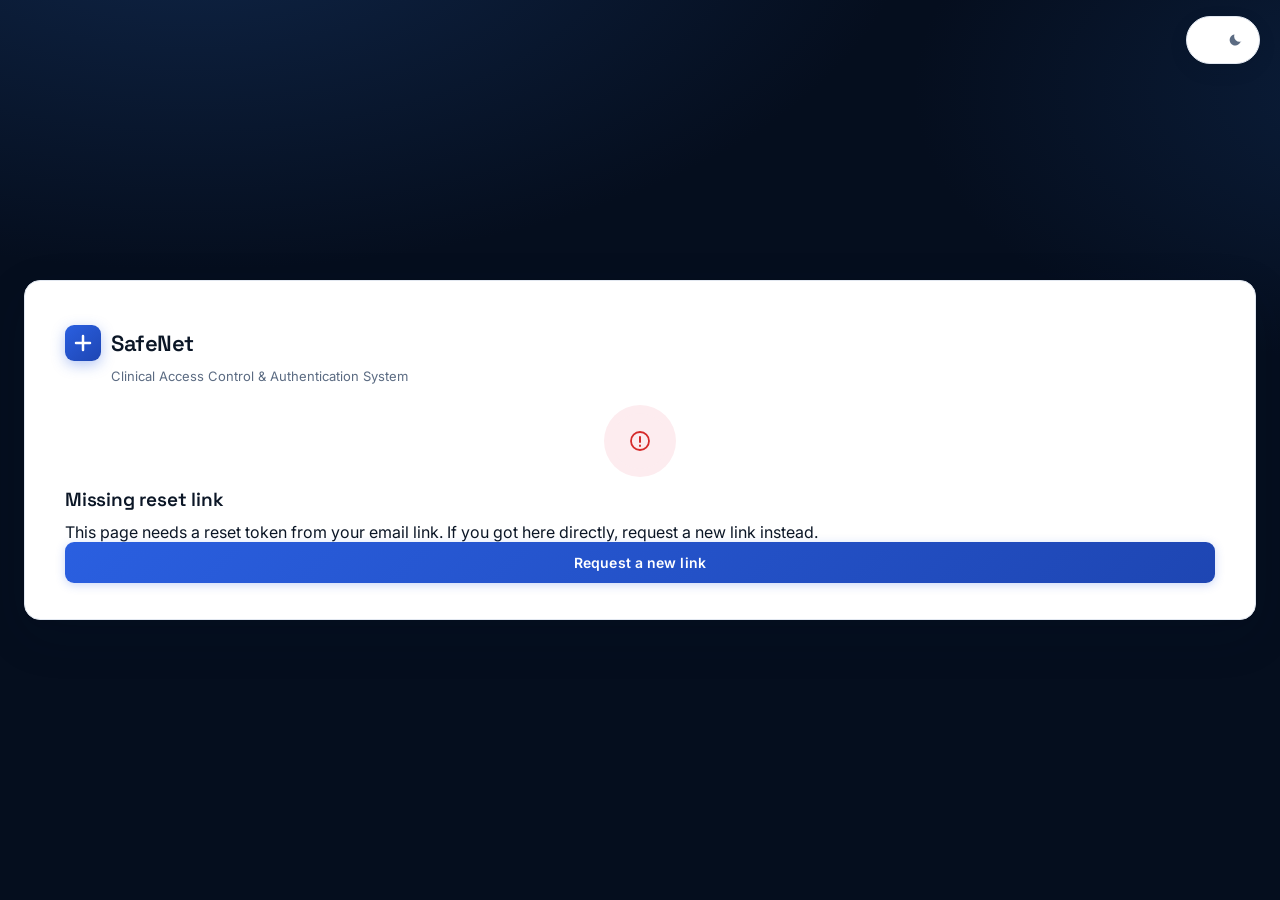
<file: frontend/reset-password.html>
<!DOCTYPE html>
<html lang="en">
<head>
    <meta charset="UTF-8">
    <meta name="viewport" content="width=device-width, initial-scale=1.0">
    <title>SafeNet — Reset Password</title>
    <link rel="preconnect" href="https://fonts.googleapis.com">
    <link href="https://fonts.googleapis.com/css2?family=Inter:wght@300;400;500;600;700&family=Space+Grotesk:wght@500;600;700&family=JetBrains+Mono:wght@400;500&display=swap" rel="stylesheet">
    <link rel="stylesheet" href="css/design-system.css">
    <script src="js/darkmode.js"></script>
</head>
<body class="auth-body">
    <canvas class="auth-trace" data-color="#1a3a5c"></canvas>

    <main class="card" role="main">

        <div class="header">
            <div class="wordmark">
                <div class="logo-icon" aria-hidden="true">
                    <svg width="20" height="20" viewBox="0 0 20 20" fill="none">
                        <path d="M10 3v14M3 10h14" stroke="white" stroke-width="2.5" stroke-linecap="round"/>
                    </svg>
                </div>
                <h1>SafeNet</h1>
            </div>
            <p class="tagline">Clinical Access Control &amp; Authentication System</p>
        </div>

        <!-- No token in URL at all -->
        <div class="invalid-panel" id="noTokenPanel">
            <div class="invalid-icon">
                <svg width="24" height="24" viewBox="0 0 24 24" fill="none"><path d="M12 8v5M12 16.5v.5" stroke="#D62B2B" stroke-width="2" stroke-linecap="round"/><circle cx="12" cy="12" r="9" stroke="#D62B2B" stroke-width="1.8"/></svg>
            </div>
            <h2>Missing reset link</h2>
            <p>This page needs a reset token from your email link. If you got here directly, request a new link instead.</p>
            <a href="forgot-password.html" class="btn-primary" style="display:block; text-decoration:none; text-align:center;">Request a new link</a>
        </div>

        <!-- Reset form -->
        <div id="resetPanel">
            <p class="intro">Choose a new password for your account.</p>

            <form id="resetForm" novalidate>
                <div class="form-group">
                    <label for="newPw">New password</label>
                    <div class="input-wrap">
                        <span class="input-icon" aria-hidden="true">
                            <svg width="16" height="16" viewBox="0 0 16 16" fill="none"><rect x="3" y="7" width="10" height="7" rx="1.5" stroke="currentColor" stroke-width="1.5"/><path d="M5 7V5a3 3 0 116 0v2" stroke="currentColor" stroke-width="1.5" stroke-linecap="round"/></svg>
                        </span>
                        <input type="password" id="newPw" placeholder="••••••••" required>
                    </div>
                    <div class="pw-checks">
                        <div class="pw-check" data-rule="length">✗ &nbsp;Minimum 8 characters</div>
                        <div class="pw-check" data-rule="upper">✗ &nbsp;One uppercase letter</div>
                        <div class="pw-check" data-rule="num">✗ &nbsp;One number</div>
                        <div class="pw-check" data-rule="special">✗ &nbsp;One special character (!@#$%)</div>
                    </div>
                    <span class="field-error" id="err-newPw">Must meet all requirements above.</span>
                </div>

                <div class="form-group">
                    <label for="confirmPw">Confirm new password</label>
                    <div class="input-wrap">
                        <span class="input-icon" aria-hidden="true">
                            <svg width="16" height="16" viewBox="0 0 16 16" fill="none"><rect x="3" y="7" width="10" height="7" rx="1.5" stroke="currentColor" stroke-width="1.5"/><path d="M5 7V5a3 3 0 116 0v2" stroke="currentColor" stroke-width="1.5" stroke-linecap="round"/></svg>
                        </span>
                        <input type="password" id="confirmPw" placeholder="••••••••" required>
                    </div>
                    <span class="field-error" id="err-confirmPw">Passwords do not match.</span>
                </div>

                <button type="submit" class="btn-primary rippleable" id="submitBtn">Reset password</button>
                <div class="alert-msg" id="alertMsg" role="alert"></div>
            </form>
        </div>

        <!-- Success -->
        <div class="success-panel" id="successPanel">
            <div class="success-icon">
                <svg width="24" height="24" viewBox="0 0 24 24" fill="none"><path d="M4 13l5 5L20 6" stroke="#0D9373" stroke-width="2.2" stroke-linecap="round" stroke-linejoin="round"/></svg>
            </div>
            <h2>Password reset</h2>
            <p>Your password has been updated. Sign in with your new password.</p>
            <a href="login.html" class="btn-primary" style="display:block; text-decoration:none; text-align:center;">Go to login</a>
        </div>

        <div class="card-footer" id="footerLink">
            <a href="login.html">← Back to login</a>
        </div>

    </main>

    <script src="js/api.js"></script>
    <script src="js/effects.js"></script>
    <script src="js/notification.js"></script>
    <script src="js/search.js"></script>
    <script src="js/global-toolbar.js"></script>
    <script src="js/ai.js"></script>
    <script>
        const token = new URLSearchParams(window.location.search).get('token');

        if (!token) {
            document.getElementById('resetPanel').style.display = 'none';
            document.getElementById('footerLink').style.display = 'none';
            document.getElementById('noTokenPanel').style.display = 'block';
        }

        function setFieldError(id, message) {
            const el = document.getElementById(id);
            const err = document.getElementById('err-' + id);
            if (message) {
                el.classList.add('input-invalid');
                err.textContent = message;
                err.classList.add('show');
            } else {
                el.classList.remove('input-invalid');
                err.classList.remove('show');
            }
        }

        // Live password strength indicator — same rules the backend enforces
        const newPwInput = document.getElementById('newPw');
        newPwInput.addEventListener('input', () => {
            const v = newPwInput.value;
            const rules = {
                length:  v.length >= 8,
                upper:   /[A-Z]/.test(v),
                num:     /[0-9]/.test(v),
                special: /[!@#$%^&*]/.test(v),
            };
            document.querySelectorAll('.pw-check').forEach(el => {
                const rule = el.dataset.rule;
                el.style.color = rules[rule] ? 'var(--success)' : 'var(--muted)';
                el.textContent = (rules[rule] ? '✓' : '✗') + '  ' + el.textContent.slice(2);
            });
        });

        document.getElementById('resetForm').addEventListener('submit', async function(e) {
            e.preventDefault();

            const alertEl = document.getElementById('alertMsg');
            alertEl.style.display = 'none';

            const newPw = document.getElementById('newPw').value;
            const confirmPw = document.getElementById('confirmPw').value;

            let valid = true;
            const rulesPass = newPw.length >= 8 && /[A-Z]/.test(newPw) && /[0-9]/.test(newPw) && /[!@#$%^&*]/.test(newPw);
            if (!rulesPass) { setFieldError('newPw', 'Must meet all requirements above.'); valid = false; }
            else setFieldError('newPw', null);

            if (!confirmPw || confirmPw !== newPw) { setFieldError('confirmPw', 'Passwords do not match.'); valid = false; }
            else setFieldError('confirmPw', null);

            if (!valid) return;

            const btn = document.getElementById('submitBtn');
            const original = btn.textContent;
            btn.disabled = true;
            btn.textContent = 'Resetting…';

            try {
                await SafeNetAPI.resetPassword(token, newPw);
                document.getElementById('resetPanel').style.display = 'none';
                document.getElementById('footerLink').style.display = 'none';
                document.getElementById('successPanel').style.display = 'block';
            } catch (err) {
                alertEl.textContent = err.message;
                alertEl.style.display = 'block';
                btn.disabled = false;
                btn.textContent = original;
            }
        });
    </script>
</body>
</html>
</file>
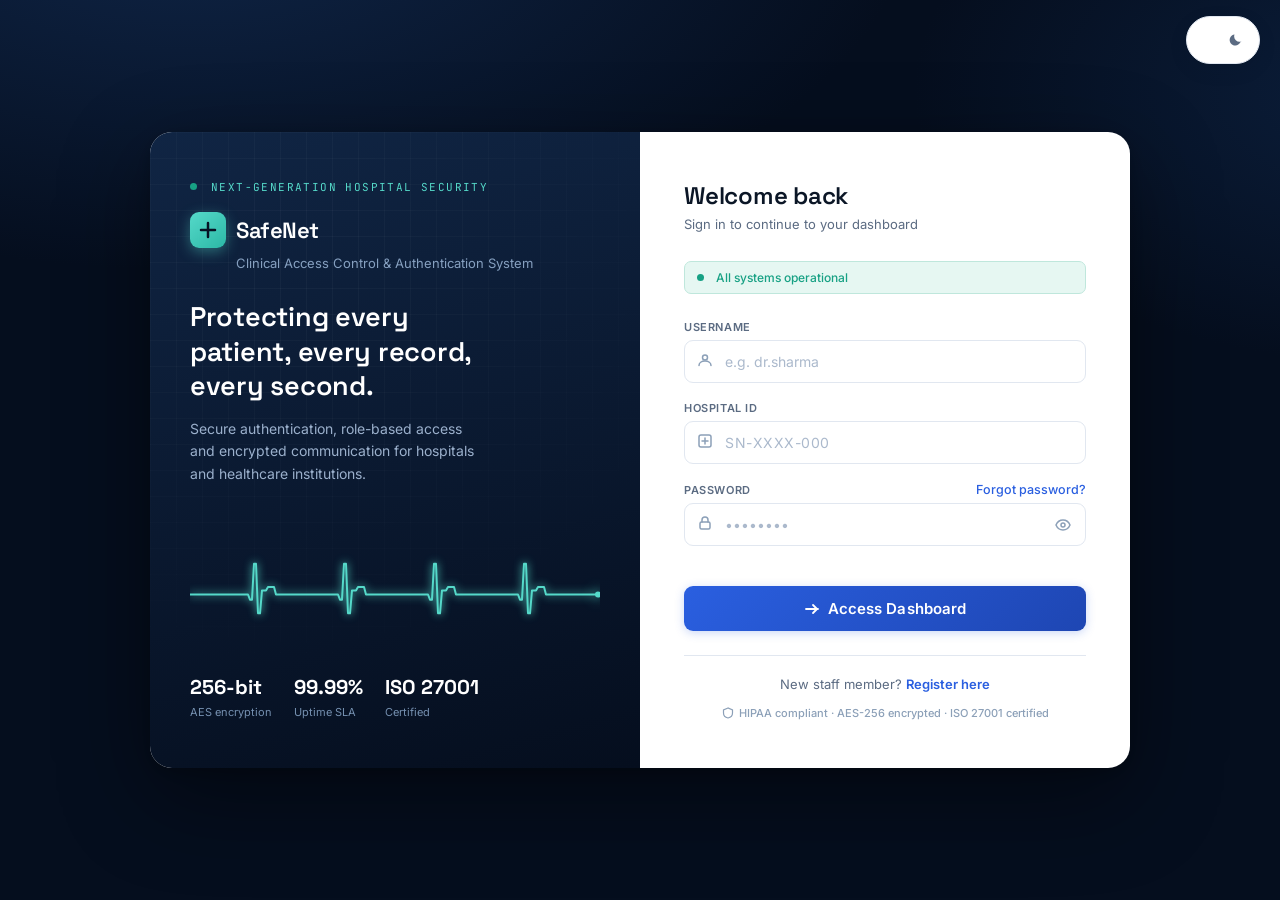
<file: frontend/settings.html>
<!DOCTYPE html>
<html lang="en">
<head>
    <meta charset="UTF-8">
    <meta name="viewport" content="width=device-width, initial-scale=1.0">
    <title>SafeNet — Settings</title>
    <link rel="preconnect" href="https://fonts.googleapis.com">
    <link href="https://fonts.googleapis.com/css2?family=Inter:wght@300;400;500;600;700&family=Space+Grotesk:wght@500;600;700&family=JetBrains+Mono:wght@400;500&display=swap" rel="stylesheet">
    <link rel="stylesheet" href="css/design-system.css">
    <script src="js/darkmode.js"></script>
    <link rel="stylesheet" href="css/settings.css">
</head>
<body class="app-body">

<div class="toast" id="toast">
    <svg width="14" height="14" viewBox="0 0 14 14" fill="none"><path d="M2 7l3.5 3.5 6.5-7" stroke="#0D9373" stroke-width="1.8" stroke-linecap="round" stroke-linejoin="round"/></svg>
    <span id="toastMsg">Settings saved</span>
</div>

<aside>
    <div class="sidebar-brand">
        <div class="logo-icon">
            <svg width="18" height="18" viewBox="0 0 20 20" fill="none"><path d="M10 3v14M3 10h14" stroke="white" stroke-width="2.5" stroke-linecap="round"/></svg>
        </div>
        <div class="brand-text"><span>SafeNet</span><sub>Settings</sub></div>
    </div>

    <div style="padding: 0 8px; margin-bottom: 20px;">
        <div class="sidebar-user-name" id="sidebarUserName">—</div>
        <div class="sidebar-user-id" id="sidebarUserHospitalId">—</div>
    </div>

    <span class="nav-section-label">Navigation</span>
    <a class="nav-item" href="dashboard_icu.html">
        <svg width="15" height="15" viewBox="0 0 16 16" fill="none"><rect x="2" y="2" width="5" height="5" rx="1" stroke="currentColor" stroke-width="1.4"/><rect x="9" y="2" width="5" height="5" rx="1" stroke="currentColor" stroke-width="1.4"/><rect x="2" y="9" width="5" height="5" rx="1" stroke="currentColor" stroke-width="1.4"/><rect x="9" y="9" width="5" height="5" rx="1" stroke="currentColor" stroke-width="1.4"/></svg>
        Dashboard
    </a>
    <a class="nav-item" href="patients.html">
        <svg width="15" height="15" viewBox="0 0 16 16" fill="none"><circle cx="6" cy="5" r="2.5" stroke="currentColor" stroke-width="1.4"/><path d="M1 13c0-2.5 2-4 5-4s5 1.5 5 4" stroke="currentColor" stroke-width="1.4" stroke-linecap="round"/><path d="M11 8h4M13 6v4" stroke="currentColor" stroke-width="1.4" stroke-linecap="round"/></svg>
        Patient Records
    </a>
    <a class="nav-item active" href="#">
        <svg width="15" height="15" viewBox="0 0 16 16" fill="none"><circle cx="8" cy="8" r="2.5" stroke="currentColor" stroke-width="1.4"/><path d="M8 1v2M8 13v2M1 8h2M13 8h2M3 3l1.5 1.5M11.5 11.5L13 13M3 13l1.5-1.5M11.5 4.5L13 3" stroke="currentColor" stroke-width="1.4" stroke-linecap="round"/></svg>
        Settings
    </a>
    <a class="nav-item" href="help.html">
        <svg width="15" height="15" viewBox="0 0 16 16" fill="none"><circle cx="8" cy="8" r="6" stroke="currentColor" stroke-width="1.4"/><path d="M6 6c0-1.1.9-2 2-2s2 .9 2 2c0 1-1 1.5-2 2" stroke="currentColor" stroke-width="1.4" stroke-linecap="round"/><circle cx="8" cy="12" r=".6" fill="currentColor"/></svg>
        Help
    </a>

    <div class="sidebar-footer">
        <a class="nav-item nav-item-muted" href="#" onclick="SafeNetAPI.logout(); return false;">
            <svg width="15" height="15" viewBox="0 0 16 16" fill="none"><path d="M6 3H3a1 1 0 00-1 1v8a1 1 0 001 1h3M10 11l3-3-3-3M5 8h8" stroke="currentColor" stroke-width="1.4" stroke-linecap="round" stroke-linejoin="round"/></svg>
            Sign out
        </a>
        <div class="sidebar-status"><span class="status-dot"></span>RBAC verified</div>
    </div>
</aside>

<main class="settings-main">
    <h2 class="display" style="font-size:22px;font-weight:600;margin-bottom:4px;">Settings</h2>
    <p class="page-sub">Manage your profile, security, notifications, and system preferences</p>

    <div class="tabs">
        <button class="tab active" onclick="switchTab('profile', this)">Profile</button>
        <button class="tab" onclick="switchTab('security', this)">Security</button>
        <button class="tab" onclick="switchTab('notifications', this)">Notifications</button>
        <button class="tab" onclick="switchTab('system', this)">System</button>
    </div>

    <!-- Profile -->
    <div class="section active" id="tab-profile">
        <div class="panel">
            <div class="panel-header">
                <div class="panel-title">Profile Information</div>
                <div class="panel-sub">Update your name, contact, and role details</div>
            </div>
            <div class="panel-body">
                <div class="avatar-section">
                    <div class="avatar-circle" id="avatarCircle">AJ</div>
                    <div class="avatar-actions">
                        <input type="file" id="photoInput" accept="image/jpeg,image/png" style="display:none;" onchange="uploadPhoto()">
                        <button class="btn-link" onclick="document.getElementById('photoInput').click()">Upload photo</button>
                        <button class="btn-link danger" onclick="removePhoto()">Remove photo</button>
                        <span style="font-size:11px;color:var(--muted);">JPG or PNG · Max 2 MB</span>
                    </div>
                </div>
                <div class="form-row">
                    <div class="form-group">
                        <label class="form-label">First Name</label>
                        <input class="form-input" id="p-first" value="Anjali">
                        <span class="field-error" id="err-p-first">Letters only, required.</span>
                    </div>
                    <div class="form-group">
                        <label class="form-label">Last Name</label>
                        <input class="form-input" id="p-last" value="Mehta">
                        <span class="field-error" id="err-p-last">Letters only, required.</span>
                    </div>
                </div>
                <div class="form-group">
                    <label class="form-label">Work Email</label>
                    <input class="form-input" id="p-email" value="a.mehta@hospital.in" type="email">
                    <span class="field-error" id="err-p-email">Enter a valid email address.</span>
                </div>
                <div class="form-row">
                    <div class="form-group">
                        <label class="form-label">Phone</label>
                        <input class="form-input" id="p-phone" value="+91 98001 11234" type="tel">
                        <span class="field-error" id="err-p-phone">Enter a valid 10-digit phone number.</span>
                    </div>
                    <div class="form-group">
                        <label class="form-label">Department</label>
                        <input class="form-input" id="p-department" value="—" readonly>
                        <div class="form-hint">Read-only · Contact admin to change department</div>
                    </div>
                </div>
                <div class="form-group">
                    <label class="form-label">Role / Designation</label>
                    <input class="form-input" id="p-designation" value="" placeholder="e.g. Consultant Physician">
                </div>
                <div class="btn-row">
                    <button class="btn-primary" onclick="saveProfile()">Save changes</button>
                    <button class="btn-secondary">Discard</button>
                </div>
            </div>
        </div>

        <div class="panel">
            <div class="panel-header">
                <div class="panel-title">Hospital Identity</div>
                <div class="panel-sub">Your system-assigned credentials — contact admin to update</div>
            </div>
            <div class="panel-body">
                <div class="form-row">
                    <div class="form-group">
                        <label class="form-label">Hospital ID</label>
                        <input class="form-input" id="p-hospitalId" value="—" style="font-family:var(--mono);" readonly>
                        <div class="form-hint">Read-only · Assigned by admin</div>
                    </div>
                    <div class="form-group">
                        <label class="form-label">Access Role</label>
                        <input class="form-input" id="p-role" value="—" style="font-family:var(--mono);" readonly>
                        <div class="form-hint">Read-only · RBAC managed</div>
                    </div>
                </div>
            </div>
        </div>
    </div>

    <!-- Security -->
    <div class="section" id="tab-security">
        <div class="panel">
            <div class="panel-header">
                <div class="panel-title">Change Password</div>
                <div class="panel-sub">Use a strong password with letters, numbers, and symbols</div>
            </div>
            <div class="panel-body">
                <div class="form-group">
                    <label class="form-label">Current Password</label>
                    <input class="form-input" type="password" placeholder="••••••••" id="currentPw">
                    <span class="field-error" id="err-currentPw">Enter your current password.</span>
                </div>
                <div class="form-row">
                    <div class="form-group">
                        <label class="form-label">New Password</label>
                        <input class="form-input" type="password" placeholder="••••••••" id="newPw">
                        <span class="field-error" id="err-newPw">Must meet all requirements below.</span>
                    </div>
                    <div class="form-group">
                        <label class="form-label">Confirm Password</label>
                        <input class="form-input" type="password" placeholder="••••••••" id="confirmPw">
                        <span class="field-error" id="err-confirmPw">Passwords do not match.</span>
                    </div>
                </div>
                <div style="background:var(--surface);border:1px solid var(--border);border-radius:8px;padding:12px 14px;margin-bottom:16px;">
                    <div style="font-size:12px;font-weight:600;color:var(--muted);margin-bottom:8px;">Password strength requirements</div>
                    <div style="display:flex;flex-direction:column;gap:5px;" id="pwChecks">
                        <div class="pw-check" data-rule="length">✗ &nbsp;Minimum 8 characters</div>
                        <div class="pw-check" data-rule="upper">✗ &nbsp;One uppercase letter</div>
                        <div class="pw-check" data-rule="num">✗ &nbsp;One number</div>
                        <div class="pw-check" data-rule="special">✗ &nbsp;One special character (!@#$%)</div>
                    </div>
                </div>
                <div class="btn-row">
                    <button class="btn-primary" onclick="updatePassword()">Update password</button>
                </div>
            </div>
        </div>

        <div class="panel">
            <div class="panel-header">
                <div class="panel-title">Active Sessions</div>
                <div class="panel-sub">Devices currently signed in to your SafeNet account</div>
            </div>
            <div class="panel-body" style="padding:16px 20px;">
                <div class="session-row">
                    <div class="session-icon">
                        <svg width="16" height="16" viewBox="0 0 16 16" fill="none"><rect x="1" y="3" width="14" height="9" rx="1.5" stroke="var(--muted)" stroke-width="1.4"/><path d="M5 12l1 1h4l1-1" stroke="var(--muted)" stroke-width="1.4" stroke-linecap="round"/></svg>
                    </div>
                    <div class="session-info">
                        <div class="session-device">Chrome · Windows 11 <span class="current-badge">Current</span></div>
                        <div class="session-meta">IN-MH-007 · Last active: just now</div>
                    </div>
                </div>
                <div class="session-row">
                    <div class="session-icon">
                        <svg width="16" height="16" viewBox="0 0 16 16" fill="none"><rect x="4" y="1" width="8" height="14" rx="2" stroke="var(--muted)" stroke-width="1.4"/><circle cx="8" cy="12.5" r=".8" fill="var(--muted)"/></svg>
                    </div>
                    <div class="session-info">
                        <div class="session-device">Safari · iPhone 14</div>
                        <div class="session-meta">IN-MH-007 · Last active: 2 hrs ago</div>
                    </div>
                    <button class="btn-danger" style="padding:5px 12px;font-size:11px;" onclick="showToast('Session revoked')">Revoke</button>
                </div>
                <div style="margin-top:16px;">
                    <button class="btn-danger" onclick="showToast('All other sessions signed out')">Sign out all other sessions</button>
                </div>
            </div>
        </div>

        <div class="panel">
            <div class="panel-header">
                <div class="panel-title">Two-Factor Authentication</div>
                <div class="panel-sub">Add an extra layer of security to your account</div>
            </div>
            <div class="panel-body">
                <div class="toggle-row">
                    <div class="toggle-info">
                        <div class="toggle-name">Authenticator App (TOTP)</div>
                        <div class="toggle-desc">Use Google Authenticator or similar to generate login codes</div>
                    </div>
                    <label class="toggle"><input type="checkbox" checked><span class="toggle-slider"></span></label>
                </div>
                <div class="toggle-row">
                    <div class="toggle-info">
                        <div class="toggle-name">SMS Verification</div>
                        <div class="toggle-desc">Send a one-time code to +91 98001 ••••34 on login</div>
                    </div>
                    <label class="toggle"><input type="checkbox"><span class="toggle-slider"></span></label>
                </div>
            </div>
        </div>
    </div>

    <!-- Notifications -->
    <div class="section" id="tab-notifications">
        <div class="panel">
            <div class="panel-header">
                <div class="panel-title">Alert Preferences</div>
                <div class="panel-sub">Choose which clinical and system alerts you receive</div>
            </div>
            <div class="panel-body" style="padding: 0 20px;">
                <div class="toggle-row">
                    <div class="toggle-info">
                        <div class="toggle-name">Critical patient vitals</div>
                        <div class="toggle-desc">Push alert when a monitored patient crosses a danger threshold</div>
                    </div>
                    <label class="toggle"><input type="checkbox" checked><span class="toggle-slider"></span></label>
                </div>
                <div class="toggle-row">
                    <div class="toggle-info">
                        <div class="toggle-name">New urgent orders</div>
                        <div class="toggle-desc">Notify when a STAT or urgent order is assigned to your ward</div>
                    </div>
                    <label class="toggle"><input type="checkbox" checked><span class="toggle-slider"></span></label>
                </div>
                <div class="toggle-row">
                    <div class="toggle-info">
                        <div class="toggle-name">IoT anomaly flags</div>
                        <div class="toggle-desc">Alert when Isolation Forest detects device or access anomalies</div>
                    </div>
                    <label class="toggle"><input type="checkbox" checked><span class="toggle-slider"></span></label>
                </div>
                <div class="toggle-row">
                    <div class="toggle-info">
                        <div class="toggle-name">Patient admission / discharge</div>
                        <div class="toggle-desc">Notify on roster changes in your department</div>
                    </div>
                    <label class="toggle"><input type="checkbox"><span class="toggle-slider"></span></label>
                </div>
                <div class="toggle-row">
                    <div class="toggle-info">
                        <div class="toggle-name">System maintenance alerts</div>
                        <div class="toggle-desc">Scheduled downtime and upgrade notifications</div>
                    </div>
                    <label class="toggle"><input type="checkbox"><span class="toggle-slider"></span></label>
                </div>
            </div>
        </div>

        <div class="panel">
            <div class="panel-header">
                <div class="panel-title">Delivery Channels</div>
                <div class="panel-sub">Where should alerts be sent?</div>
            </div>
            <div class="panel-body" style="padding: 0 20px;">
                <div class="toggle-row">
                    <div class="toggle-info">
                        <div class="toggle-name">In-app notifications</div>
                        <div class="toggle-desc">Show banner alerts inside the SafeNet portal</div>
                    </div>
                    <label class="toggle"><input type="checkbox" checked><span class="toggle-slider"></span></label>
                </div>
                <div class="toggle-row">
                    <div class="toggle-info">
                        <div class="toggle-name">Email alerts</div>
                        <div class="toggle-desc">Send summary to a.mehta@hospital.in</div>
                    </div>
                    <label class="toggle"><input type="checkbox" checked><span class="toggle-slider"></span></label>
                </div>
                <div class="toggle-row">
                    <div class="toggle-info">
                        <div class="toggle-name">SMS alerts</div>
                        <div class="toggle-desc">Critical-only text to registered phone number</div>
                    </div>
                    <label class="toggle"><input type="checkbox"><span class="toggle-slider"></span></label>
                </div>
            </div>
        </div>

        <div class="btn-row">
            <button class="btn-primary" onclick="showToast('Notification preferences saved')">Save preferences</button>
        </div>
    </div>

    <!-- System -->
    <div class="section" id="tab-system">
        <div class="panel">
            <div class="panel-header">
                <div class="panel-title">Display & Language</div>
                <div class="panel-sub">Appearance and locale preferences</div>
            </div>
            <div class="panel-body">
                <div class="form-row">
                    <div class="form-group">
                        <label class="form-label">Language</label>
                        <select class="form-select" id="langSelect">
                            <option>English (India)</option>
                            <option>English (US)</option>
                            <option>Hindi</option>
                            <option>Tamil</option>
                        </select>
                    </div>
                    <div class="form-group">
                        <label class="form-label">Time Zone</label>
                        <select class="form-select" id="tzSelect">
                            <option>IST — Asia/Kolkata (UTC+5:30)</option>
                            <option>UTC</option>
                        </select>
                    </div>
                </div>
                <div class="form-group">
                    <label class="form-label">Date Format</label>
                    <select class="form-select" style="max-width:280px;" id="dateFormatSelect">
                        <option>DD/MM/YYYY</option>
                        <option>MM/DD/YYYY</option>
                        <option>YYYY-MM-DD</option>
                    </select>
                </div>
                <div class="toggle-row" style="padding: 14px 0 0;">
                    <div class="toggle-info">
                        <div class="toggle-name">Dark mode</div>
                        <div class="toggle-desc">Switch portal to a dark colour scheme</div>
                    </div>
                    <label class="toggle"><input type="checkbox" id="darkToggle"><span class="toggle-slider"></span></label>
                </div>
                <div class="btn-row" style="margin-top:20px;">
                    <button class="btn-primary" onclick="saveDisplayPreferences()">Save</button>
                </div>
            </div>
        </div>

        <div class="panel">
            <div class="panel-header">
                <div class="panel-title">System Information</div>
                <div class="panel-sub">Read-only environment details</div>
            </div>
            <div class="panel-body">
                <div style="display:flex;flex-direction:column;gap:10px;font-size:13px;">
                    <div style="display:flex;justify-content:space-between;padding-bottom:10px;border-bottom:1px solid var(--border);">
                        <span style="color:var(--muted);font-weight:500;">Build version</span>
                        <span style="font-family:var(--mono);">v4.2.1</span>
                    </div>
                    <div style="display:flex;justify-content:space-between;padding-bottom:10px;border-bottom:1px solid var(--border);">
                        <span style="color:var(--muted);font-weight:500;">Node</span>
                        <span style="font-family:var(--mono);">IN-MH-007</span>
                    </div>
                    <div style="display:flex;justify-content:space-between;padding-bottom:10px;border-bottom:1px solid var(--border);">
                        <span style="color:var(--muted);font-weight:500;">Encryption</span>
                        <span style="font-family:var(--mono);">AES-256-GCM · TLS 1.3</span>
                    </div>
                    <div style="display:flex;justify-content:space-between;">
                        <span style="color:var(--muted);font-weight:500;">Last audit</span>
                        <span style="font-family:var(--mono);" id="auditDate">—</span>
                    </div>
                </div>
            </div>
        </div>

        <div class="panel alert-card-critical">
            <div class="panel-header" style="background:var(--vital-red-lt);">
                <div class="panel-title" style="color:var(--alert);">Danger Zone</div>
                <div class="panel-sub">Irreversible actions — proceed with caution</div>
            </div>
            <div class="panel-body" style="display:flex;justify-content:space-between;align-items:center;flex-wrap:wrap;gap:12px;">
                <div>
                    <div style="font-size:13px;font-weight:600;">Deactivate account</div>
                    <div style="font-size:12px;color:var(--muted);margin-top:2px;">Removes access immediately. Contact admin to reactivate.</div>
                </div>
                <button class="btn-danger" onclick="if(confirm('Deactivate your account? Admin approval required to restore access.')) showToast('Deactivation request sent to admin')">Deactivate</button>
            </div>
        </div>
    </div>
</main>

<script src="js/api.js"></script>
<script src="js/effects.js"></script>
<script src="js/notification.js"></script>
<script src="js/search.js"></script>
<script src="js/global-toolbar.js"></script>
<script src="js/mobile-nav.js"></script>
<script src="js/ai.js"></script>
<script>
    let currentUser = SafeNetAPI.requireAuth();
    if (currentUser) {
        document.getElementById('sidebarUserName').textContent = currentUser.fullName || currentUser.username;
        document.getElementById('sidebarUserHospitalId').textContent = currentUser.hospitalId;
        document.getElementById('p-hospitalId').value = currentUser.hospitalId;
        document.getElementById('p-role').value = currentUser.role;
    }

    async function loadProfile() {
        try {
            const u = await SafeNetAPI.get('/users/me');
            document.getElementById('p-first').value = u.firstName;
            document.getElementById('p-last').value = u.lastName;
            document.getElementById('p-email').value = u.email;
            document.getElementById('p-phone').value = u.phone;
            document.getElementById('p-designation').value = u.designation || '';
            document.getElementById('p-department').value = u.department;

            // Display & Language — reflect whatever's actually saved, rather
            // than always showing the same hardcoded defaults regardless of
            // what the account has stored.
            if (u.language)   document.getElementById('langSelect').value = u.language;
            if (u.timeZone)   document.getElementById('tzSelect').value = u.timeZone;
            if (u.dateFormat) document.getElementById('dateFormatSelect').value = u.dateFormat;
            document.getElementById('darkToggle').checked = !!u.darkMode;

            if (u.photoPath) loadAvatarPhoto();
        } catch (err) {
            console.error('Could not load profile:', err.message);
        }
    }
    loadProfile();

    // Fetches the account's own photo (auth-protected, hence the manual
    // fetch+blob rather than a plain <img src="..."> which can't attach an
    // Authorization header) and swaps it in for the initials circle.
    async function loadAvatarPhoto() {
        try {
            const token = SafeNetAPI.getToken();
            const res = await fetch(API_BASE + '/users/me/photo', {
                headers: token ? { 'Authorization': 'Bearer ' + token } : {}
            });
            if (!res.ok) return; // no photo set, or couldn't load — leave initials showing
            const blob = await res.blob();
            const url = URL.createObjectURL(blob);
            const circle = document.getElementById('avatarCircle');
            circle.style.backgroundImage = `url(${url})`;
            circle.style.backgroundSize = 'cover';
            circle.style.backgroundPosition = 'center';
            circle.textContent = '';
        } catch (err) {
            console.error('Could not load avatar photo:', err.message);
        }
    }

    async function uploadPhoto() {
        const input = document.getElementById('photoInput');
        const file = input.files[0];
        if (!file) return;
        if (file.size > 2 * 1024 * 1024) { showToast('Photo must be 2 MB or smaller'); input.value = ''; return; }

        const formData = new FormData();
        formData.append('photo', file);
        try {
            const token = SafeNetAPI.getToken();
            const res = await fetch(API_BASE + '/users/me/photo', {
                method: 'POST',
                headers: token ? { 'Authorization': 'Bearer ' + token } : {},
                body: formData
            });
            const body = await res.json();
            if (!res.ok || !body.success) throw new Error(body.error || body.message || 'Upload failed');
            await loadAvatarPhoto();
            showToast('Profile photo updated');
        } catch (err) {
            showToast('Could not upload photo: ' + err.message);
        } finally {
            input.value = '';
        }
    }

    async function removePhoto() {
        try {
            await SafeNetAPI.delete('/users/me/photo');
            const circle = document.getElementById('avatarCircle');
            circle.style.backgroundImage = '';
            const u = SafeNetAPI.getUser();
            const initials = ((u?.fullName || u?.username || '?').trim().split(/\s+/).map(w => w[0]).join('').slice(0, 2)).toUpperCase();
            circle.textContent = initials;
            showToast('Profile photo removed');
        } catch (err) {
            showToast('Could not remove photo: ' + err.message);
        }
    }

    async function saveDisplayPreferences() {
        try {
            await SafeNetAPI.put('/users/me/preferences', {
                language:   document.getElementById('langSelect').value,
                timeZone:   document.getElementById('tzSelect').value,
                dateFormat: document.getElementById('dateFormatSelect').value,
                darkMode:   document.getElementById('darkToggle').checked,
            });
            showToast('Display settings saved');
        } catch (err) {
            showToast('Could not save display settings: ' + err.message);
        }
    }

    // Tabs
    function switchTab(id, el) {
        document.querySelectorAll('.section').forEach(s => s.classList.remove('active'));
        document.querySelectorAll('.tab').forEach(t => t.classList.remove('active'));
        document.getElementById('tab-' + id).classList.add('active');
        el.classList.add('active');
    }

    // Toast
    function showToast(msg) {
        const t = document.getElementById('toast');
        document.getElementById('toastMsg').textContent = msg;
        t.classList.add('show');
        setTimeout(() => t.classList.remove('show'), 3000);
    }

    // ── Field validators ──
    const NAME_RE  = /^[A-Za-z][A-Za-z '-]{1,49}$/;
    const EMAIL_RE = /^[^\s@]+@[^\s@]+\.[a-zA-Z]{2,}$/;
    const PHONE_RE = /^(\+91)?[6-9]\d{9}$/;

    function setFieldError(id, message) {
        const el = document.getElementById(id);
        const err = document.getElementById('err-' + id);
        if (message) {
            el.classList.add('input-invalid');
            err.textContent = message;
            err.classList.add('show');
        } else {
            el.classList.remove('input-invalid');
            err.classList.remove('show');
        }
    }

    async function saveProfile() {
        const first = document.getElementById('p-first').value.trim();
        const last  = document.getElementById('p-last').value.trim();
        const email = document.getElementById('p-email').value.trim();
        const phoneDigits = document.getElementById('p-phone').value.replace(/[\s-]/g, '');

        let valid = true;
        if (!first || !NAME_RE.test(first)) { setFieldError('p-first', !first ? 'This field is required.' : 'Letters only.'); valid = false; }
        else setFieldError('p-first', null);

        if (!last || !NAME_RE.test(last)) { setFieldError('p-last', !last ? 'This field is required.' : 'Letters only.'); valid = false; }
        else setFieldError('p-last', null);

        if (!email || !EMAIL_RE.test(email)) { setFieldError('p-email', 'Enter a valid email address.'); valid = false; }
        else setFieldError('p-email', null);

        if (!phoneDigits || !PHONE_RE.test(phoneDigits)) { setFieldError('p-phone', 'Enter a valid 10-digit phone number.'); valid = false; }
        else setFieldError('p-phone', null);

        if (!valid) return;

        const btn = document.querySelector('#tab-profile .btn-primary');
        const original = btn.textContent;
        btn.disabled = true; btn.textContent = 'Saving…';
        try {
            const updated = await SafeNetAPI.put('/users/me', {
                firstName: first, lastName: last, email, phone: document.getElementById('p-phone').value.trim(),
                designation: document.getElementById('p-designation').value.trim()
            });
            // Keep the session's cached display name in sync with what was just saved.
            const session = SafeNetAPI.getUser();
            if (session) {
                session.fullName = `${updated.firstName} ${updated.lastName}`;
                sessionStorage.setItem('sn_user', JSON.stringify(session));
                document.getElementById('sidebarUserName').textContent = session.fullName;
            }
            showToast('Profile updated successfully');
        } catch (err) {
            setFieldError('p-email', err.message);
        } finally {
            btn.disabled = false; btn.textContent = original;
        }
    }

    async function updatePassword() {
        const current = document.getElementById('currentPw').value;
        const newPw = document.getElementById('newPw').value;
        const confirmPw = document.getElementById('confirmPw').value;

        let valid = true;
        if (!current) { setFieldError('currentPw', 'Enter your current password.'); valid = false; }
        else setFieldError('currentPw', null);

        const rules = {
            length:  newPw.length >= 8,
            upper:   /[A-Z]/.test(newPw),
            num:     /[0-9]/.test(newPw),
            special: /[!@#$%^&*]/.test(newPw),
        };
        const rulesPass = Object.values(rules).every(Boolean);
        if (!rulesPass) { setFieldError('newPw', 'Must meet all requirements below.'); valid = false; }
        else setFieldError('newPw', null);

        if (!confirmPw || confirmPw !== newPw) { setFieldError('confirmPw', 'Passwords do not match.'); valid = false; }
        else setFieldError('confirmPw', null);

        if (!valid) return;

        const btn = document.querySelector('#tab-security .btn-primary');
        const original = btn.textContent;
        btn.disabled = true; btn.textContent = 'Updating…';
        try {
            await SafeNetAPI.put('/users/me/password', { currentPassword: current, newPassword: newPw });
            document.getElementById('currentPw').value = '';
            document.getElementById('newPw').value = '';
            document.getElementById('confirmPw').value = '';
            showToast('Password updated');
        } catch (err) {
            setFieldError('currentPw', err.message);
        } finally {
            btn.disabled = false; btn.textContent = original;
        }
    }

    // Password strength
    const newPw = document.getElementById('newPw');
    if (newPw) {
        newPw.addEventListener('input', () => {
            const v = newPw.value;
            const rules = {
                length:  v.length >= 8,
                upper:   /[A-Z]/.test(v),
                num:     /[0-9]/.test(v),
                special: /[!@#$%^&*]/.test(v),
            };
            document.querySelectorAll('.pw-check').forEach(el => {
                const rule = el.dataset.rule;
                el.style.color = rules[rule] ? 'var(--success)' : 'var(--muted)';
                el.textContent = (rules[rule] ? '✓' : '✗') + '  ' + el.textContent.slice(2);
            });
        });
    }

    // Audit date
    const d = new Date(); d.setDate(d.getDate() - 3);
    const el = document.getElementById('auditDate');
    if (el) el.textContent = d.toLocaleDateString('en-IN', { day:'2-digit', month:'short', year:'numeric' });
</script>
</body>
</html>
</file>
<file: frontend/css/design-system.css>
/* ============================================================
   SafeNet Design System
   A clinical-monitor inspired visual language: calm, legible
   surfaces for clinical data, wrapped in a deep-navy "vital
   signs" shell. The signature motif is the live pulse trace —
   the same waveform that watches a patient's heart now watches
   the system.
   ============================================================ */

*, *::before, *::after { box-sizing: border-box; margin: 0; padding: 0; }

:root {
  /* ── Core palette ── */
  --navy-deep:   #050E1E;
  --navy:        #0A1830;
  --navy-mid:    #102544;
  --navy-line:   #1E3A5F;

  --cloud:       #F4F7FC;
  --paper:       #FFFFFF;
  --ink:         #0B1626;
  --slate:       #5B6B82;
  --slate-lt:    #8CA0B8;
  --line:        #E1E7F0;
  --line-soft:   #EDF1F7;

  --pulse:       #2A5FE0;
  --pulse-dk:    #1E46B3;
  --pulse-lt:    #E8EEFE;
  --pulse-glow:  #55D9C9;
  --pulse-glow-dk: #2CB8A6;

  --vital-red:    #E3435F;
  --vital-red-lt: #FDECEF;
  --vital-amber:  #DB9A2C;
  --vital-amber-lt: #FBF2E1;
  --vital-green:  #17A184;
  --vital-green-lt: #E6F7F2;
  --vital-purple: #7C6FE3;
  --vital-purple-lt: #EEECFC;

  --icu:         #C6304A;
  --icu-lt:      #FDEBEF;

  /* ── Legacy aliases (kept so page-inline scripts referencing old
     variable names via style.color = 'var(--x)' keep working) ── */
  --ink-legacy:  var(--ink);
  --muted:       var(--slate);
  --border:      var(--line);
  --white:       var(--paper);
  --surface:     var(--cloud);
  --alert:       var(--vital-red);
  --alert-lt:    var(--vital-red-lt);
  --success:     var(--vital-green);
  --success-lt:  var(--vital-green-lt);
  --warn:        var(--vital-amber);
  --sidebar:     var(--navy-deep);

  /* ── Type ── */
  --display: 'Space Grotesk', 'Inter', sans-serif;
  --sans:    'Inter', sans-serif;
  --mono:    'JetBrains Mono', monospace;

  /* ── Elevation ── */
  --shadow-sm: 0 1px 2px rgba(9, 20, 40, 0.06);
  --shadow-md: 0 6px 20px rgba(9, 20, 40, 0.08), 0 2px 6px rgba(9, 20, 40, 0.05);
  --shadow-lg: 0 16px 48px rgba(9, 20, 40, 0.14), 0 4px 12px rgba(9, 20, 40, 0.06);
  --shadow-glow: 0 0 0 3px var(--pulse-lt);

  --radius-sm: 7px;
  --radius-md: 10px;
  --radius-lg: 16px;
  --ease: cubic-bezier(0.22, 1, 0.36, 1);
}

html { scroll-behavior: smooth; }

body {
  font-family: var(--sans);
  background: var(--cloud);
  color: var(--ink);
  -webkit-font-smoothing: antialiased;
}

h1, h2, h3, .display { font-family: var(--display); letter-spacing: -0.01em; }

a { color: var(--pulse); }

::selection { background: var(--pulse-glow); color: var(--navy-deep); }

/* Custom scrollbar */
::-webkit-scrollbar { width: 10px; height: 10px; }
::-webkit-scrollbar-track { background: transparent; }
::-webkit-scrollbar-thumb { background: #C7D3E4; border-radius: 10px; border: 2px solid var(--cloud); }
::-webkit-scrollbar-thumb:hover { background: #A9B9D0; }

@media (prefers-reduced-motion: reduce) {
  *, *::before, *::after { animation-duration: 0.001ms !important; animation-iteration-count: 1 !important; transition-duration: 0.001ms !important; scroll-behavior: auto !important; }
}

:focus-visible {
  outline: 2px solid var(--pulse-glow);
  outline-offset: 2px;
}

/* ============================================================
   Motion library
   ============================================================ */

@keyframes fadeUp {
  from { opacity: 0; transform: translateY(14px); }
  to   { opacity: 1; transform: translateY(0); }
}
@keyframes fadeIn { from { opacity: 0; } to { opacity: 1; } }

@keyframes scaleIn {
  from { opacity: 0; transform: scale(0.96); }
  to   { opacity: 1; transform: scale(1); }
}

@keyframes blink { 0%, 100% { opacity: 1; } 50% { opacity: 0.25; } }

@keyframes softPulseGlow {
  0%, 100% { box-shadow: 0 0 0 0 rgba(85, 217, 201, 0.45); }
  50%      { box-shadow: 0 0 0 6px rgba(85, 217, 201, 0); }
}

@keyframes shimmer {
  0%   { background-position: -400px 0; }
  100% { background-position: 400px 0; }
}

@keyframes floatSlow {
  0%, 100% { transform: translateY(0); }
  50%      { transform: translateY(-6px); }
}

@keyframes drawLine {
  from { stroke-dashoffset: 1400; }
  to   { stroke-dashoffset: 0; }
}

@keyframes ripple {
  from { transform: scale(0); opacity: 0.45; }
  to   { transform: scale(2.6); opacity: 0; }
}

@keyframes toastIn {
  from { opacity: 0; transform: translate(-50%, 12px); }
  to   { opacity: 1; transform: translate(-50%, 0); }
}

.reveal {
  opacity: 0;
  transform: translateY(16px);
  transition: opacity 0.6s var(--ease), transform 0.6s var(--ease);
}
.reveal.in-view { opacity: 1; transform: translateY(0); }

.stagger > * { opacity: 0; animation: fadeUp 0.55s var(--ease) forwards; }
.stagger > *:nth-child(1) { animation-delay: 0.03s; }
.stagger > *:nth-child(2) { animation-delay: 0.09s; }
.stagger > *:nth-child(3) { animation-delay: 0.15s; }
.stagger > *:nth-child(4) { animation-delay: 0.21s; }
.stagger > *:nth-child(5) { animation-delay: 0.27s; }
.stagger > *:nth-child(6) { animation-delay: 0.33s; }
.stagger > *:nth-child(n+7) { animation-delay: 0.38s; }

/* Ripple-enabled surface (JS adds .ripple span on click via effects.js) */
.rippleable { position: relative; overflow: hidden; }
.ripple-el {
  position: absolute; border-radius: 50%;
  background: rgba(255,255,255,0.55);
  transform: scale(0); pointer-events: none;
  animation: ripple 0.6s ease-out forwards;
}
.rippleable.dark .ripple-el { background: rgba(85,217,201,0.35); }

/* ============================================================
   Status dot / live indicators
   ============================================================ */

.status-dot {
  display: inline-block; width: 6px; height: 6px; border-radius: 50%;
  background: var(--vital-green); margin-right: 5px;
  animation: blink 2.4s ease-in-out infinite;
}
.status-dot.pulse-dot,
.pulse-dot {
  display: inline-block; width: 7px; height: 7px; border-radius: 50%;
  background: var(--vital-green); margin-right: 6px; flex-shrink: 0;
  animation: softPulseGlow 2s ease-in-out infinite;
}

/* ============================================================
   Auth shell (login / register / forgot / reset / logout)
   ============================================================ */

body.auth-body {
  min-height: 100vh;
  display: flex;
  justify-content: center;
  align-items: center;
  padding: 24px;
  position: relative;
  overflow-x: hidden;
  background:
    radial-gradient(1200px 600px at 15% -10%, #0F2547 0%, transparent 60%),
    radial-gradient(900px 500px at 110% 10%, #0B1E3B 0%, transparent 55%),
    var(--navy-deep);
}

/* Ambient pulse-trace canvas sitting behind the auth card */
.auth-trace {
  position: fixed; inset: 0; width: 100%; height: 100%;
  z-index: 0; opacity: 0.55; pointer-events: none;
}

.auth-wrap {
  position: relative; z-index: 1;
  width: 100%; max-width: 980px;
  display: grid; grid-template-columns: 1fr 1fr;
  background: var(--paper);
  border-radius: 22px;
  overflow: hidden;
  box-shadow: 0 30px 90px rgba(0,0,0,0.45), 0 4px 16px rgba(0,0,0,0.2);
  animation: scaleIn 0.6s var(--ease);
}

.auth-side {
  background:
    linear-gradient(165deg, var(--navy-mid) 0%, var(--navy-deep) 100%);
  color: #fff;
  padding: 48px 40px;
  display: flex; flex-direction: column; justify-content: space-between;
  position: relative;
  overflow: hidden;
  min-height: 100%;
}

.auth-side::before {
  content: '';
  position: absolute; inset: 0;
  background-image:
    linear-gradient(rgba(255,255,255,0.035) 1px, transparent 1px),
    linear-gradient(90deg, rgba(255,255,255,0.035) 1px, transparent 1px);
  background-size: 26px 26px;
  mask-image: radial-gradient(circle at 30% 20%, black, transparent 75%);
}

.auth-side-content { position: relative; z-index: 1; }

.auth-side .eyebrow {
  font-family: var(--mono); font-size: 11px; letter-spacing: 1.4px;
  color: var(--pulse-glow); text-transform: uppercase; margin-bottom: 18px;
  display: flex; align-items: center; gap: 8px;
}

.auth-side h2 {
  font-size: 27px; line-height: 1.28; font-weight: 600; margin-bottom: 14px;
  max-width: 320px;
}

.auth-side p.lede { color: #9BB0CC; font-size: 14px; line-height: 1.6; max-width: 300px; }

.auth-side-trace {
  position: relative; z-index: 1;
  height: 90px; margin: 28px 0 8px;
}

.auth-stat-row { display: flex; gap: 22px; position: relative; z-index: 1; }
.auth-stat-row div b { display: block; font-family: var(--display); font-size: 20px; color: #fff; }
.auth-stat-row div span { font-size: 11px; color: #7590B0; }

.auth-form-side { padding: 48px 44px; display: flex; flex-direction: column; justify-content: center; }

/* Legacy single-column card (logout / narrow states) */
.card {
  width: 480px;
  max-width: 100%;
  background: var(--paper);
  border: 1px solid var(--line);
  border-radius: var(--radius-lg);
  padding: 44px 40px 36px;
  box-shadow: var(--shadow-lg);
  display: flex;
  flex-direction: column;
  position: relative;
  z-index: 1;
  animation: scaleIn 0.5s var(--ease);
}

.header { margin-bottom: 28px; }

.wordmark { display: flex; align-items: center; gap: 10px; margin-bottom: 6px; }

.logo-icon {
  width: 36px; height: 36px;
  background: linear-gradient(140deg, var(--pulse) 0%, var(--pulse-dk) 100%);
  border-radius: 9px;
  display: flex; align-items: center; justify-content: center;
  flex-shrink: 0;
  box-shadow: 0 4px 14px rgba(42, 95, 224, 0.35);
}
.auth-side .logo-icon,
.logo-icon.on-dark {
  background: linear-gradient(140deg, var(--pulse-glow) 0%, var(--pulse-glow-dk) 100%);
  box-shadow: 0 4px 14px rgba(85, 217, 201, 0.4);
}

.wordmark h1 {
  font-family: var(--display);
  font-size: 22px; font-weight: 600; color: var(--ink); letter-spacing: -0.02em;
}
.auth-side .wordmark h1 { color: #fff; }

.tagline { font-size: 13px; color: var(--slate); margin-left: 46px; line-height: 1.4; }
.auth-side .tagline { color: #86A0C0; }

/* System status bar */
.status-bar {
  display: flex; align-items: center; gap: 6px;
  background: var(--vital-green-lt); border: 1px solid #BFE7DC;
  border-radius: var(--radius-sm); padding: 8px 12px; margin-bottom: 26px;
  font-size: 12px; font-weight: 500; color: var(--vital-green);
}

/* ============================================================
   Forms
   ============================================================ */

.form-group { margin-bottom: 18px; }

label, .form-label {
  display: block; font-size: 11px; font-weight: 600; color: var(--slate);
  text-transform: uppercase; letter-spacing: 0.6px; margin-bottom: 6px;
}

.input-wrap { position: relative; }

.input-icon {
  position: absolute; left: 13px; top: 50%; transform: translateY(-50%);
  color: var(--slate-lt); pointer-events: none; transition: color 0.15s;
}

input[type="text"], input[type="password"], input[type="email"],
input[type="tel"], input[type="search"], input[type="date"],
select, textarea, .form-input, .form-textarea, .filter-select, .search-input {
  width: 100%;
  padding: 12px 14px;
  border: 1.5px solid var(--line);
  border-radius: 9px;
  font-family: var(--sans);
  font-size: 14px;
  color: var(--ink);
  background: var(--paper);
  outline: none;
  transition: border-color 0.15s var(--ease), box-shadow 0.15s var(--ease);
  appearance: none; -webkit-appearance: none;
}

.input-wrap input, .input-wrap select { padding-left: 40px; }
.search-wrap { position: relative; }
.search-wrap .search-input { padding-left: 38px; }
.search-icon { position: absolute; left: 12px; top: 50%; transform: translateY(-50%); color: var(--slate-lt); }

input:focus, select:focus, textarea:focus,
.form-input:focus, .form-textarea:focus, .filter-select:focus, .search-input:focus {
  border-color: var(--pulse);
  box-shadow: var(--shadow-glow);
}

input::placeholder, textarea::placeholder { color: #ABB9CC; }

input.input-invalid, .form-input.input-invalid {
  border-color: var(--vital-red) !important;
  box-shadow: 0 0 0 3px rgba(227,67,95,0.1) !important;
}
.field-error {
  display: none; font-size: 11.5px; color: var(--vital-red);
  margin-top: 5px; font-weight: 500;
}
.field-error.show { display: block; animation: fadeUp 0.25s var(--ease); }
.form-hint { font-size: 12px; color: var(--slate); margin-top: 5px; }

.id-input { font-family: var(--mono); font-size: 13px; letter-spacing: 0.5px; }

.pw-wrap { position: relative; }
.pw-toggle {
  position: absolute; right: 13px; top: 50%; transform: translateY(-50%);
  background: none; border: none; cursor: pointer; color: var(--slate-lt);
  padding: 2px; display: flex; align-items: center; transition: color 0.15s;
}
.pw-toggle:hover { color: var(--slate); }

.select-wrap { position: relative; }
.select-wrap::after {
  content: ''; position: absolute; right: 14px; top: 50%; transform: translateY(-50%);
  width: 0; height: 0; border-left: 4px solid transparent; border-right: 4px solid transparent;
  border-top: 5px solid var(--slate-lt); pointer-events: none;
}

.form-row { display: grid; grid-template-columns: 1fr 1fr; gap: 16px; }

/* Department / option pills */
.dept-pills { display: grid; grid-template-columns: 1fr 1fr; gap: 8px; margin-top: 2px; }
.dept-pill {
  display: flex; flex-direction: column; gap: 2px;
  padding: 12px 13px; border: 1.5px solid var(--line); border-radius: 10px;
  cursor: pointer; transition: border-color 0.15s, background 0.15s, box-shadow 0.15s, transform 0.15s;
  background: var(--paper);
}
.dept-pill:hover { border-color: #A9C0E8; background: #F6F9FF; transform: translateY(-1px); }
.dept-pill.selected { border-color: var(--pulse); background: var(--pulse-lt); box-shadow: var(--shadow-glow); }
.dept-pill input[type="radio"] { display: none; }
.dept-name { font-size: 13px; font-weight: 600; color: var(--ink); }
.dept-desc { font-size: 10px; color: var(--slate); font-weight: 400; }
.dept-pill-icon { font-size: 16px; margin-bottom: 2px; }

/* Toggle switch */
.toggle-row { display: flex; align-items: center; justify-content: space-between; padding: 12px 0; }
.toggle-name { font-size: 13.5px; font-weight: 600; color: var(--ink); }
.toggle-desc { font-size: 12px; color: var(--slate); margin-top: 2px; }
.toggle { position: relative; width: 40px; height: 23px; flex-shrink: 0; }
.toggle input { opacity: 0; width: 0; height: 0; }
.toggle-slider {
  position: absolute; inset: 0; background: #CBD5E5; border-radius: 20px; cursor: pointer;
  transition: background 0.2s var(--ease);
}
.toggle-slider::before {
  content: ''; position: absolute; width: 17px; height: 17px; left: 3px; top: 3px;
  background: #fff; border-radius: 50%; transition: transform 0.2s var(--ease);
  box-shadow: 0 1px 3px rgba(0,0,0,0.25);
}
.toggle input:checked + .toggle-slider { background: var(--pulse); }
.toggle input:checked + .toggle-slider::before { transform: translateX(17px); }

/* ============================================================
   Buttons
   ============================================================ */

.btn, .btn-primary, .btn-login, .btn-secondary, .btn-danger, .btn-success,
.btn-save, .btn-cancel, .btn-approve, .btn-reject, .btn-confirm, .btn-hold,
.btn-modal-cancel, .btn-modal-confirm {
  display: inline-flex; align-items: center; justify-content: center; gap: 8px;
  border: none; border-radius: 9px; padding: 12px 20px;
  font-family: var(--sans); font-size: 14px; font-weight: 600;
  cursor: pointer; transition: background 0.15s var(--ease), transform 0.08s var(--ease), box-shadow 0.2s var(--ease), border-color .15s;
  letter-spacing: 0.1px; text-decoration: none;
}
.btn:active, .btn-primary:active, .btn-login:active, .btn-secondary:active,
.btn-danger:active, .btn-success:active, .btn-save:active, .btn-approve:active {
  transform: scale(0.98);
}

.btn-primary, .btn-login, .btn-save, .btn-approve, .btn-confirm, .btn-modal-confirm {
  width: auto;
  background: linear-gradient(135deg, var(--pulse) 0%, var(--pulse-dk) 100%);
  color: #fff;
  box-shadow: 0 2px 10px rgba(42,95,224,0.25);
}
.btn-login { width: 100%; padding: 13px; font-size: 15px; margin-top: 22px; }
.btn-primary:hover, .btn-login:hover, .btn-save:hover, .btn-approve:hover,
.btn-confirm:hover, .btn-modal-confirm:hover {
  box-shadow: 0 6px 20px rgba(42,95,224,0.38);
  transform: translateY(-1px);
}

.btn-secondary, .btn-cancel, .btn-modal-cancel, .btn-hold {
  background: var(--paper); color: var(--ink); border: 1.5px solid var(--line);
}
.btn-secondary:hover, .btn-cancel:hover, .btn-modal-cancel:hover, .btn-hold:hover {
  border-color: #B7C4D8; background: #F7F9FC;
}

.btn-danger, .btn-reject {
  background: linear-gradient(135deg, var(--vital-red) 0%, #C22C48 100%); color: #fff;
  box-shadow: 0 2px 10px rgba(227,67,95,0.25);
}
.btn-danger:hover, .btn-reject:hover { box-shadow: 0 6px 20px rgba(227,67,95,0.35); transform: translateY(-1px); }

.btn-success { background: linear-gradient(135deg, var(--vital-green) 0%, #0F8570 100%); color: #fff; }

.btn-link { background: none; border: none; color: var(--pulse); font-weight: 600; cursor: pointer; padding: 0; font-size: 13px; }
.btn-link:hover { text-decoration: underline; }

.btn-sm { padding: 7px 12px; font-size: 12px; border-radius: 7px; }

.btn-row { display: flex; gap: 10px; }

button:disabled { opacity: 0.6; cursor: not-allowed; transform: none !important; }

/* Card footer / auth footer */
.card-footer { margin-top: 24px; padding-top: 20px; border-top: 1px solid var(--line); text-align: center; }
.card-footer p { font-size: 13px; color: var(--slate); }
.card-footer a { color: var(--pulse); font-weight: 600; text-decoration: none; }
.card-footer a:hover { text-decoration: underline; }

.security-badge {
  display: flex; align-items: center; justify-content: center; gap: 5px;
  margin-top: 14px; font-size: 11px; color: var(--slate-lt); font-weight: 500;
}

.alert-msg {
  display: none; background: var(--vital-red-lt); border: 1px solid #F4C3CC;
  border-radius: 7px; padding: 10px 13px; font-size: 13px; color: var(--vital-red);
  margin-top: 14px; font-weight: 500; animation: fadeUp 0.25s var(--ease);
}
.info-msg {
  display: none; background: var(--vital-amber-lt); border: 1px solid #F0DCA8;
  border-radius: 7px; padding: 10px 13px; font-size: 13px; color: #8A5A10;
  margin-top: 14px; font-weight: 500;
}

/* ============================================================
   App shell — sidebar / topbar / main
   ============================================================ */

body.app-body { font-family: var(--sans); background: var(--cloud); min-height: 100vh; display: flex; color: var(--ink); }

aside {
  width: 244px; flex-shrink: 0;
  background: linear-gradient(190deg, var(--navy-mid) 0%, var(--navy-deep) 100%);
  display: flex; flex-direction: column; padding: 26px 18px;
  min-height: 100vh; position: sticky; top: 0; height: 100vh;
  overflow-y: auto;
}

.sidebar-brand, .sidebar-brand-text { display: flex; align-items: center; gap: 10px; margin-bottom: 32px; }
.sidebar-brand-text > div { display: flex; align-items: center; gap: 10px; }

.brand-text span { font-size: 16px; font-weight: 700; color: #fff; letter-spacing: -0.02em; display: block; font-family: var(--display); }
.brand-text sub { font-size: 10px; font-weight: 600; color: #4F6C90; text-transform: uppercase; letter-spacing: 0.5px; }

.role-chip-sidebar {
  display: inline-block; background: rgba(85,217,201,0.16); color: var(--pulse-glow);
  font-size: 10px; font-family: var(--mono); padding: 3px 8px; border-radius: 5px; margin-top: 4px;
}

.nav-section-label {
  font-size: 10px; font-weight: 600; color: #3E5A7E;
  text-transform: uppercase; letter-spacing: 0.8px;
  padding: 0 10px; margin-bottom: 6px; margin-top: 22px;
}

.nav-item {
  display: flex; align-items: center; gap: 10px; padding: 9px 11px; border-radius: 8px;
  font-size: 13px; font-weight: 500; color: #8AA2C0; text-decoration: none;
  transition: background 0.15s, color 0.15s, transform 0.1s;
  cursor: pointer; border: none; background: none; width: 100%; text-align: left;
  position: relative;
}
.nav-item:hover { background: rgba(255,255,255,0.06); color: #D3E1F2; transform: translateX(2px); }
.nav-item.active {
  background: rgba(85,217,201,0.14); color: var(--pulse-glow);
}
.nav-item.active::before {
  content: ''; position: absolute; left: -18px; top: 50%; transform: translateY(-50%);
  width: 3px; height: 60%; background: var(--pulse-glow); border-radius: 0 3px 3px 0;
}

.btg-btn {
  display: flex; align-items: center; gap: 8px; width: 100%; padding: 10px 10px;
  background: rgba(198,48,74,0.16); border: 1px solid rgba(198,48,74,0.35); border-radius: 8px;
  font-size: 12px; font-weight: 700; color: #F0A0AF; cursor: pointer; font-family: var(--sans);
  text-transform: uppercase; letter-spacing: 0.5px; transition: background 0.15s, transform .1s; margin-top: 8px;
}
.btg-btn:hover { background: rgba(198,48,74,0.3); transform: translateY(-1px); }

.sidebar-footer { margin-top: auto; padding-top: 16px; border-top: 1px solid rgba(255,255,255,0.08); }

/* Metric-bar fill colors — were hardcoded inline hex on 11 progress
   bars across the 3 dashboards (width stays inline since it's
   data-driven; color is now a class so dark mode can adjust it). */
:root {
  --bar-red:   #D62B2B;
  --bar-green: #0D9373;
  --bar-amber: #D97706;
  --bar-blue:  #0055FF;
  --bar-gray:  #5A6A7E;
}
html[data-theme="dark"] {
  --bar-red:   #F0554F;
  --bar-green: #2FD1A8;
  --bar-amber: #F0A93A;
  --bar-blue:  #4C86FF;
  --bar-gray:  #8698B5;
}
.bar-red   { background: var(--bar-red); }
.bar-green { background: var(--bar-green); }
.bar-amber { background: var(--bar-amber); }
.bar-blue  { background: var(--bar-blue); }
.bar-gray  { background: var(--bar-gray); }

.load-error-banner {
  background: var(--vital-red-lt);
  border-bottom: 1px solid var(--vital-red);
  color: var(--alert);
  font-size: 13px;
}

/* Icon-tile accents on the Help page (quick-links + contact cards).
   Was hardcoded pastel hex per tile; now theme-aware classes. */
:root { --icon-pink-lt: #FCE4EC; }
html[data-theme="dark"] { --icon-pink-lt: #3A1F2A; }
.icon-tile-blue  { background: var(--pulse-lt); }
.icon-tile-green { background: var(--vital-green-lt); }
.icon-tile-amber { background: var(--vital-amber-lt); }
.icon-tile-pink  { background: var(--icon-pink-lt); }




/* Shared sidebar "signed in as" block — was duplicated inline across
   every authenticated page (admin, patients, settings, help, and all
   three dashboards). One definition now. */
.sidebar-user-name { font-size: 13px; font-weight: 600; color: #C0D4EC; }
.sidebar-user-id { font-size: 11px; color: #4A6080; font-family: var(--mono); }

/* Muted variant of .nav-item, used for the sign-out link. Was an
   inline color override repeated on every page. */
.nav-item-muted { color: #4A6080; }

/* Alert/warning cards used in dashboards (anomaly banners, flagged-bed
   notices). These use CSS variables so they correctly flip under
   html[data-theme="dark"] — the hardcoded hex versions they replace
   did not. */
.alert-card-warning { border-color: var(--vital-amber); background: var(--vital-amber-lt); }
.alert-card-critical { border-color: var(--vital-red); background: var(--vital-red-lt); }

.sidebar-status { font-size: 11px; color: #3E5A7E; font-family: var(--mono); padding: 8px 10px 0; }

/* Top padding is taller than the sides to leave clearance under the
   fixed .global-toolbar (search/bell/theme pill, top:16px, ~46px tall)
   so page badges and headers never render underneath/behind it. */
main { flex: 1; padding: 76px 36px 32px; overflow-y: auto; animation: fadeIn 0.4s var(--ease); }

.topbar {
  display: flex; align-items: center; justify-content: space-between; margin-bottom: 26px; gap: 16px; flex-wrap: wrap;
}
.topbar-title { font-family: var(--display); font-size: 22px; font-weight: 600; letter-spacing: -0.01em; }
.topbar-badges { display: flex; gap: 8px; align-items: center; }
.page-sub { color: var(--slate); font-size: 13.5px; margin-top: 4px; }

/* ── Sidebar-driven tabbed views: each nav item shows exactly one
   corresponding panel of content; every other view stays hidden.
   Shared across dashboards and the admin console. ── */
.dash-view { display: none; }
.dash-view.active { display: block; }

.dash-view-placeholder {
  text-align: center; padding: 64px 24px; color: var(--slate);
}
.dash-view-placeholder svg { margin: 0 auto 14px; display: block; opacity: 0.6; }
.dash-view-placeholder h3 { font-family: var(--display); font-size: 16px; font-weight: 600; color: var(--ink); margin-bottom: 6px; }
.dash-view-placeholder p { font-size: 13px; max-width: 360px; margin: 0 auto; line-height: 1.6; }

/* ── Download / export menu (patient report feature) ── */
.dl-menu-wrap { position: relative; display: inline-block; }
.dl-menu {
  position: absolute; top: calc(100% + 6px); right: 0; z-index: 50;
  background: var(--paper); border: 1px solid var(--line); border-radius: 10px;
  box-shadow: 0 10px 30px rgba(15,23,42,0.16); min-width: 200px; padding: 6px;
  display: none;
}
.dl-menu.open { display: block; }
.dl-menu button {
  display: flex; align-items: center; gap: 9px; width: 100%; text-align: left;
  background: none; border: none; padding: 9px 10px; border-radius: 7px;
  font-family: var(--sans); font-size: 13px; font-weight: 500; color: var(--ink);
  cursor: pointer;
}
.dl-menu button:hover { background: var(--cloud); }
.dl-menu button svg { flex-shrink: 0; color: var(--slate); }
.dl-menu .dl-menu-note { padding: 6px 10px 4px; font-size: 11px; color: var(--slate-lt); border-top: 1px solid var(--line-soft); margin-top: 4px; }

/* ── Patient health-status analytics (donut + legend) ── */
.health-overview-body { display: flex; align-items: center; gap: 26px; padding: 20px 22px; flex-wrap: wrap; }
.health-donut-wrap { position: relative; width: 120px; height: 120px; flex-shrink: 0; }
.health-donut { width: 120px; height: 120px; display: block; }
.health-legend { flex: 1; min-width: 190px; display: flex; flex-direction: column; gap: 11px; }
.ph-legend-row { display: flex; align-items: center; gap: 10px; font-size: 13.5px; }
.ph-dot { width: 10px; height: 10px; border-radius: 50%; flex-shrink: 0; }
.ph-legend-label { flex: 1; color: var(--ink); font-weight: 500; }
.ph-legend-val { font-weight: 700; color: var(--ink); font-variant-numeric: tabular-nums; }
.ph-legend-pct { font-weight: 500; color: var(--slate); font-size: 12px; }
.health-empty { color: var(--slate); font-size: 13px; padding: 4px 0; }
.health-skeleton { color: var(--slate-lt); font-size: 13px; padding: 4px 0; }

/* ============================================================
   Panels / cards / stat cards
   ============================================================ */

.panel {
  background: var(--paper); border: 1px solid var(--line); border-radius: var(--radius-md);
  box-shadow: var(--shadow-sm); margin-bottom: 20px; transition: box-shadow .2s var(--ease);
}
.panel:hover { box-shadow: var(--shadow-md); }
.panel-header { padding: 18px 22px; border-bottom: 1px solid var(--line-soft); display: flex; align-items: center; justify-content: space-between; gap: 12px; flex-wrap: wrap; }
.panel-title { font-family: var(--display); font-size: 15.5px; font-weight: 600; }
.panel-sub { font-size: 12px; color: var(--slate); margin-top: 2px; }
.panel-body { padding: 20px 22px; }

.two-col { display: grid; grid-template-columns: 1.4fr 1fr; gap: 20px; align-items: start; }

.stat-grid { display: grid; grid-template-columns: repeat(auto-fit, minmax(180px, 1fr)); gap: 14px; margin-bottom: 22px; }
.stat-card {
  background: var(--paper); border: 1px solid var(--line); border-radius: var(--radius-md);
  padding: 18px 18px; position: relative; overflow: hidden; box-shadow: var(--shadow-sm);
  transition: transform .18s var(--ease), box-shadow .18s var(--ease);
}
.stat-card:hover { transform: translateY(-2px); box-shadow: var(--shadow-md); }
.stat-card::before { content: ''; position: absolute; left: 0; top: 0; bottom: 0; width: 3px; background: var(--pulse); }
.stat-card.stat-alert::before, .stat-card.stat-accent.stat-alert::before { background: var(--vital-red); }
.stat-card.stat-warn::before { background: var(--vital-amber); }
.stat-card.stat-blue::before { background: var(--pulse); }
.stat-label { font-size: 11px; font-weight: 600; color: var(--slate); text-transform: uppercase; letter-spacing: 0.5px; }
.stat-value { font-family: var(--display); font-size: 27px; font-weight: 600; margin: 6px 0 2px; }
.stat-sub { font-size: 11.5px; color: var(--slate-lt); }

.section-divider { height: 1px; background: var(--line); margin: 18px 0; border: none; }

/* ============================================================
   Badges
   ============================================================ */

.badge, .role-chip, .severity-tag, .status-pill, .faq-tag, .bp-chip, .vital-badge {
  display: inline-flex; align-items: center; gap: 4px;
  font-size: 11px; font-weight: 700; padding: 3px 9px; border-radius: 20px;
  text-transform: uppercase; letter-spacing: 0.4px;
}
.badge-blue, .role-chip { background: var(--pulse-lt); color: var(--pulse-dk); }
.badge-green, .sev-info, .bp-normal { background: var(--vital-green-lt); color: var(--vital-green); }
.badge-red, .sev-critical, .bp-high { background: var(--vital-red-lt); color: var(--vital-red); }
.badge-amber, .sev-warning, .bp-watch { background: var(--vital-amber-lt); color: var(--vital-amber-dk, #93650F); }
html[data-theme="dark"] { --vital-amber-dk: #F0C879; }

.badge-purple { background: var(--vital-purple-lt); color: var(--vital-purple); }

/* ============================================================
   Tables
   ============================================================ */

table { width: 100%; border-collapse: collapse; font-size: 13px; }
th {
  text-align: left; font-size: 10.5px; font-weight: 700; color: var(--slate);
  text-transform: uppercase; letter-spacing: 0.5px; padding: 10px 14px; border-bottom: 1.5px solid var(--line);
}
td { padding: 12px 14px; border-bottom: 1px solid var(--line-soft); vertical-align: middle; }
tbody tr { transition: background 0.12s; }
tbody tr:hover { background: #F8FAFD; }
.td-mono { font-family: var(--mono); font-size: 12px; color: var(--slate); }

/* ============================================================
   Modals / drawers / toasts
   ============================================================ */

.modal-overlay, .drawer-overlay {
  position: fixed; inset: 0; background: rgba(7,15,30,0.55); backdrop-filter: blur(2px);
  display: none; align-items: center; justify-content: center; z-index: 200; animation: fadeIn 0.2s var(--ease);
}
.modal-overlay.show, .drawer-overlay.show, .modal-overlay.open, .drawer-overlay.open { display: flex; }

/* Toolbar (table filter row) */
.toolbar { display: flex; align-items: center; gap: 12px; margin-bottom: 20px; flex-wrap: wrap; }

.action-btn {
  padding: 5px 11px; border-radius: 7px; font-size: 11px; font-weight: 600;
  border: 1px solid var(--line); background: var(--paper); color: var(--slate);
  cursor: pointer; font-family: var(--sans); transition: all 0.15s var(--ease); margin-right: 4px;
}
.action-btn:hover { background: var(--pulse-lt); border-color: var(--pulse); color: var(--pulse); transform: translateY(-1px); }
.action-btn.danger:hover { background: var(--vital-red-lt); border-color: #F4C3CC; color: var(--vital-red); }

.patient-name { font-weight: 600; color: var(--ink); }
.patient-id { font-size: 11px; font-family: var(--mono); color: var(--slate); margin-top: 2px; }

/* Info blocks (drawers / read-only detail views) */
.info-block { margin-bottom: 20px; }
.info-label { font-size: 10px; font-weight: 600; text-transform: uppercase; letter-spacing: 0.7px; color: var(--slate); margin-bottom: 4px; }
.info-value { font-size: 14px; color: var(--ink); font-weight: 500; }
.info-grid { display: grid; grid-template-columns: 1fr 1fr; gap: 16px; }
.modal {
  background: var(--paper); border-radius: 16px; padding: 26px; width: 420px; max-width: 92vw;
  box-shadow: var(--shadow-lg); animation: scaleIn 0.25s var(--ease);
}
.modal-actions { display: flex; gap: 10px; margin-top: 20px; }

.drawer {
  position: fixed; top: 0; right: 0; height: 100vh; width: 420px; max-width: 92vw;
  background: var(--paper); box-shadow: -20px 0 60px rgba(9,20,40,0.2); z-index: 210;
  transform: translateX(100%); transition: transform 0.3s var(--ease); overflow-y: auto;
}
.drawer.show, .drawer.open { transform: translateX(0); }
.drawer-header { padding: 22px 24px; border-bottom: 1px solid var(--line); display: flex; align-items: center; justify-content: space-between; }
.drawer-title { font-family: var(--display); font-size: 17px; font-weight: 600; }
.drawer-close, .modal-close { background: none; border: none; cursor: pointer; color: var(--slate); padding: 4px; border-radius: 6px; transition: background .15s; }
.drawer-close:hover, .modal-close:hover { background: var(--line-soft); }

.toast {
  position: fixed; bottom: 28px; left: 50%; transform: translateX(-50%);
  background: var(--navy-deep); color: #fff; padding: 12px 20px; border-radius: 10px;
  font-size: 13px; font-weight: 500; box-shadow: var(--shadow-lg); z-index: 300;
  display: flex; align-items: center; gap: 8px; animation: toastIn 0.3s var(--ease);
}

/* Tabs */
.tabs { display: flex; gap: 4px; border-bottom: 1px solid var(--line); margin-bottom: 20px; }
.tab {
  padding: 10px 16px; font-size: 13px; font-weight: 600; color: var(--slate); cursor: pointer;
  border-bottom: 2px solid transparent; transition: color .15s, border-color .15s; background: none; border-top: none; border-left: none; border-right: none;
}
.tab:hover { color: var(--ink); }
.tab.active { color: var(--pulse); border-bottom-color: var(--pulse); }

/* Empty state */
.empty-state { text-align: center; padding: 40px 20px; color: var(--slate); font-size: 13.5px; }

/* Skeleton loading shimmer utility */
.skeleton {
  background: linear-gradient(90deg, #EDF1F7 0%, #F7F9FC 50%, #EDF1F7 100%);
  background-size: 800px 100%; animation: shimmer 1.6s linear infinite; border-radius: 6px;
}

/* Avatar */
.avatar, .avatar-circle {
  width: 38px; height: 38px; border-radius: 50%;
  background: linear-gradient(135deg, var(--pulse) 0%, var(--pulse-glow) 100%);
  color: #fff; display: flex; align-items: center; justify-content: center;
  font-weight: 700; font-size: 14px; flex-shrink: 0;
}

/* ============================================================
   Auth state panels (success / invalid / intro copy)
   ============================================================ */

.intro { font-size: 13.5px; color: var(--slate); line-height: 1.6; margin: 18px 0 24px; }

.success-panel { display: none; text-align: center; animation: fadeUp 0.4s var(--ease); }
.success-icon, .invalid-icon {
  width: 56px; height: 56px; border-radius: 50%;
  display: flex; align-items: center; justify-content: center; margin: 0 auto 18px;
  animation: scaleIn 0.4s var(--ease);
}
.success-icon { background: var(--vital-green-lt); box-shadow: 0 0 0 8px var(--vital-green-lt), 0 0 30px rgba(23,161,132,0.25); }
.invalid-icon { background: var(--vital-red-lt); box-shadow: 0 0 0 8px var(--vital-red-lt); }
.success-panel h2, .invalid-icon + h2 { font-family: var(--display); font-size: 19px; color: var(--ink); margin-bottom: 10px; font-weight: 600; }
.success-panel p { font-size: 13.5px; color: var(--slate); line-height: 1.6; }

.pw-checks { display: flex; flex-direction: column; gap: 6px; margin: 4px 0 18px; }
.pw-check { display: flex; align-items: center; gap: 8px; font-size: 12px; color: var(--slate-lt); transition: color .15s; }
.pw-check.met { color: var(--vital-green); font-weight: 600; }
.pw-check .dot { width: 6px; height: 6px; border-radius: 50%; background: currentColor; flex-shrink: 0; }

/* Countdown (logout) */
.countdown {
  font-family: var(--mono); font-size: 32px; font-weight: 500; text-align: center;
  color: var(--pulse); margin: 18px 0; letter-spacing: 1px;
}
.lock-icon {
  width: 52px; height: 52px; border-radius: 50%; background: var(--pulse-lt);
  display: flex; align-items: center; justify-content: center; margin: 0 auto 16px;
  animation: floatSlow 3s ease-in-out infinite;
}
.session-row { display: flex; justify-content: space-between; padding: 9px 0; border-bottom: 1px solid var(--line-soft); font-size: 13px; }
.session-row:last-child { border-bottom: none; }
.session-key { color: var(--slate); }
.session-val { font-family: var(--mono); font-weight: 500; }

/* Responsive */
@media (max-width: 1024px) {
  .two-col { grid-template-columns: 1fr; }
  .auth-wrap { grid-template-columns: 1fr; max-width: 480px; }
  .auth-side { display: none; }
}
@media (max-width: 900px) {
  body.auth-body { padding: 16px; }
  .card { padding: 32px 24px 28px; }

  /* Off-canvas sidebar drawer — replaces the old per-page inconsistent
     behavior (some pages hid the sidebar entirely below 768px with no way
     back in without rotating to landscape; others squeezed it into a
     full-width stacked block above the content). One consistent pattern
     now, everywhere: sidebar starts off-screen, a hamburger button (see
     .mobile-nav-toggle below, injected by js/mobile-nav.js) slides it in
     as an overlay, and a dimmed scrim behind it can be tapped to close. */
  aside {
    position: fixed; top: 0; left: 0; height: 100vh;
    width: 260px; max-width: 82vw;
    transform: translateX(-100%);
    transition: transform 0.28s var(--ease);
    z-index: 900;
    box-shadow: 10px 0 32px rgba(0,0,0,0.35);
  }
  aside.mobile-open { transform: translateX(0); }

  .mobile-nav-scrim {
    display: none; position: fixed; inset: 0;
    background: rgba(4,10,22,0.55); z-index: 899;
  }
  .mobile-nav-scrim.open { display: block; }

  .mobile-nav-toggle {
    display: flex; align-items: center; justify-content: center;
    position: fixed; top: 14px; left: 14px; z-index: 901;
    width: 40px; height: 40px; border-radius: 10px;
    background: var(--paper); border: 1px solid var(--line);
    box-shadow: 0 4px 14px rgba(15,23,42,0.16);
    color: var(--ink); cursor: pointer;
  }
}
@media (min-width: 901px) {
  .mobile-nav-toggle, .mobile-nav-scrim { display: none !important; }
}
@media (max-width: 480px) {
  .dept-pills, .form-row { grid-template-columns: 1fr; }
}

/* ============================================================
   Dark Mode
   Overrides only the "content surface" tokens (cloud/paper/ink/
   slate/line). The navy sidebar shell is already dark and needs
   no change — this keeps the same visual language, just flips
   the reading surface for low-light use.
   ============================================================ */
html[data-theme="dark"] {
  --cloud:      #0B1420;
  --paper:      #101B2C;
  --ink:        #E7EDF6;
  --slate:      #93A3BB;
  --slate-lt:   #5E6F8A;
  --line:       #223349;
  --line-soft:  #1A2739;

  --pulse-lt:   #16233D;
  --vital-red-lt:   #2B1620;
  --vital-amber-lt: #2B2314;
  --vital-green-lt: #10281F;
  --vital-purple-lt: #201C38;

  --shadow-sm: 0 1px 2px rgba(0,0,0,0.35);
  --shadow-md: 0 6px 20px rgba(0,0,0,0.4), 0 2px 6px rgba(0,0,0,0.3);
  --shadow-lg: 0 16px 48px rgba(0,0,0,0.5), 0 4px 12px rgba(0,0,0,0.3);
}

html[data-theme="dark"] ::-webkit-scrollbar-thumb { background: #2A3A52; border-color: var(--cloud); }
html[data-theme="dark"] ::-webkit-scrollbar-thumb:hover { background: #38496364; }

/* ============================================================
   Global Toolbar
   Injected by js/global-toolbar.js on every page. Fixed
   top-right cluster: search, notifications, live clock, dark
   mode toggle. Deliberately layout-independent so it works
   whether a page has a .topbar, a settings header, or none.
   ============================================================ */
.global-toolbar {
  position: fixed;
  top: 16px;
  right: 20px;
  z-index: 500;
  display: flex;
  align-items: center;
  gap: 6px;
  background: var(--paper);
  border: 1px solid var(--line);
  border-radius: 999px;
  box-shadow: var(--shadow-md);
  padding: 6px;
}

.gt-clock {
  font-family: var(--mono);
  font-size: 12px;
  color: var(--slate);
  padding: 0 10px;
  white-space: nowrap;
}

.gt-btn {
  position: relative;
  display: flex;
  align-items: center;
  justify-content: center;
  width: 34px;
  height: 34px;
  border-radius: 50%;
  border: none;
  background: transparent;
  color: var(--slate);
  cursor: pointer;
  transition: background 0.15s var(--ease), color 0.15s var(--ease);
}
.gt-btn:hover { background: var(--pulse-lt); color: var(--pulse); }
.gt-btn svg { width: 16px; height: 16px; }

.gt-dot {
  position: absolute;
  top: 6px;
  right: 6px;
  width: 8px;
  height: 8px;
  border-radius: 50%;
  background: var(--vital-red);
  border: 2px solid var(--paper);
  display: none;
}
.gt-dot.show { display: block; }

@media (max-width: 640px) {
  .gt-clock { display: none; }
  .global-toolbar { top: 10px; right: 10px; }
}

/* ---------- Notification panel ---------- */
.gt-overlay {
  position: fixed; inset: 0;
  background: rgba(5, 14, 30, 0.35);
  z-index: 600;
  opacity: 0; pointer-events: none;
  transition: opacity 0.2s var(--ease);
}
.gt-overlay.open { opacity: 1; pointer-events: auto; }

.notif-panel {
  position: fixed;
  top: 0; right: 0;
  height: 100%;
  width: 360px;
  max-width: 90vw;
  background: var(--paper);
  border-left: 1px solid var(--line);
  box-shadow: var(--shadow-lg);
  z-index: 601;
  transform: translateX(100%);
  transition: transform 0.25s var(--ease);
  display: flex;
  flex-direction: column;
}
.notif-panel.open { transform: translateX(0); }

.notif-head {
  display: flex; align-items: center; justify-content: space-between;
  padding: 18px 20px; border-bottom: 1px solid var(--line);
}
.notif-head h3 { font-size: 15px; font-family: var(--display); }
.notif-head-actions { display: flex; gap: 14px; }
.notif-head-actions button {
  background: none; border: none; color: var(--pulse); font-size: 12px;
  font-weight: 600; cursor: pointer;
}
.notif-list { flex: 1; overflow-y: auto; padding: 8px 0; }
.notif-item {
  display: flex; gap: 12px; padding: 12px 20px;
  border-bottom: 1px solid var(--line-soft);
  cursor: default;
}
.notif-item.unread { background: var(--pulse-lt); }
.notif-icon {
  width: 32px; height: 32px; border-radius: 50%;
  display: flex; align-items: center; justify-content: center;
  flex-shrink: 0; font-size: 14px;
}
.notif-icon.info { background: var(--pulse-lt); color: var(--pulse); }
.notif-icon.warn { background: var(--vital-amber-lt); color: var(--vital-amber); }
.notif-icon.critical { background: var(--vital-red-lt); color: var(--vital-red); }
.notif-body { flex: 1; }
.notif-title { font-size: 13px; font-weight: 600; color: var(--ink); }
.notif-meta { font-size: 11px; color: var(--slate); margin-top: 2px; }
.notif-empty { padding: 40px 20px; text-align: center; color: var(--slate); font-size: 13px; }

/* ---------- Global search ---------- */
.gsearch-overlay {
  position: fixed; inset: 0;
  background: rgba(5, 14, 30, 0.45);
  z-index: 600;
  display: flex; align-items: flex-start; justify-content: center;
  padding-top: 12vh;
  opacity: 0; pointer-events: none;
  transition: opacity 0.15s var(--ease);
}
.gsearch-overlay.open { opacity: 1; pointer-events: auto; }
.gsearch-box {
  width: 560px; max-width: 90vw;
  background: var(--paper);
  border-radius: var(--radius-lg);
  box-shadow: var(--shadow-lg);
  overflow: hidden;
  transform: translateY(-10px);
  transition: transform 0.15s var(--ease);
}
.gsearch-overlay.open .gsearch-box { transform: translateY(0); }
.gsearch-input-wrap { display: flex; align-items: center; gap: 10px; padding: 16px 20px; border-bottom: 1px solid var(--line); }
.gsearch-input-wrap svg { color: var(--slate); flex-shrink: 0; }
.gsearch-input { flex: 1; border: none; outline: none; background: none; font-size: 15px; color: var(--ink); font-family: var(--sans); }
.gsearch-hint { font-size: 11px; color: var(--slate-lt); border: 1px solid var(--line); border-radius: 5px; padding: 2px 6px; }
.gsearch-results { max-height: 320px; overflow-y: auto; padding: 8px; }
.gsearch-item {
  display: flex; align-items: center; gap: 12px;
  padding: 10px 12px; border-radius: var(--radius-md);
  cursor: pointer; font-size: 13px; color: var(--ink);
}
.gsearch-item:hover, .gsearch-item.active { background: var(--pulse-lt); }
.gsearch-item-icon { width: 28px; height: 28px; border-radius: 8px; background: var(--pulse-lt); color: var(--pulse); display: flex; align-items: center; justify-content: center; flex-shrink: 0; }
.gsearch-item-sub { font-size: 11px; color: var(--slate); }
.gsearch-empty { padding: 24px; text-align: center; color: var(--slate); font-size: 13px; }

/* ---------- Dark-mode toggle icon swap ---------- */
.gt-icon-sun { display: none; }
html[data-theme="dark"] .gt-icon-sun { display: block; }
html[data-theme="dark"] .gt-icon-moon { display: none; }

/* ============================================================
   AI Assistant (floating widget)
   Predefined-response hospital assistant — no external AI calls.
   Pulls real data from /patients and /admin/stats where those
   exist; anything without a backing endpoint (bed capacity,
   medicine stock) is clearly labeled as demo data in the reply.
   ============================================================ */
.ai-fab {
  position: fixed;
  bottom: 24px;
  right: 24px;
  z-index: 500;
  width: 54px;
  height: 54px;
  border-radius: 50%;
  border: none;
  cursor: pointer;
  background: linear-gradient(135deg, var(--pulse) 0%, var(--navy-deep) 100%);
  color: #fff;
  display: flex;
  align-items: center;
  justify-content: center;
  box-shadow: var(--shadow-lg);
  transition: transform 0.15s var(--ease);
}
.ai-fab:hover { transform: scale(1.06); }
.ai-fab svg { width: 22px; height: 22px; }

.ai-panel {
  position: fixed;
  bottom: 90px;
  right: 24px;
  z-index: 501;
  width: 380px;
  max-width: 92vw;
  height: 520px;
  max-height: 74vh;
  background: var(--paper);
  border: 1px solid var(--line);
  border-radius: var(--radius-lg);
  box-shadow: var(--shadow-lg);
  display: flex;
  flex-direction: column;
  overflow: hidden;
  opacity: 0;
  transform: translateY(12px) scale(0.98);
  pointer-events: none;
  transition: opacity 0.15s var(--ease), transform 0.15s var(--ease);
}
.ai-panel.open { opacity: 1; transform: translateY(0) scale(1); pointer-events: auto; }

.ai-head {
  display: flex; align-items: center; gap: 10px;
  padding: 14px 16px;
  background: linear-gradient(135deg, var(--navy) 0%, var(--navy-deep) 100%);
  color: #fff;
}
.ai-head-icon {
  width: 30px; height: 30px; border-radius: 50%;
  background: rgba(255,255,255,0.15);
  display: flex; align-items: center; justify-content: center;
  flex-shrink: 0;
}
.ai-head-title { font-size: 13px; font-weight: 700; }
.ai-head-sub { font-size: 11px; opacity: 0.75; }
.ai-head-close {
  margin-left: auto; background: none; border: none; color: #fff;
  opacity: 0.7; cursor: pointer; padding: 4px;
}
.ai-head-close:hover { opacity: 1; }

.ai-body { flex: 1; overflow-y: auto; padding: 14px 16px; display: flex; flex-direction: column; gap: 10px; }

.ai-msg { max-width: 88%; font-size: 13px; line-height: 1.5; }
.ai-msg-bot { align-self: flex-start; }
.ai-msg-user { align-self: flex-end; }
.ai-bubble { padding: 10px 13px; border-radius: 14px; }
.ai-msg-bot .ai-bubble { background: var(--pulse-lt); color: var(--ink); border-bottom-left-radius: 4px; }
.ai-msg-user .ai-bubble { background: var(--navy); color: #fff; border-bottom-right-radius: 4px; }
.ai-bubble table { width: 100%; border-collapse: collapse; margin-top: 6px; font-size: 12px; }
.ai-bubble td, .ai-bubble th { padding: 4px 6px; border-bottom: 1px solid var(--line); text-align: left; }
.ai-demo-tag {
  display: inline-block; margin-top: 6px; font-size: 10px; font-weight: 700;
  letter-spacing: 0.04em; text-transform: uppercase; color: var(--vital-amber);
  background: var(--vital-amber-lt); padding: 2px 7px; border-radius: 5px;
}

.ai-chips { display: flex; flex-wrap: wrap; gap: 6px; padding: 0 16px 12px; }
.ai-chip {
  font-size: 11.5px; padding: 6px 11px; border-radius: 999px;
  border: 1px solid var(--line); background: var(--paper); color: var(--slate);
  cursor: pointer; white-space: nowrap;
}
.ai-chip:hover { border-color: var(--pulse); color: var(--pulse); }

.ai-input-row {
  display: flex; align-items: center; gap: 8px;
  padding: 10px 12px; border-top: 1px solid var(--line);
}
.ai-input {
  flex: 1; border: 1px solid var(--line); border-radius: 999px;
  padding: 9px 14px; font-size: 13px; background: var(--cloud); color: var(--ink);
  outline: none; font-family: var(--sans);
}
.ai-send {
  width: 34px; height: 34px; border-radius: 50%; border: none;
  background: var(--pulse); color: #fff; display: flex; align-items: center;
  justify-content: center; cursor: pointer; flex-shrink: 0;
}
.ai-send:hover { background: var(--pulse-dk); }

@media (max-width: 480px) {
  .ai-panel { width: 94vw; right: 3vw; bottom: 84px; height: 68vh; }
}
</file>
<file: frontend/css/admin.css>
/* SafeNet — admin console (extends design-system.css) */

.topbar-title h2 { font-family: var(--display); font-size: 22px; font-weight: 600; letter-spacing: -0.01em; color: var(--ink); }
.topbar-title p { font-size: 13px; color: var(--slate); margin-top: 2px; }

.panel-body { padding: 0; }

/* ── Approval queue ── */
.approval-row { display: flex; align-items: flex-start; gap: 14px; padding: 16px 20px; border-bottom: 1px solid var(--line-soft); transition: background 0.12s; }
.approval-row:last-child { border-bottom: none; }
.approval-row:hover { background: #F8FAFD; }
.approval-info { flex: 1; min-width: 0; }
.approval-name { font-size: 13px; font-weight: 600; color: var(--ink); }
.approval-meta { font-size: 11px; color: var(--slate); margin-top: 2px; }
.approval-actions { display: flex; align-items: center; gap: 6px; flex-shrink: 0; }
.role-select {
  font-size: 11px; font-family: var(--mono); border: 1px solid var(--line); border-radius: 7px;
  padding: 5px 8px; background: var(--paper); color: var(--ink); outline: none; appearance: none; cursor: pointer;
}
.view-doc { font-size: 11px; color: var(--pulse); text-decoration: none; font-weight: 500; display: inline-flex; align-items: center; gap: 3px; margin-top: 4px; }
.view-doc:hover { text-decoration: underline; }

/* ── Anomaly log ── */
.anomaly-entry { padding: 14px 20px; border-bottom: 1px solid var(--line-soft); transition: background .12s; }
.anomaly-entry:hover { background: #FAFBFD; }
.anomaly-entry:last-child { border-bottom: none; }
.anomaly-header { display: flex; align-items: center; gap: 8px; margin-bottom: 5px; }
.anomaly-node { font-size: 11px; font-family: var(--mono); color: var(--slate); }
.anomaly-ts { font-size: 10px; color: var(--slate-lt); font-family: var(--mono); margin-left: auto; }
.anomaly-msg { font-size: 12px; color: var(--ink); line-height: 1.5; margin-bottom: 4px; }
.anomaly-class { font-size: 11px; font-family: var(--mono); color: var(--slate); }

/* ── Access table (aliases the generic <table> styling under a named class) ── */
.access-table { width: 100%; border-collapse: collapse; }
.access-table th {
  font-size: 10px; font-weight: 700; text-transform: uppercase; letter-spacing: 0.7px; color: var(--slate);
  padding: 11px 20px; text-align: left; background: var(--cloud); border-bottom: 1px solid var(--line);
}
.access-table td { padding: 12px 20px; font-size: 12.5px; color: var(--ink); border-bottom: 1px solid var(--line-soft); vertical-align: middle; }
.access-table tr:last-child td { border-bottom: none; }
.access-table tr:hover td { background: #F8FAFD; }

@media (max-width: 1100px) {
  .stat-grid { grid-template-columns: repeat(2, 1fr); }
}
</file>
<file: frontend/css/dashboard-common.css>
/* SafeNet — shared dashboard components (extends design-system.css) */

.topbar h2 { font-family: var(--display); font-size: 22px; font-weight: 600; letter-spacing: -0.01em; }
.topbar p { font-size: 13px; color: var(--slate); margin-top: 2px; }

.badge { font-family: var(--mono); border-radius: 6px; padding: 5px 11px; }

/* ── Vitals grid ── */
.vitals-grid { display: grid; grid-template-columns: repeat(3,1fr); gap: 16px; margin-bottom: 24px; }
.vital-card {
  background: var(--paper); border: 1px solid var(--line); border-radius: 13px; padding: 20px;
  position: relative; overflow: hidden; transition: transform .18s var(--ease), box-shadow .18s var(--ease);
  box-shadow: var(--shadow-sm);
}
.vital-card:hover { transform: translateY(-2px); box-shadow: var(--shadow-md); }
.vital-card.alert-state { border-color: #F4C3CC; background: linear-gradient(180deg, #FFF7F8 0%, #fff 100%); animation: softPulseGlow 2.4s ease-in-out infinite; }
.vital-label { font-size: 11px; font-weight: 600; text-transform: uppercase; letter-spacing: 0.7px; color: var(--slate); margin-bottom: 10px; }
.vital-value { font-family: var(--mono); font-size: 36px; font-weight: 500; letter-spacing: -1px; line-height: 1; color: var(--ink); }
.vital-unit { font-size: 13px; font-weight: 400; color: var(--slate); margin-left: 2px; }
.vital-bar-wrap { margin-top: 14px; height: 5px; background: var(--line); border-radius: 3px; overflow: hidden; }
.vital-bar { height: 100%; border-radius: 3px; transition: width 1s var(--ease); }
.vital-sub { font-size: 11px; color: var(--slate); margin-top: 8px; }
.vital-badge { position: absolute; top: 14px; right: 14px; }

/* ── Orders / medication queue ── */
.order-row { display: flex; align-items: flex-start; gap: 12px; padding: 14px 20px; border-bottom: 1px solid var(--line-soft); transition: background 0.12s; }
.order-row:last-child { border-bottom: none; }
.order-row:hover { background: #F8FAFD; }
.order-priority { width: 4px; height: 40px; border-radius: 2px; flex-shrink: 0; margin-top: 2px; }
.prio-stat { background: var(--vital-red); }
.prio-high { background: var(--vital-amber); }
.prio-med  { background: var(--vital-green); }
.order-info { flex: 1; }
.order-name { font-size: 13px; font-weight: 600; color: var(--ink); }
.order-meta { font-size: 11px; color: var(--slate); margin-top: 2px; }
.order-actions { display: flex; gap: 6px; flex-shrink: 0; margin-top: 2px; }
.btn-confirm { background: linear-gradient(135deg, var(--pulse) 0%, var(--pulse-dk) 100%); color: white; }
.btn-hold { background: var(--cloud); color: var(--slate); border: 1px solid var(--line); }

/* ── Patient summary cards ── */
.patient-card { padding: 15px 20px; border-bottom: 1px solid var(--line-soft); transition: background .12s; }
.patient-card:hover { background: #FAFBFD; }
.patient-card:last-child { border-bottom: none; }
.patient-card-header { display: flex; align-items: center; justify-content: space-between; margin-bottom: 8px; }
.patient-card-name { font-size: 13px; font-weight: 600; color: var(--ink); }
.patient-card-meta { font-size: 11px; color: var(--slate); margin-top: 1px; }
.mini-vitals { display: flex; gap: 10px; flex-wrap: wrap; }
.mini-vital { display: flex; flex-direction: column; background: var(--cloud); border: 1px solid var(--line); border-radius: 8px; padding: 6px 10px; transition: transform .12s; }
.mini-vital-val { font-family: var(--mono); font-size: 14px; font-weight: 500; color: var(--ink); }
.mini-vital-key { font-size: 9px; font-weight: 600; color: var(--slate); text-transform: uppercase; letter-spacing: 0.5px; margin-top: 1px; }

/* ── Break-the-glass / confirm modal (JS toggles .open) ── */
.modal-overlay.open { display: flex; }
.modal-icon { width: 48px; height: 48px; border-radius: 13px; background: var(--vital-red-lt); display: flex; align-items: center; justify-content: center; margin-bottom: 16px; }
.modal h3 { font-family: var(--display); font-size: 17px; font-weight: 600; color: var(--ink); margin-bottom: 8px; }
.modal p { font-size: 13px; color: var(--slate); line-height: 1.6; margin-bottom: 20px; }
.modal-reason { width: 100%; padding: 10px 12px; border: 1.5px solid var(--line); border-radius: 9px; font-family: var(--sans); font-size: 13px; color: var(--ink); outline: none; resize: none; margin-bottom: 16px; }
.modal-reason:focus { border-color: var(--vital-red); box-shadow: 0 0 0 3px var(--vital-red-lt); }
.audit-note { font-size: 11px; color: var(--slate-lt); margin-top: 10px; text-align: center; }

/* ── Priority / vitals badges (gynecology order variant) ── */
.order-priority.prio-high { background: var(--vital-amber); }

@media (max-width: 1100px) {
  .vitals-grid { grid-template-columns: repeat(2,1fr); }
}
@media (max-width: 768px) {
  main { padding: 64px 16px 20px; }
  .vitals-grid { grid-template-columns: 1fr; }
}
</file>
<file: frontend/css/dashboard-cardio.css>
/* SafeNet — cardiology dashboard (extends design-system.css) */

.stat-row { display: grid; grid-template-columns: repeat(4,1fr); gap: 16px; margin-bottom: 24px; }

/* ── ECG strip: the flagship monitoring visual ── */
.ecg-container {
  background: radial-gradient(120% 140% at 50% 0%, #071A12 0%, #020E1A 70%);
  border-radius: 0 0 13px 13px; padding: 24px 20px; position: relative;
  overflow: hidden; height: 168px; display: flex; align-items: center;
}
.ecg-grid {
  position: absolute; inset: 0;
  background-image:
    linear-gradient(rgba(0,230,150,0.08) 1px, transparent 1px),
    linear-gradient(90deg, rgba(0,230,150,0.08) 1px, transparent 1px);
  background-size: 20px 20px;
}
.ecg-canvas { position: absolute; inset: 0; width: 100%; height: 100%; }
.ecg-labels { position: absolute; right: 14px; top: 12px; display: flex; flex-direction: column; gap: 4px; z-index: 2; text-align: right; }
.ecg-label-item { font-family: var(--mono); font-size: 10px; color: rgba(0,255,150,0.55); }

/* ── Patient table ── */
.patient-table { width: 100%; border-collapse: collapse; }
.patient-table th {
  font-size: 10px; font-weight: 700; text-transform: uppercase; letter-spacing: 0.7px; color: var(--slate);
  padding: 11px 20px; text-align: left; background: var(--cloud); border-bottom: 1px solid var(--line);
}
.patient-table td { padding: 13px 20px; font-size: 12.5px; color: var(--ink); border-bottom: 1px solid var(--line-soft); vertical-align: middle; }
.patient-table tr:last-child td { border-bottom: none; }
.patient-table tr:hover td { background: #F8FAFD; }

.bp-chip { display: inline-block; padding: 3px 9px; border-radius: 6px; font-size: 11px; font-weight: 600; font-family: var(--mono); }
.bp-device { background: var(--pulse-lt); color: var(--pulse-dk); }

/* ── Metric bars ── */
.metric-row { display: flex; align-items: center; gap: 12px; padding: 12px 20px; border-bottom: 1px solid var(--line-soft); }
.metric-row:last-child { border-bottom: none; }
.metric-name { font-size: 12px; font-weight: 500; color: var(--ink); width: 130px; flex-shrink: 0; }
.metric-bar-wrap { flex: 1; height: 6px; background: var(--line); border-radius: 3px; overflow: hidden; }
.metric-bar { height: 100%; border-radius: 3px; transition: width 1s var(--ease); }
.metric-val { font-family: var(--mono); font-size: 11px; color: var(--slate); width: 50px; text-align: right; flex-shrink: 0; }

/* ── Implant log ── */
.implant-entry { display: flex; align-items: flex-start; gap: 12px; padding: 14px 20px; border-bottom: 1px solid var(--line-soft); transition: background .12s; }
.implant-entry:hover { background: #FAFBFD; }
.implant-entry:last-child { border-bottom: none; }
.implant-icon { width: 34px; height: 34px; border-radius: 9px; display: flex; align-items: center; justify-content: center; flex-shrink: 0; font-size: 15px; background: var(--vital-purple-lt); }
.implant-name { font-size: 13px; font-weight: 600; color: var(--ink); }
.implant-meta { font-size: 11px; color: var(--slate); margin-top: 2px; }
.implant-status { margin-left: auto; flex-shrink: 0; }

@media (max-width: 1100px) {
  .stat-row { grid-template-columns: repeat(2,1fr); }
}
</file>
<file: frontend/css/help.css>
/* SafeNet — help & support (extends design-system.css) */

/* Hero search */
.help-hero {
  background: linear-gradient(150deg, var(--navy-mid) 0%, var(--navy-deep) 100%);
  border-radius: 18px; padding: 42px 38px; margin-bottom: 28px; position: relative; overflow: hidden;
}
.help-hero::after {
  content: ''; position: absolute; right: -60px; top: -60px; width: 260px; height: 260px;
  border-radius: 50%; background: radial-gradient(circle, rgba(85,217,201,0.16) 0%, transparent 70%);
}
.help-hero h2 { font-family: var(--display); font-size: 23px; font-weight: 600; color: #fff; margin-bottom: 6px; position: relative; }
.help-hero p { font-size: 13px; color: #8FA8C6; margin-bottom: 22px; position: relative; }
.help-hero .search-wrap { max-width: 480px; position: relative; }
.help-hero .search-input { padding: 13px 14px 13px 42px; border: none; border-radius: 11px; box-shadow: var(--shadow-lg); }

/* Quick links */
.quick-grid { display: grid; grid-template-columns: repeat(4, 1fr); gap: 14px; margin-bottom: 28px; }
.quick-card {
  background: var(--paper); border: 1px solid var(--line); border-radius: 13px; padding: 18px;
  display: flex; flex-direction: column; align-items: flex-start; gap: 8px; cursor: pointer;
  transition: border-color 0.15s, box-shadow 0.15s, transform .15s; text-decoration: none;
}
.quick-card:hover { border-color: var(--pulse); box-shadow: var(--shadow-md); transform: translateY(-2px); }
.quick-icon { width: 40px; height: 40px; border-radius: 10px; display: flex; align-items: center; justify-content: center; font-size: 18px; }
.quick-title { font-size: 13px; font-weight: 600; color: var(--ink); }
.quick-sub { font-size: 11px; color: var(--slate); }

/* FAQ accordion */
.faq-item { border-bottom: 1px solid var(--line-soft); }
.faq-item:last-child { border-bottom: none; }
.faq-question { display: flex; align-items: center; justify-content: space-between; padding: 16px 20px; cursor: pointer; font-size: 13px; font-weight: 600; color: var(--ink); transition: background 0.12s; user-select: none; }
.faq-question:hover { background: #FAFBFD; }
.faq-chevron { transition: transform 0.25s var(--ease); color: var(--slate); flex-shrink: 0; }
.faq-item.open .faq-chevron { transform: rotate(180deg); }
.faq-answer { display: none; padding: 0 20px 18px; font-size: 13px; color: var(--slate); line-height: 1.7; }
.faq-item.open .faq-answer { display: block; animation: fadeUp 0.25s var(--ease); }

/* Contact cards */
.contact-card { padding: 16px 20px; border-bottom: 1px solid var(--line-soft); display: flex; align-items: flex-start; gap: 12px; }
.contact-card:last-child { border-bottom: none; }
.contact-icon { width: 38px; height: 38px; border-radius: 10px; display: flex; align-items: center; justify-content: center; flex-shrink: 0; }
.contact-name { font-size: 13px; font-weight: 600; color: var(--ink); }
.contact-detail { font-size: 12px; color: var(--slate); margin-top: 2px; }
.contact-link { font-size: 12px; color: var(--pulse); font-weight: 500; text-decoration: none; display: inline-block; margin-top: 4px; }
.contact-link:hover { text-decoration: underline; }

/* Status indicator */
.status-row { display: flex; align-items: center; justify-content: space-between; padding: 12px 20px; border-bottom: 1px solid var(--line-soft); font-size: 13px; }
.status-row:last-child { border-bottom: none; }
.status-name { color: var(--ink); font-weight: 500; }
.status-pill-dot { width: 6px; height: 6px; border-radius: 50%; background: var(--vital-green); animation: blink 2.4s ease-in-out infinite; }

/* Toast (static element, bottom-right) */
.toast { position: fixed; bottom: 24px; right: 24px; left: auto; transform: none; display: none; }
.toast.show { display: flex; animation: toastIn 0.3s var(--ease); }

@media (max-width: 1050px) {
  .quick-grid { grid-template-columns: repeat(2,1fr); }
}
</file>
<file: frontend/css/register.css>
/* SafeNet — registration wizard (extends design-system.css) */

.reg-body { align-items: flex-start !important; padding-top: 56px !important; }

.card.reg-card { max-width: 540px; text-align: left; }

/* Step indicator */
.steps { display: flex; align-items: center; gap: 0; margin-bottom: 30px; }
.step { display: flex; flex-direction: column; align-items: center; flex: 1; position: relative; }
.step:not(:last-child)::after {
  content: ''; position: absolute; top: 14px; left: 50%; width: 100%; height: 1.5px;
  background: var(--line); z-index: 0; transition: background .3s var(--ease);
}
.step.done:not(:last-child)::after, .step.active:not(:last-child)::after { background: var(--pulse); }
.step-dot {
  width: 28px; height: 28px; border-radius: 50%; background: var(--paper);
  border: 2px solid var(--line); display: flex; align-items: center; justify-content: center;
  font-size: 11px; font-weight: 700; color: var(--slate); position: relative; z-index: 1;
  transition: all 0.25s var(--ease);
}
.step.active .step-dot { background: var(--pulse); border-color: var(--pulse); color: #fff; box-shadow: 0 0 0 5px var(--pulse-lt); }
.step.done .step-dot { background: var(--vital-green); border-color: var(--vital-green); color: #fff; }
.step-label { font-size: 10px; font-weight: 600; color: var(--slate); margin-top: 6px; text-align: center; text-transform: uppercase; letter-spacing: 0.5px; }
.step.active .step-label { color: var(--pulse); }
.step.done .step-label { color: var(--vital-green); }

/* Form sections */
.form-section { display: none; animation: fadeUp 0.35s var(--ease); }
.form-section.active { display: block; }
.section-title { font-family: var(--display); font-size: 17px; font-weight: 600; color: var(--ink); margin-bottom: 4px; }
.section-sub { font-size: 13px; color: var(--slate); margin-bottom: 22px; }
label.field-label { display: block; font-size: 11px; font-weight: 600; color: var(--slate); text-transform: uppercase; letter-spacing: 0.7px; margin-bottom: 6px; }
.no-icon { padding-left: 14px !important; }
textarea { padding-left: 14px; resize: none; line-height: 1.5; }

/* Upload zone */
.upload-zone {
  border: 2px dashed var(--line); border-radius: 10px; padding: 26px 16px; text-align: center;
  cursor: pointer; transition: border-color 0.15s, background 0.15s, transform .15s; background: var(--cloud);
}
.upload-zone:hover, .upload-zone.dragover { border-color: var(--pulse); background: var(--pulse-lt); transform: translateY(-1px); }
.upload-zone input[type="file"] { display: none; }
.upload-icon {
  width: 42px; height: 42px; background: var(--pulse-lt); border-radius: 11px;
  display: flex; align-items: center; justify-content: center; margin: 0 auto 10px; color: var(--pulse);
}
.upload-label { font-size: 13px; font-weight: 600; color: var(--pulse); display: block; margin-bottom: 2px; }
.upload-sub { font-size: 11px; color: var(--slate); }
.upload-chosen {
  display: flex; align-items: center; gap: 8px; margin-top: 10px; padding: 9px 12px;
  background: var(--paper); border: 1px solid var(--line); border-radius: 8px; font-size: 12px;
  font-family: var(--mono); color: var(--ink); animation: fadeUp 0.25s var(--ease);
}

/* Review table */
.review-table { border: 1px solid var(--line); border-radius: 10px; overflow: hidden; font-size: 13px; margin-bottom: 4px; }
.review-row { display: flex; padding: 11px 14px; border-bottom: 1px solid var(--line); }
.review-row:last-child { border-bottom: none; }
.review-row:nth-child(odd) { background: var(--cloud); }
.review-key { font-size: 11px; font-weight: 600; text-transform: uppercase; letter-spacing: 0.6px; color: var(--slate); width: 130px; flex-shrink: 0; }
.review-val { color: var(--ink); font-weight: 500; }

/* Notice */
.notice {
  display: flex; gap: 10px; background: var(--vital-amber-lt); border: 1px solid #F0DCA8;
  border-radius: 9px; padding: 12px 14px; font-size: 12px; color: #8A5A10; margin-bottom: 18px;
}
.notice svg { flex-shrink: 0; margin-top: 1px; }

/* Success screen */
.success-screen { display: none; text-align: center; padding: 24px 0; animation: fadeUp 0.4s var(--ease); }
.success-screen .success-icon { width: 64px; height: 64px; margin-bottom: 18px; }
.success-screen h2 { font-family: var(--display); font-size: 21px; font-weight: 600; color: var(--ink); margin-bottom: 8px; }
.success-screen p { font-size: 14px; color: var(--slate); line-height: 1.6; }
</file>
<file: frontend/css/settings.css>
/* SafeNet — settings page (extends design-system.css) */

main.settings-main { max-width: 860px; }

/* Avatar section */
.avatar-section { display: flex; align-items: center; gap: 20px; margin-bottom: 24px; }
.avatar-actions { display: flex; flex-direction: column; gap: 6px; }

/* Sessions */
.session-row { display: flex; align-items: center; gap: 14px; padding: 13px 0; border-bottom: 1px solid var(--line-soft); }
.session-row:last-child { border-bottom: none; }
.session-icon { width: 38px; height: 38px; border-radius: 10px; background: var(--cloud); border: 1px solid var(--line); display: flex; align-items: center; justify-content: center; flex-shrink: 0; }
.session-info { flex: 1; }
.session-device { font-size: 13px; font-weight: 600; color: var(--ink); }
.session-meta { font-size: 11px; color: var(--slate); margin-top: 2px; font-family: var(--mono); }
.current-badge { font-size: 10px; background: var(--vital-green-lt); color: var(--vital-green); padding: 2px 8px; border-radius: 5px; font-weight: 700; margin-left: 8px; }

/* Toast (this page keeps it static in the DOM, bottom-right, toggled via .show) */
.toast { position: fixed; bottom: 24px; right: 24px; left: auto; transform: none; display: none; }
.toast.show { display: flex; animation: toastIn 0.3s var(--ease); }

@media (max-width: 768px) {
  .form-row { grid-template-columns: 1fr; }
}
</file>
